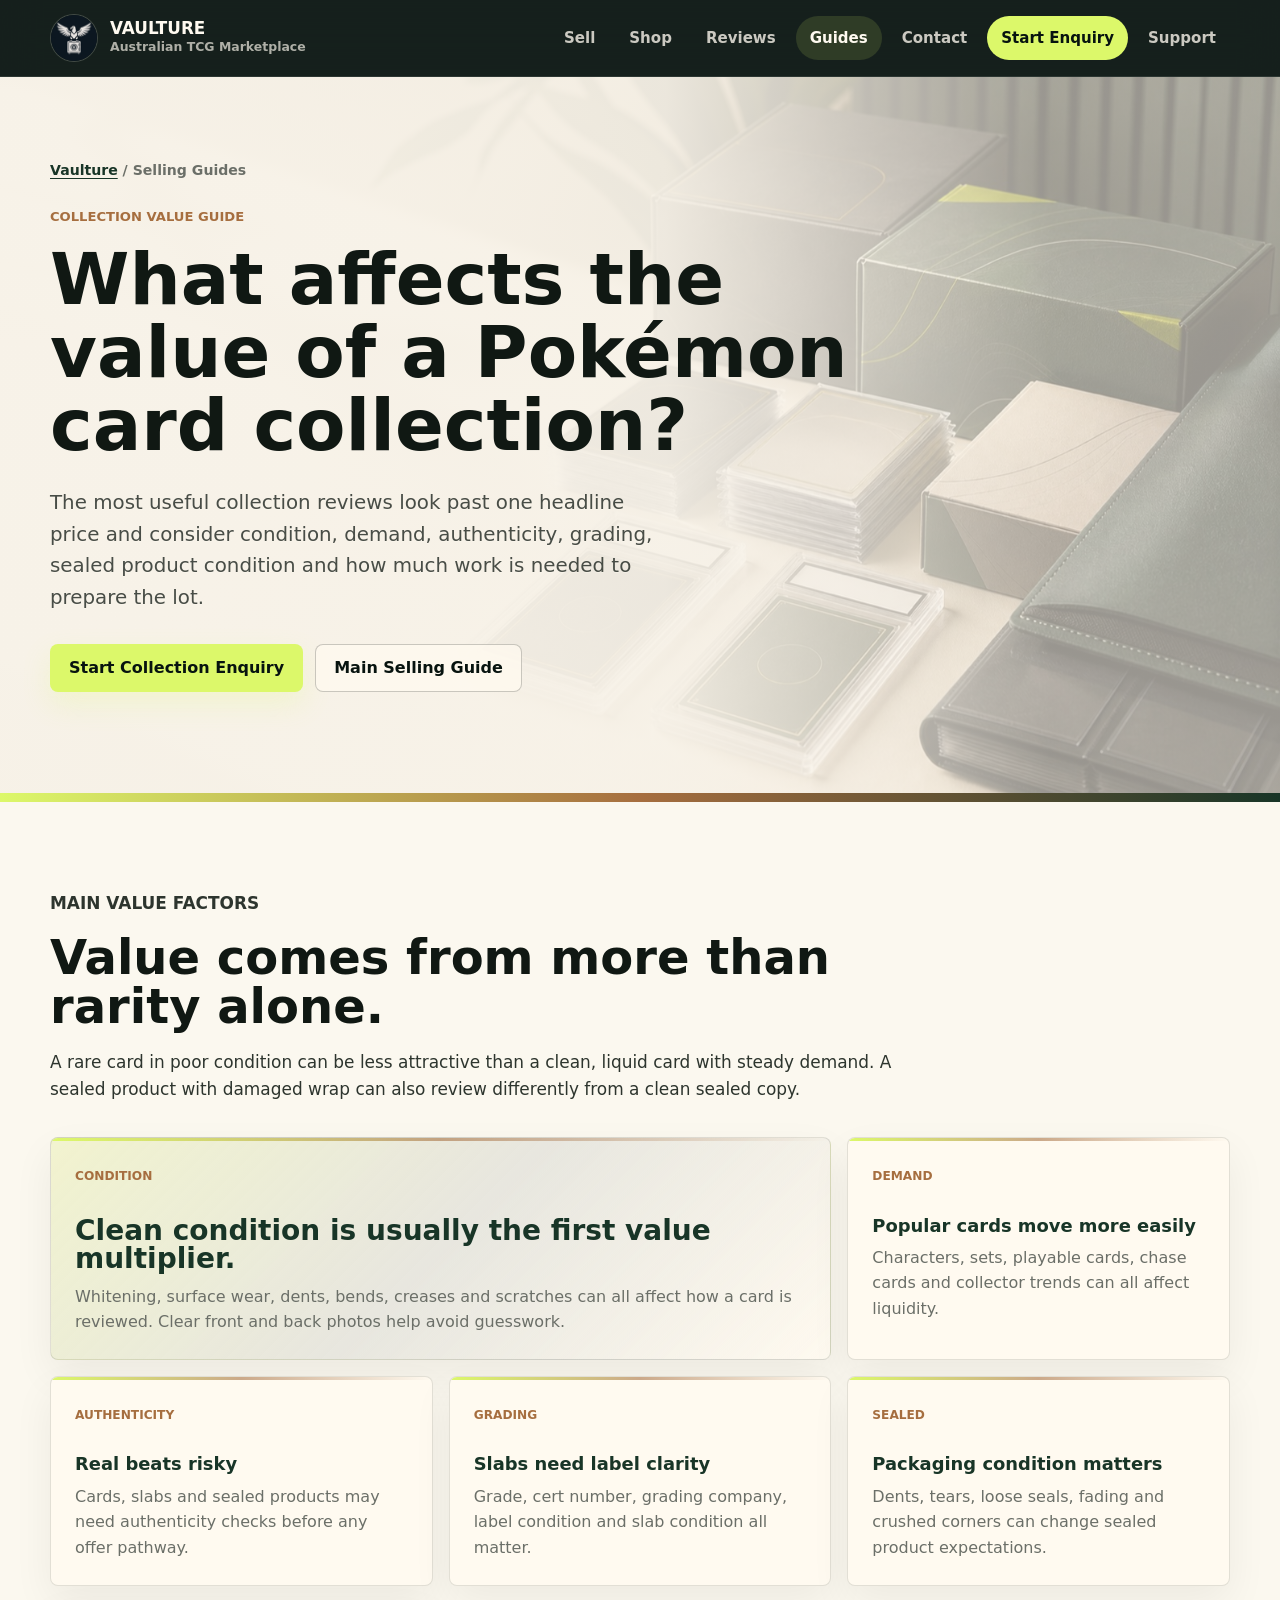
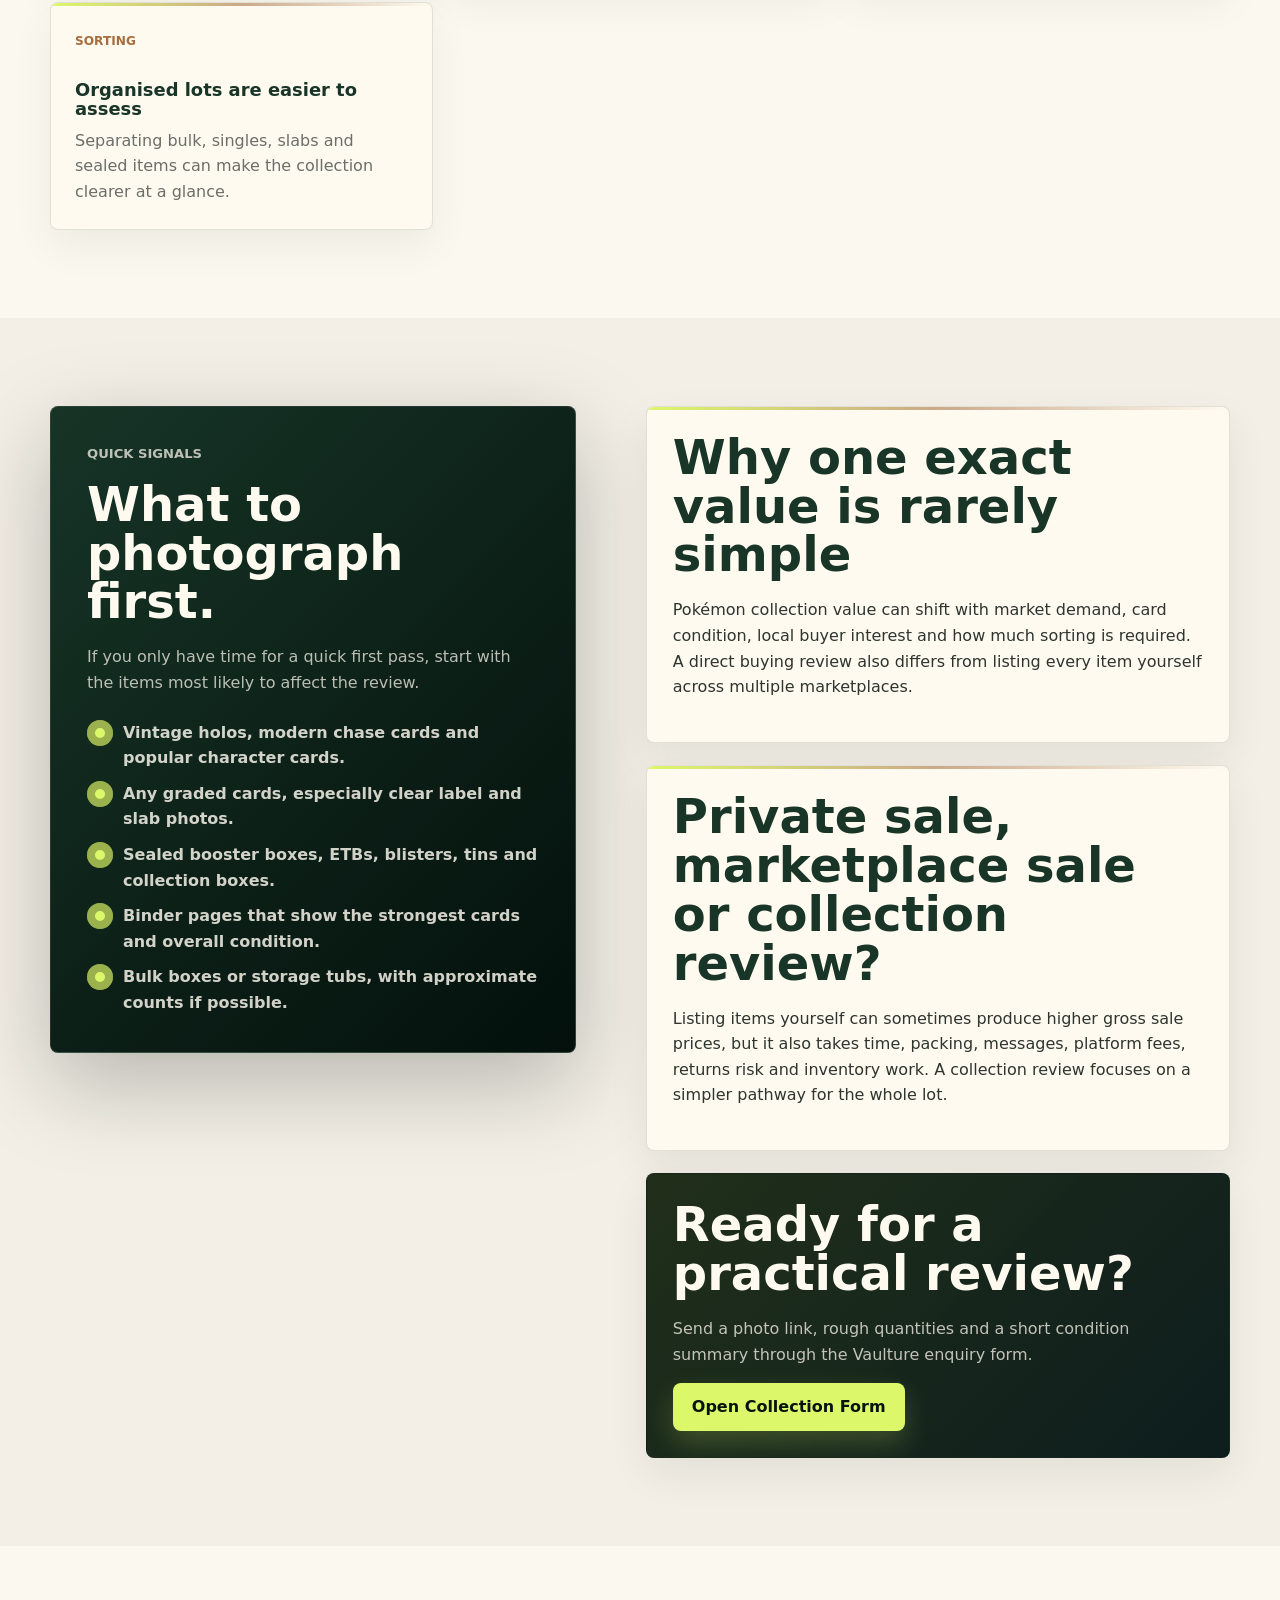
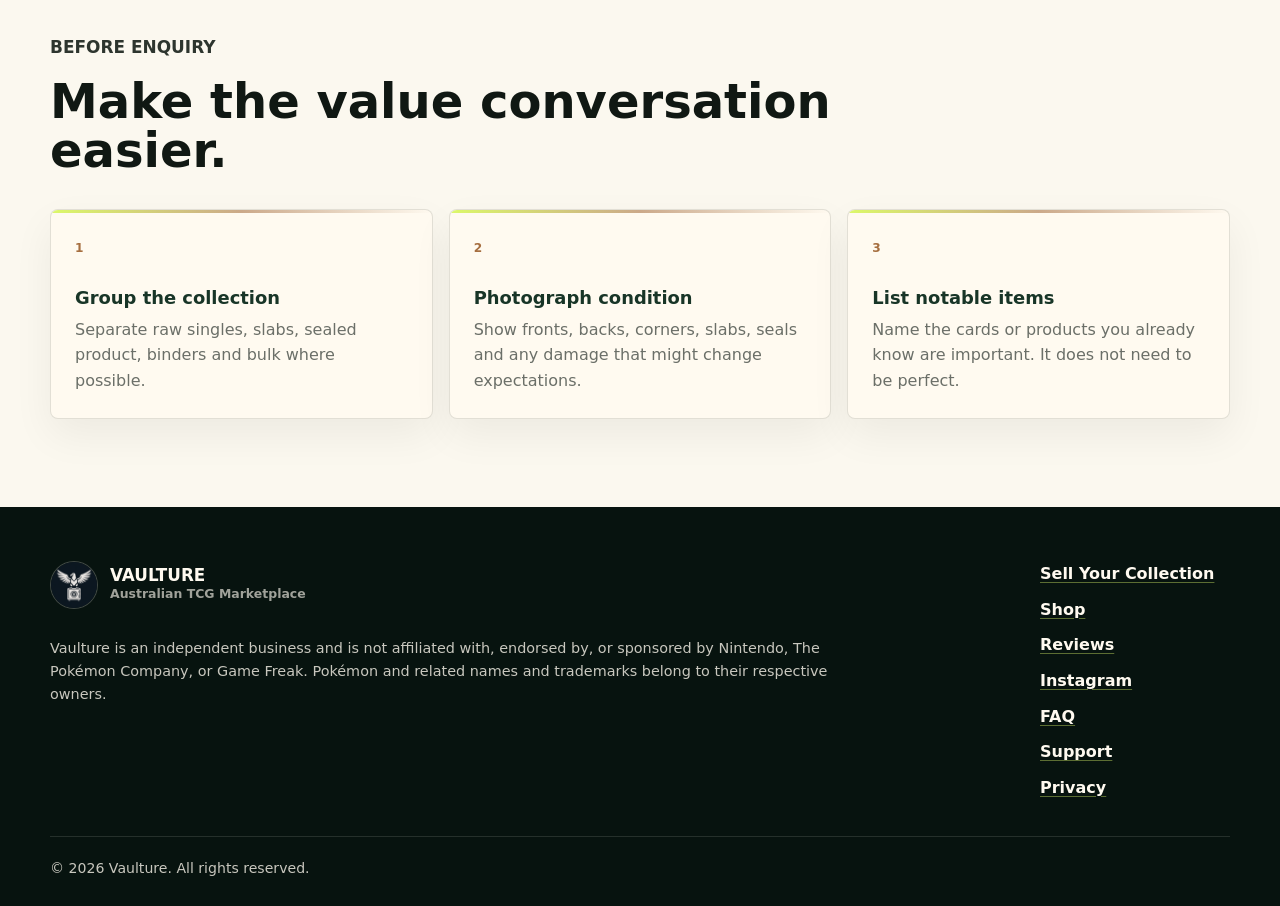
<file: collection-value-guide.html>
<!doctype html>
<html lang="en-AU">
  <head>
    <meta charset="utf-8">
    <meta name="viewport" content="width=device-width, initial-scale=1">
    <title>Pokémon Card Collection Value Guide | Vaulture</title>
    <meta
      name="description"
      content="Learn what affects Pokémon card collection value in Australia, including condition, rarity, grading, demand, sealed product condition and sorting."
    >
    <meta name="format-detection" content="telephone=no">
    <meta name="robots" content="index, follow, max-image-preview:large">
    <link rel="canonical" href="https://vaulture.com.au/collection-value-guide.html">
    <meta name="theme-color" content="#101813">

    <meta property="og:type" content="article">
    <meta property="og:locale" content="en_AU">
    <meta property="og:site_name" content="Vaulture">
    <meta property="og:title" content="Pokémon Card Collection Value Guide | Vaulture">
    <meta property="og:description" content="A practical Australian guide to what affects Pokémon card collection value before a sale enquiry.">
    <meta property="og:url" content="https://vaulture.com.au/collection-value-guide.html">
    <meta property="og:image" content="https://vaulture.com.au/assets/images/og-image.jpg">
    <meta name="twitter:card" content="summary_large_image">

    <link rel="icon" type="image/png" sizes="32x32" href="/assets/icons/favicon-solid-32.png">
    <link rel="icon" type="image/png" sizes="16x16" href="/assets/icons/favicon-solid-16.png">
    <link rel="icon" type="image/png" sizes="64x64" href="/assets/icons/favicon-solid-64.png">
    <link rel="shortcut icon" href="/favicon.ico">
    <link rel="apple-touch-icon" sizes="180x180" href="/assets/icons/apple-touch-icon-solid.png">
    <link rel="manifest" href="/site.webmanifest">
    <link rel="preload" as="image" href="assets/images/collection-hero.jpg" fetchpriority="high">
    <link rel="stylesheet" href="styles/main.css?v=20260811-growth-pages">

    <script type="application/ld+json">
      {
        "@context": "https://schema.org",
        "@graph": [
          {
            "@type": "Organization",
            "@id": "https://vaulture.com.au/#organization",
            "name": "Vaulture",
            "url": "https://vaulture.com.au/",
            "logo": "https://vaulture.com.au/assets/branding/vaulture-logo.png",
            "email": "hello@vaulture.com.au",
            "sameAs": [
              "https://www.whatnot.com/en-AU/user/vaulture",
              "https://www.ebay.com.au/usr/vaultureau",
              "https://www.instagram.com/vaulturetcg/"
            ],
            "areaServed": {
              "@type": "Country",
              "name": "Australia"
            }
          },
          {
            "@type": "Article",
            "@id": "https://vaulture.com.au/collection-value-guide.html#article",
            "headline": "Pokémon Card Collection Value Guide",
            "description": "A practical guide to the factors that affect Pokémon card collection value in Australia.",
            "author": {
              "@id": "https://vaulture.com.au/#organization"
            },
            "publisher": {
              "@id": "https://vaulture.com.au/#organization"
            },
            "mainEntityOfPage": "https://vaulture.com.au/collection-value-guide.html",
            "inLanguage": "en-AU"
          },
          {
            "@type": "BreadcrumbList",
            "@id": "https://vaulture.com.au/collection-value-guide.html#breadcrumb",
            "itemListElement": [
              {
                "@type": "ListItem",
                "position": 1,
                "name": "Vaulture",
                "item": "https://vaulture.com.au/"
              },
              {
                "@type": "ListItem",
                "position": 2,
                "name": "Collection Value Guide",
                "item": "https://vaulture.com.au/collection-value-guide.html"
              }
            ]
          }
        ]
      }
    </script>
  </head>
  <body>
    <a class="skip-link" href="#main">Skip to content</a>

    <header class="site-header" data-site-header>
      <div class="container header-inner">
        <a class="brand" href="index.html#home" aria-label="Vaulture home">
          <img src="assets/branding/vaulture-logo-mark.png" alt="" width="48" height="48">
          <span class="brand-copy">
            <span class="brand-name">Vaulture</span>
            <span class="brand-note">Australian TCG Marketplace</span>
          </span>
        </a>

        <button class="nav-toggle" type="button" aria-label="Open navigation" aria-expanded="false" aria-controls="primary-navigation" data-nav-toggle>
          <span></span>
          <span></span>
          <span></span>
        </button>

        <nav class="primary-nav" id="primary-navigation" aria-label="Primary navigation" data-primary-nav>
          <a href="index.html#sell">Sell</a>
          <a href="shop.html">Shop</a>
          <a href="index.html#feedback">Reviews</a>
          <a href="index.html#guides" aria-current="true">Guides</a>
          <a href="index.html#contact">Contact</a>
          <a class="nav-cta" href="sell-pokemon-cards.html">Start Enquiry</a>
          <a href="support.html">Support</a>
        </nav>
      </div>
    </header>

    <main id="main">
      <section class="seo-hero" aria-labelledby="value-title">
        <div class="container seo-hero-content">
          <p class="breadcrumb"><a href="index.html">Vaulture</a> / Selling Guides</p>
          <p class="eyebrow">Collection value guide</p>
          <h1 id="value-title">What affects the value of a Pokémon card collection?</h1>
          <p class="hero-lede">
            The most useful collection reviews look past one headline price and consider condition, demand,
            authenticity, grading, sealed product condition and how much work is needed to prepare the lot.
          </p>
          <div class="hero-actions">
            <a class="button button-primary" href="sell-pokemon-cards.html#collection-enquiry">Start Collection Enquiry</a>
            <a class="button button-secondary" href="sell-pokemon-cards-australia.html">Main Selling Guide</a>
          </div>
        </div>
      </section>

      <section class="section section-light">
        <div class="container">
          <div class="section-heading section-heading-wide">
            <p class="eyebrow">Main value factors</p>
            <h2>Value comes from more than rarity alone.</h2>
            <p>
              A rare card in poor condition can be less attractive than a clean, liquid card with steady demand.
              A sealed product with damaged wrap can also review differently from a clean sealed copy.
            </p>
          </div>

          <div class="value-factor-grid">
            <article class="value-factor-card value-factor-card-featured">
              <span>Condition</span>
              <h3>Clean condition is usually the first value multiplier.</h3>
              <p>
                Whitening, surface wear, dents, bends, creases and scratches can all affect how a card is reviewed.
                Clear front and back photos help avoid guesswork.
              </p>
            </article>
            <article class="value-factor-card">
              <span>Demand</span>
              <h3>Popular cards move more easily</h3>
              <p>Characters, sets, playable cards, chase cards and collector trends can all affect liquidity.</p>
            </article>
            <article class="value-factor-card">
              <span>Authenticity</span>
              <h3>Real beats risky</h3>
              <p>Cards, slabs and sealed products may need authenticity checks before any offer pathway.</p>
            </article>
            <article class="value-factor-card">
              <span>Grading</span>
              <h3>Slabs need label clarity</h3>
              <p>Grade, cert number, grading company, label condition and slab condition all matter.</p>
            </article>
            <article class="value-factor-card">
              <span>Sealed</span>
              <h3>Packaging condition matters</h3>
              <p>Dents, tears, loose seals, fading and crushed corners can change sealed product expectations.</p>
            </article>
            <article class="value-factor-card">
              <span>Sorting</span>
              <h3>Organised lots are easier to assess</h3>
              <p>Separating bulk, singles, slabs and sealed items can make the collection clearer at a glance.</p>
            </article>
          </div>
        </div>
      </section>

      <section class="section">
        <div class="container split-layout">
          <div class="value-signal-panel">
            <p class="eyebrow eyebrow-inverse">Quick signals</p>
            <h2>What to photograph first.</h2>
            <p>
              If you only have time for a quick first pass, start with the items most likely to affect the review.
            </p>
            <ul class="signal-list">
              <li>Vintage holos, modern chase cards and popular character cards.</li>
              <li>Any graded cards, especially clear label and slab photos.</li>
              <li>Sealed booster boxes, ETBs, blisters, tins and collection boxes.</li>
              <li>Binder pages that show the strongest cards and overall condition.</li>
              <li>Bulk boxes or storage tubs, with approximate counts if possible.</li>
            </ul>
          </div>

          <div class="guide-main">
            <article class="guide-panel">
              <h2>Why one exact value is rarely simple</h2>
              <p>
                Pokémon collection value can shift with market demand, card condition, local buyer interest and how
                much sorting is required. A direct buying review also differs from listing every item yourself across
                multiple marketplaces.
              </p>
            </article>
            <article class="guide-panel">
              <h2>Private sale, marketplace sale or collection review?</h2>
              <p>
                Listing items yourself can sometimes produce higher gross sale prices, but it also takes time,
                packing, messages, platform fees, returns risk and inventory work. A collection review focuses on a
                simpler pathway for the whole lot.
              </p>
            </article>
            <article class="guide-callout">
              <h2>Ready for a practical review?</h2>
              <p>Send a photo link, rough quantities and a short condition summary through the Vaulture enquiry form.</p>
              <a class="button button-primary" href="sell-pokemon-cards.html#collection-enquiry">Open Collection Form</a>
            </article>
          </div>
        </div>
      </section>

      <section class="section section-light" aria-labelledby="value-steps-title">
        <div class="container">
          <div class="section-heading section-heading-wide">
            <p class="eyebrow">Before enquiry</p>
            <h2 id="value-steps-title">Make the value conversation easier.</h2>
          </div>

          <div class="value-step-grid">
            <article class="value-step-card">
              <span>1</span>
              <h3>Group the collection</h3>
              <p>Separate raw singles, slabs, sealed product, binders and bulk where possible.</p>
            </article>
            <article class="value-step-card">
              <span>2</span>
              <h3>Photograph condition</h3>
              <p>Show fronts, backs, corners, slabs, seals and any damage that might change expectations.</p>
            </article>
            <article class="value-step-card">
              <span>3</span>
              <h3>List notable items</h3>
              <p>Name the cards or products you already know are important. It does not need to be perfect.</p>
            </article>
          </div>
        </div>
      </section>
    </main>

    <footer class="site-footer">
      <div class="container footer-grid">
        <div class="footer-brand">
          <a class="brand brand-footer" href="index.html#home" aria-label="Vaulture home">
            <img src="assets/branding/vaulture-logo-mark.png" alt="" width="44" height="44">
            <span class="brand-copy">
              <span class="brand-name">Vaulture</span>
              <span class="brand-note">Australian TCG Marketplace</span>
            </span>
          </a>
          <p>
            Vaulture is an independent business and is not affiliated with, endorsed by, or sponsored by Nintendo,
            The Pokémon Company, or Game Freak. Pokémon and related names and trademarks belong to their respective
            owners.
          </p>
        </div>
        <nav class="footer-nav" aria-label="Footer navigation">
          <a href="sell-pokemon-cards.html">Sell Your Collection</a>
          <a href="shop.html">Shop</a>
          <a href="index.html#feedback">Reviews</a>
          <a href="https://www.instagram.com/vaulturetcg/" target="_blank" rel="noopener noreferrer">Instagram</a>
          <a href="faq.html">FAQ</a>
          <a href="support.html">Support</a>
          <a href="privacy.html">Privacy</a>
        </nav>
      </div>
      <div class="container footer-bottom">
        <p>&copy; <span data-current-year>2026</span> Vaulture. All rights reserved.</p>
      </div>
    </footer>

    <script src="scripts/main.js?v=20260811-growth-pages" defer></script>
  </body>
</html>
</file>
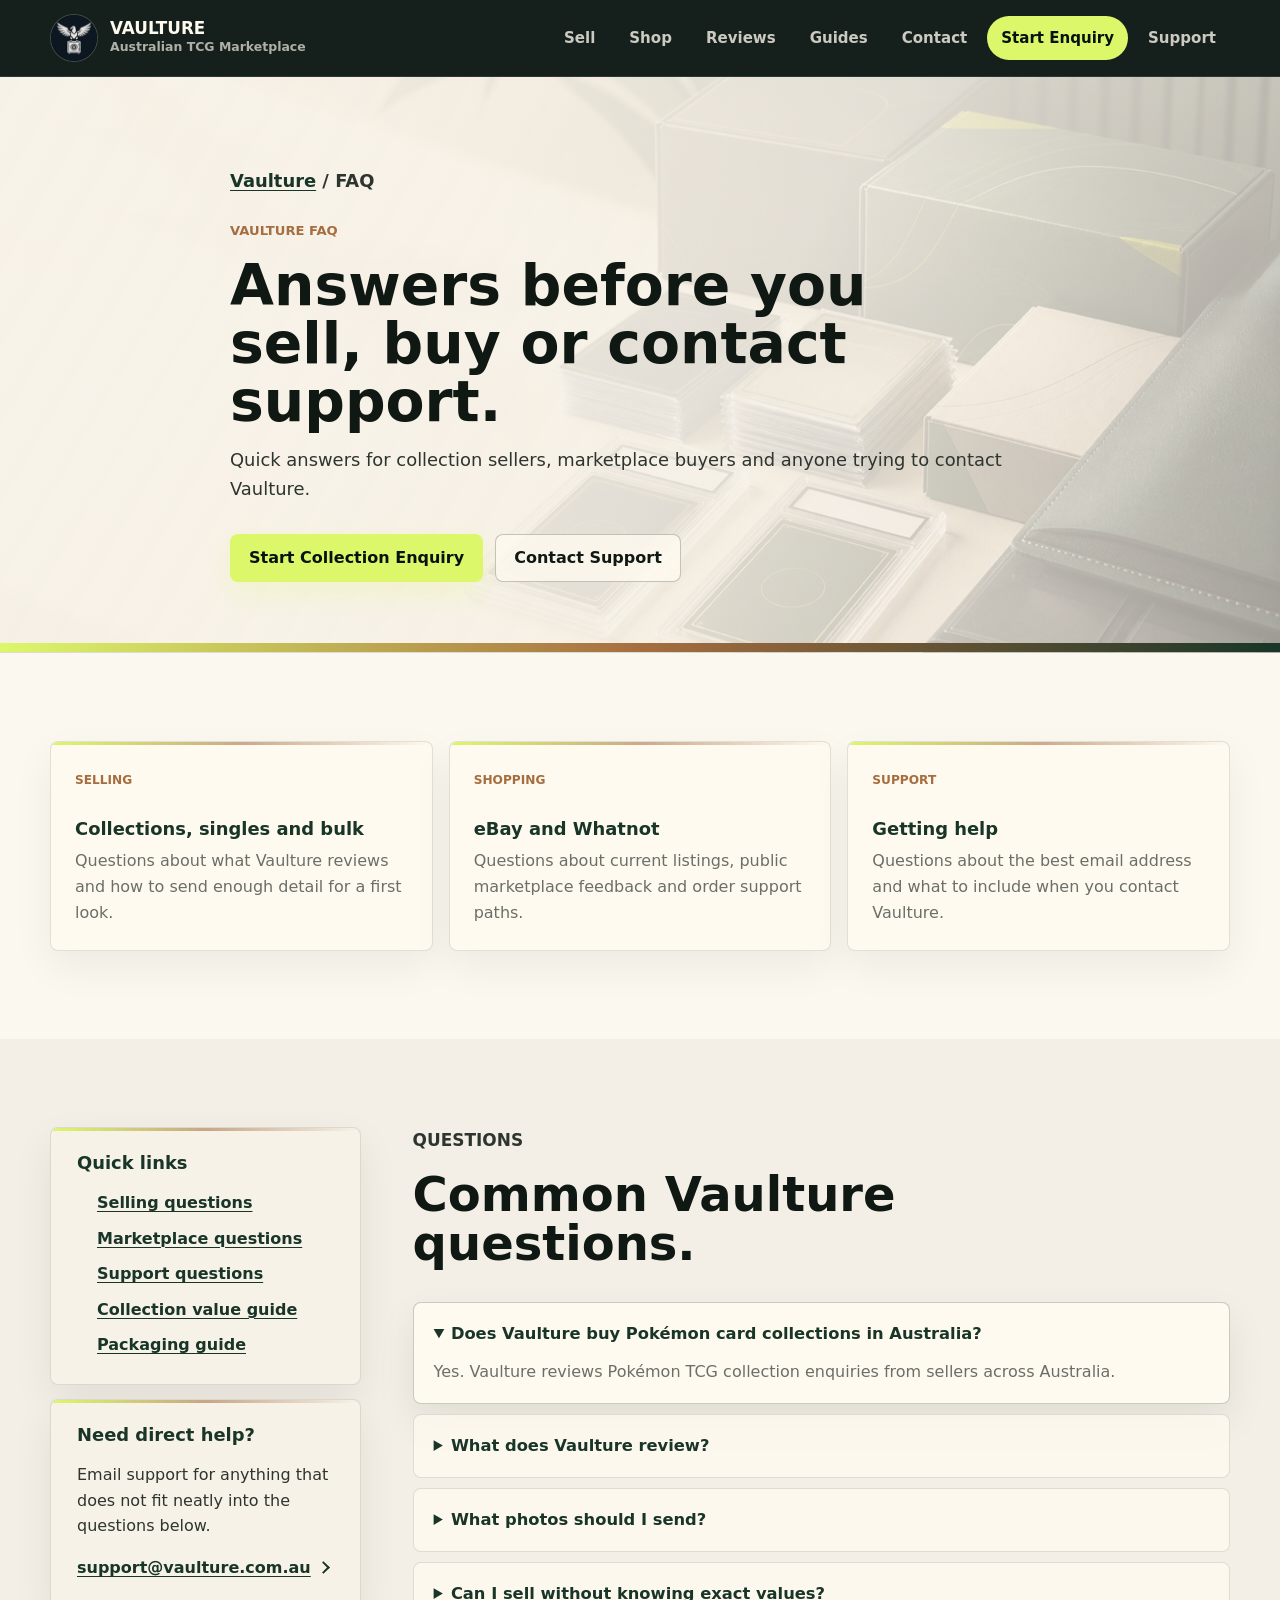
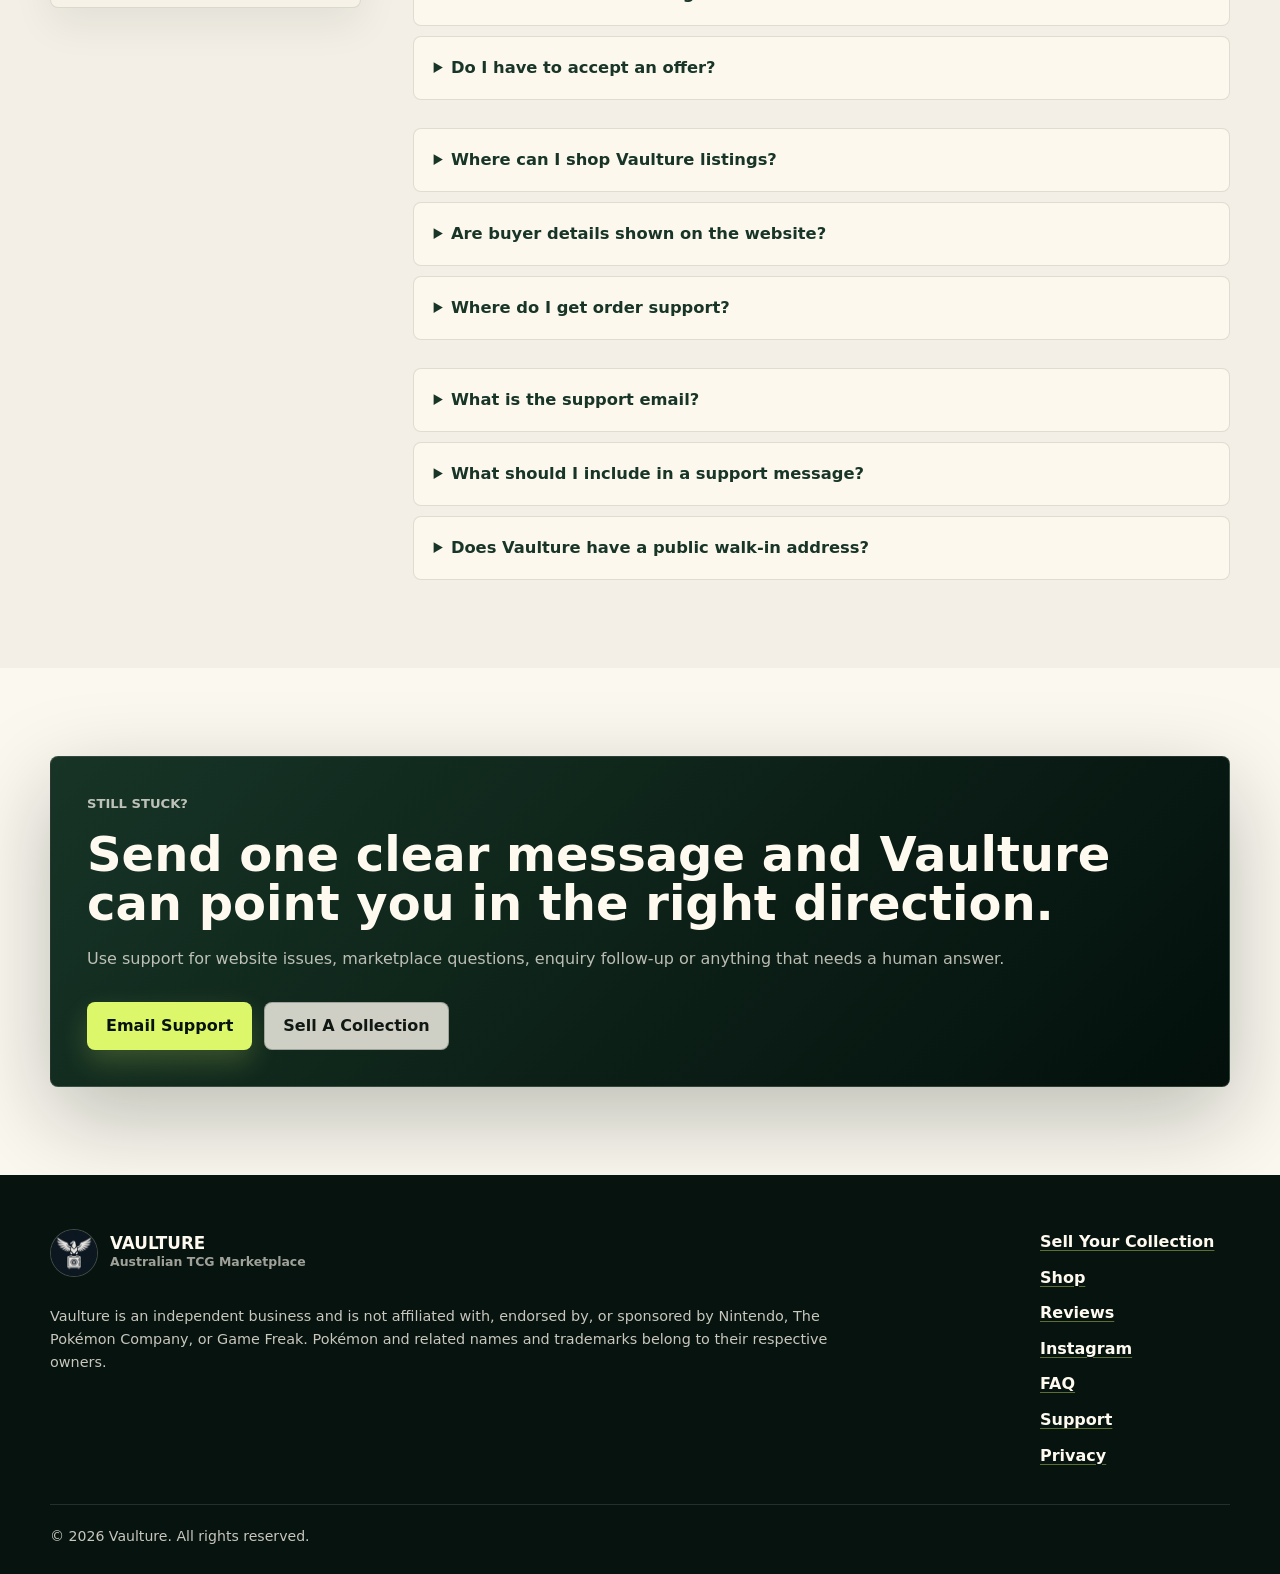
<file: faq.html>
<!doctype html>
<html lang="en-AU">
  <head>
    <meta charset="utf-8">
    <meta name="viewport" content="width=device-width, initial-scale=1">
    <title>Vaulture FAQ | Selling Pokémon Cards in Australia</title>
    <meta
      name="description"
      content="Answers to common Vaulture questions about selling Pokémon cards, collection enquiries, condition, photos, marketplace purchases and support."
    >
    <meta name="format-detection" content="telephone=no">
    <meta name="robots" content="index, follow, max-image-preview:large">
    <link rel="canonical" href="https://vaulture.com.au/faq.html">
    <meta name="theme-color" content="#101813">

    <meta property="og:type" content="website">
    <meta property="og:locale" content="en_AU">
    <meta property="og:site_name" content="Vaulture">
    <meta property="og:title" content="Vaulture FAQ | Selling Pokémon Cards in Australia">
    <meta property="og:description" content="Common questions about selling Pokémon cards, collection reviews and Vaulture marketplace support.">
    <meta property="og:url" content="https://vaulture.com.au/faq.html">
    <meta property="og:image" content="https://vaulture.com.au/assets/images/og-image.jpg">
    <meta name="twitter:card" content="summary_large_image">

    <link rel="icon" type="image/png" sizes="32x32" href="/assets/icons/favicon-solid-32.png">
    <link rel="icon" type="image/png" sizes="16x16" href="/assets/icons/favicon-solid-16.png">
    <link rel="icon" type="image/png" sizes="64x64" href="/assets/icons/favicon-solid-64.png">
    <link rel="shortcut icon" href="/favicon.ico">
    <link rel="apple-touch-icon" sizes="180x180" href="/assets/icons/apple-touch-icon-solid.png">
    <link rel="manifest" href="/site.webmanifest">
    <link rel="preload" as="image" href="assets/images/collection-hero.jpg" fetchpriority="high">
    <link rel="stylesheet" href="styles/main.css?v=20260811-growth-pages">

    <script type="application/ld+json">
      {
        "@context": "https://schema.org",
        "@graph": [
          {
            "@type": "Organization",
            "@id": "https://vaulture.com.au/#organization",
            "name": "Vaulture",
            "url": "https://vaulture.com.au/",
            "logo": "https://vaulture.com.au/assets/branding/vaulture-logo.png",
            "email": "support@vaulture.com.au",
            "sameAs": [
              "https://www.whatnot.com/en-AU/user/vaulture",
              "https://www.ebay.com.au/usr/vaultureau",
              "https://www.instagram.com/vaulturetcg/"
            ],
            "areaServed": {
              "@type": "Country",
              "name": "Australia"
            }
          },
          {
            "@type": "FAQPage",
            "@id": "https://vaulture.com.au/faq.html#faq",
            "mainEntity": [
              {
                "@type": "Question",
                "name": "Does Vaulture buy Pokémon card collections in Australia?",
                "acceptedAnswer": {
                  "@type": "Answer",
                  "text": "Yes. Vaulture reviews Pokémon TCG collection enquiries from sellers across Australia, including singles, binders, graded cards, sealed products, bulk and larger holdings."
                }
              },
              {
                "@type": "Question",
                "name": "What photos should I send?",
                "acceptedAnswer": {
                  "@type": "Answer",
                  "text": "Clear front and back photos of valuable cards, binder page photos, slab labels, sealed product corners and group photos are useful for a first review."
                }
              },
              {
                "@type": "Question",
                "name": "Do I have to accept an offer?",
                "acceptedAnswer": {
                  "@type": "Answer",
                  "text": "No. Submitting a collection enquiry does not commit you to selling or accepting a follow-up offer."
                }
              },
              {
                "@type": "Question",
                "name": "Does Vaulture sell through eBay and Whatnot?",
                "acceptedAnswer": {
                  "@type": "Answer",
                  "text": "Yes. Vaulture maintains public marketplace profiles on eBay and Whatnot for browsing listings and public buyer feedback."
                }
              },
              {
                "@type": "Question",
                "name": "Who do I contact for support?",
                "acceptedAnswer": {
                  "@type": "Answer",
                  "text": "Email support@vaulture.com.au for website help, marketplace questions, collection enquiry support or general help."
                }
              }
            ],
            "inLanguage": "en-AU"
          },
          {
            "@type": "BreadcrumbList",
            "@id": "https://vaulture.com.au/faq.html#breadcrumb",
            "itemListElement": [
              {
                "@type": "ListItem",
                "position": 1,
                "name": "Vaulture",
                "item": "https://vaulture.com.au/"
              },
              {
                "@type": "ListItem",
                "position": 2,
                "name": "FAQ",
                "item": "https://vaulture.com.au/faq.html"
              }
            ]
          }
        ]
      }
    </script>
  </head>
  <body>
    <a class="skip-link" href="#main">Skip to content</a>

    <header class="site-header" data-site-header>
      <div class="container header-inner">
        <a class="brand" href="index.html#home" aria-label="Vaulture home">
          <img src="assets/branding/vaulture-logo-mark.png" alt="" width="48" height="48">
          <span class="brand-copy">
            <span class="brand-name">Vaulture</span>
            <span class="brand-note">Australian TCG Marketplace</span>
          </span>
        </a>

        <button class="nav-toggle" type="button" aria-label="Open navigation" aria-expanded="false" aria-controls="primary-navigation" data-nav-toggle>
          <span></span>
          <span></span>
          <span></span>
        </button>

        <nav class="primary-nav" id="primary-navigation" aria-label="Primary navigation" data-primary-nav>
          <a href="index.html#sell">Sell</a>
          <a href="shop.html">Shop</a>
          <a href="index.html#feedback">Reviews</a>
          <a href="index.html#guides">Guides</a>
          <a href="index.html#contact">Contact</a>
          <a class="nav-cta" href="sell-pokemon-cards.html">Start Enquiry</a>
          <a href="support.html">Support</a>
        </nav>
      </div>
    </header>

    <main id="main">
      <section class="page-hero" aria-labelledby="faq-title">
        <div class="container narrow">
          <p class="breadcrumb"><a href="index.html">Vaulture</a> / FAQ</p>
          <p class="eyebrow">Vaulture FAQ</p>
          <h1 id="faq-title">Answers before you sell, buy or contact support.</h1>
          <p>
            Quick answers for collection sellers, marketplace buyers and anyone trying to contact Vaulture.
          </p>
          <div class="hero-actions">
            <a class="button button-primary" href="sell-pokemon-cards.html#collection-enquiry">Start Collection Enquiry</a>
            <a class="button button-secondary" href="support.html">Contact Support</a>
          </div>
        </div>
      </section>

      <section class="section section-light">
        <div class="container faq-topic-grid">
          <article class="faq-topic-card">
            <span>Selling</span>
            <h3>Collections, singles and bulk</h3>
            <p>Questions about what Vaulture reviews and how to send enough detail for a first look.</p>
          </article>
          <article class="faq-topic-card">
            <span>Shopping</span>
            <h3>eBay and Whatnot</h3>
            <p>Questions about current listings, public marketplace feedback and order support paths.</p>
          </article>
          <article class="faq-topic-card">
            <span>Support</span>
            <h3>Getting help</h3>
            <p>Questions about the best email address and what to include when you contact Vaulture.</p>
          </article>
        </div>
      </section>

      <section class="section" aria-labelledby="main-faq-title">
        <div class="container faq-page-layout">
          <aside class="faq-page-sidebar" aria-label="FAQ quick links">
            <div class="guide-sidebar-card">
              <h2>Quick links</h2>
              <ul class="guide-link-list">
                <li><a href="#selling-faq">Selling questions</a></li>
                <li><a href="#marketplace-faq">Marketplace questions</a></li>
                <li><a href="#support-faq">Support questions</a></li>
                <li><a href="collection-value-guide.html">Collection value guide</a></li>
                <li><a href="packaging-and-shipping.html">Packaging guide</a></li>
              </ul>
            </div>
            <div class="guide-sidebar-card">
              <h2>Need direct help?</h2>
              <p>Email support for anything that does not fit neatly into the questions below.</p>
              <a class="text-link" href="mailto:support@vaulture.com.au">support@vaulture.com.au</a>
            </div>
          </aside>

          <div>
            <div class="section-heading">
              <p class="eyebrow">Questions</p>
              <h2 id="main-faq-title">Common Vaulture questions.</h2>
            </div>

            <div class="faq-list" id="selling-faq">
              <details open>
                <summary>Does Vaulture buy Pokémon card collections in Australia?</summary>
                <p>Yes. Vaulture reviews Pokémon TCG collection enquiries from sellers across Australia.</p>
              </details>
              <details>
                <summary>What does Vaulture review?</summary>
                <p>Singles, binders, graded cards, sealed products, bulk, mixed lots and complete collections can all be included.</p>
              </details>
              <details>
                <summary>What photos should I send?</summary>
                <p>Send front and back photos of key cards, binder pages, slab labels, sealed product corners and group photos that show the size of the collection.</p>
              </details>
              <details>
                <summary>Can I sell without knowing exact values?</summary>
                <p>Yes. Clear photos, rough quantities and notable items are enough to begin a first review.</p>
              </details>
              <details>
                <summary>Do I have to accept an offer?</summary>
                <p>No. Submitting an enquiry does not commit you to selling or accepting any follow-up offer.</p>
              </details>
            </div>

            <div class="faq-list" id="marketplace-faq">
              <details>
                <summary>Where can I shop Vaulture listings?</summary>
                <p>Use the Vaulture shop page, eBay profile or Whatnot profile. Checkout stays on the marketplace where the item is listed.</p>
              </details>
              <details>
                <summary>Are buyer details shown on the website?</summary>
                <p>No. Recent activity and feedback sections avoid publishing buyer names, order IDs, addresses, prices or private account details.</p>
              </details>
              <details>
                <summary>Where do I get order support?</summary>
                <p>For an eBay or Whatnot purchase, start inside that marketplace so payment, shipping and order protections stay connected to the order.</p>
              </details>
            </div>

            <div class="faq-list" id="support-faq">
              <details>
                <summary>What is the support email?</summary>
                <p>Email <a href="mailto:support@vaulture.com.au">support@vaulture.com.au</a>.</p>
              </details>
              <details>
                <summary>What should I include in a support message?</summary>
                <p>Include your name, the page or marketplace involved, a short description of the issue and any useful screenshots or links.</p>
              </details>
              <details>
                <summary>Does Vaulture have a public walk-in address?</summary>
                <p>No walk-in retail address is currently published. Vaulture operates online nationwide in Australia.</p>
              </details>
            </div>
          </div>
        </div>
      </section>

      <section class="section section-light">
        <div class="container faq-contact-panel">
          <p class="eyebrow eyebrow-inverse">Still stuck?</p>
          <h2>Send one clear message and Vaulture can point you in the right direction.</h2>
          <p>
            Use support for website issues, marketplace questions, enquiry follow-up or anything that needs a human
            answer.
          </p>
          <div class="hero-actions">
            <a class="button button-primary" href="mailto:support@vaulture.com.au">Email Support</a>
            <a class="button button-secondary" href="sell-pokemon-cards.html">Sell A Collection</a>
          </div>
        </div>
      </section>
    </main>

    <footer class="site-footer">
      <div class="container footer-grid">
        <div class="footer-brand">
          <a class="brand brand-footer" href="index.html#home" aria-label="Vaulture home">
            <img src="assets/branding/vaulture-logo-mark.png" alt="" width="44" height="44">
            <span class="brand-copy">
              <span class="brand-name">Vaulture</span>
              <span class="brand-note">Australian TCG Marketplace</span>
            </span>
          </a>
          <p>
            Vaulture is an independent business and is not affiliated with, endorsed by, or sponsored by Nintendo,
            The Pokémon Company, or Game Freak. Pokémon and related names and trademarks belong to their respective
            owners.
          </p>
        </div>
        <nav class="footer-nav" aria-label="Footer navigation">
          <a href="sell-pokemon-cards.html">Sell Your Collection</a>
          <a href="shop.html">Shop</a>
          <a href="index.html#feedback">Reviews</a>
          <a href="https://www.instagram.com/vaulturetcg/" target="_blank" rel="noopener noreferrer">Instagram</a>
          <a href="faq.html">FAQ</a>
          <a href="support.html">Support</a>
          <a href="privacy.html">Privacy</a>
        </nav>
      </div>
      <div class="container footer-bottom">
        <p>&copy; <span data-current-year>2026</span> Vaulture. All rights reserved.</p>
      </div>
    </footer>

    <script src="scripts/main.js?v=20260811-growth-pages" defer></script>
  </body>
</html>
</file>
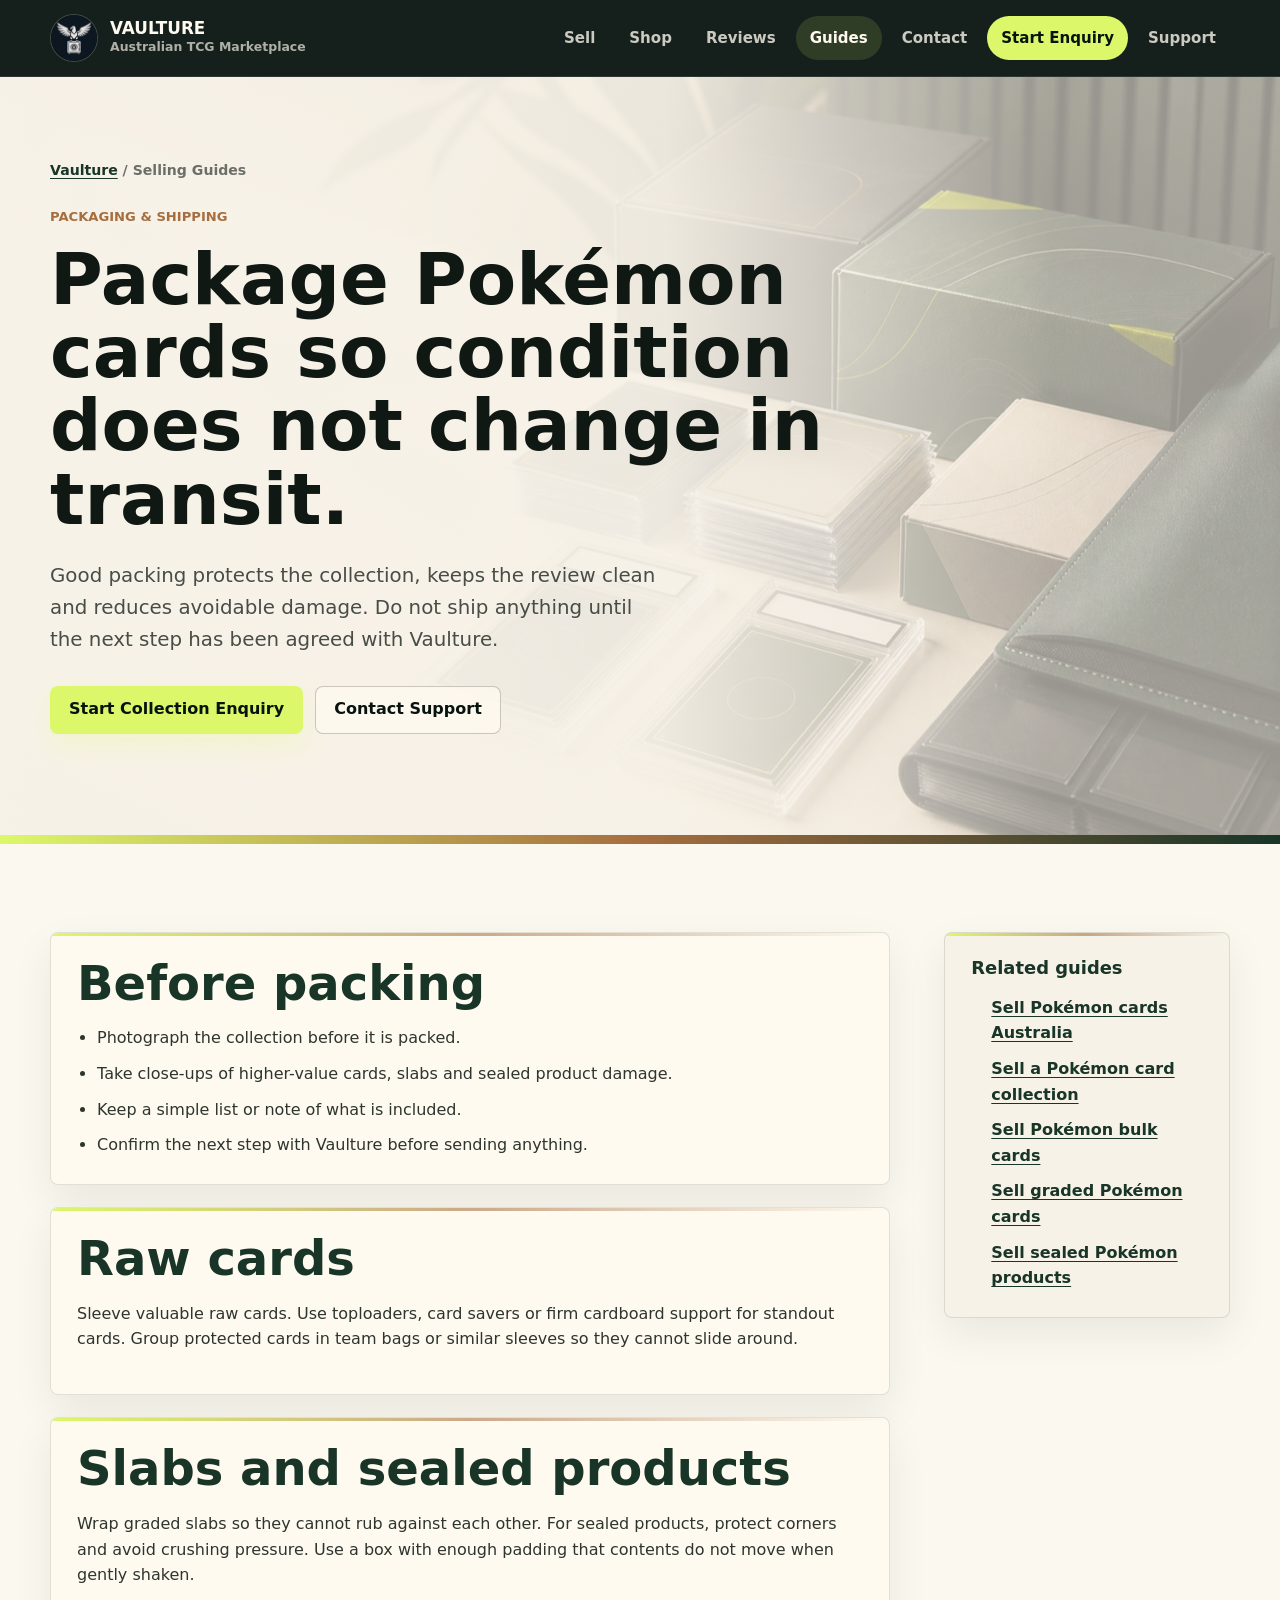
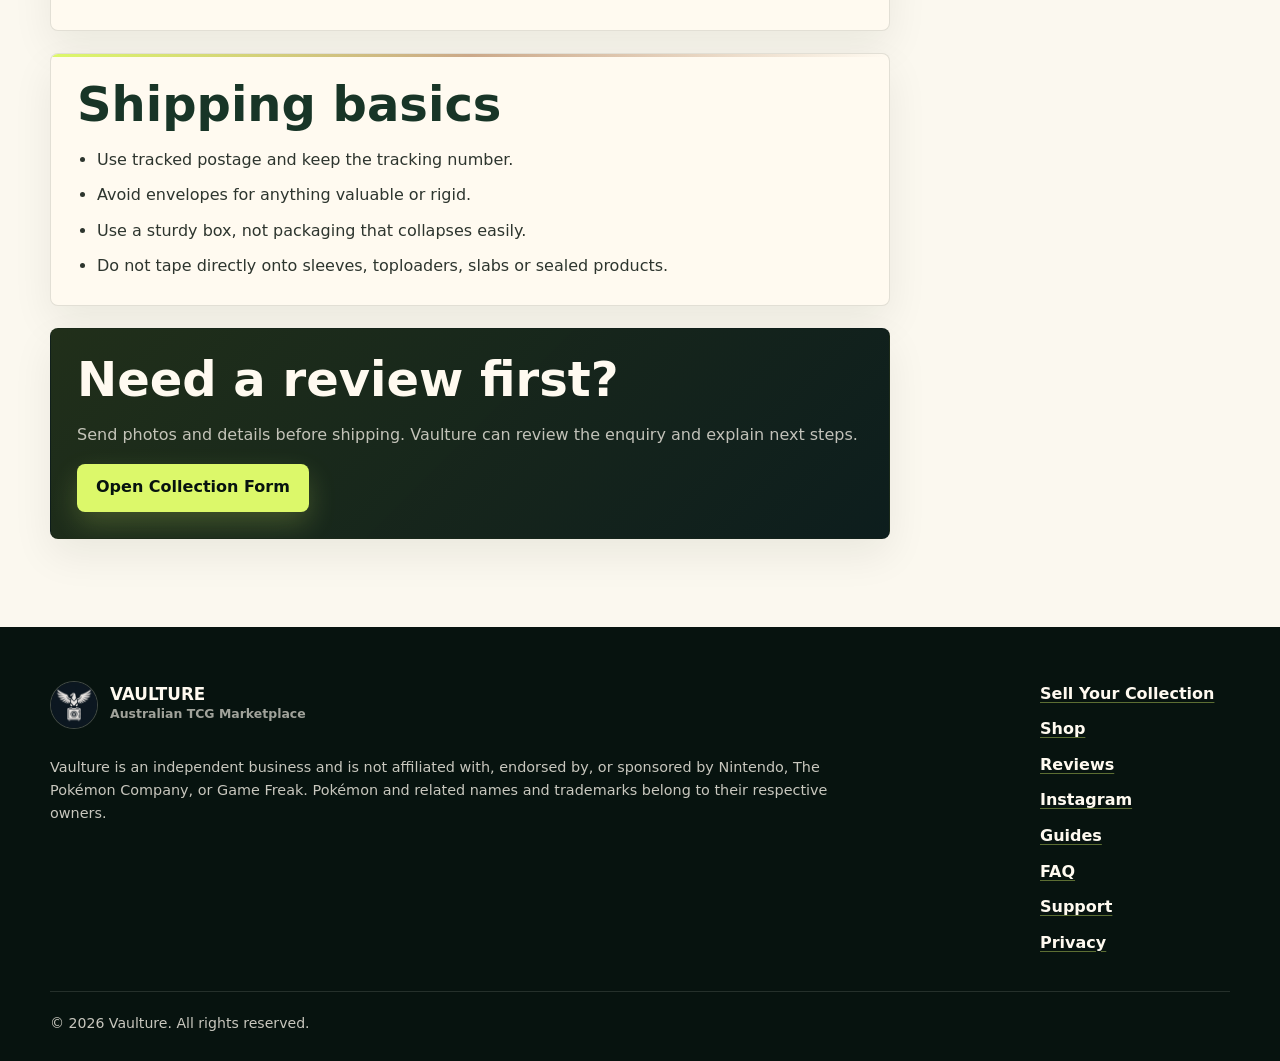
<file: packaging-and-shipping.html>
<!doctype html>
<html lang="en-AU">
  <head>
    <meta charset="utf-8">
    <meta name="viewport" content="width=device-width, initial-scale=1">
    <title>Pokémon Card Packaging &amp; Shipping Guide | Vaulture</title>
    <meta
      name="description"
      content="How to photograph, protect and organise Pokémon cards, slabs, sealed products and collections before shipping or handoff."
    >
    <meta name="format-detection" content="telephone=no">
    <meta name="robots" content="index, follow, max-image-preview:large">
    <link rel="canonical" href="https://vaulture.com.au/packaging-and-shipping.html">
    <meta name="theme-color" content="#101813">
    <meta property="og:type" content="article">
    <meta property="og:locale" content="en_AU">
    <meta property="og:site_name" content="Vaulture">
    <meta property="og:title" content="Pokémon Card Packaging &amp; Shipping Guide | Vaulture">
    <meta property="og:description" content="A practical packing guide for Pokémon cards, slabs, sealed products and collections.">
    <meta property="og:url" content="https://vaulture.com.au/packaging-and-shipping.html">
    <meta property="og:image" content="https://vaulture.com.au/assets/images/og-image.jpg">
    <meta name="twitter:card" content="summary_large_image">
    <link rel="icon" type="image/png" sizes="32x32" href="/assets/icons/favicon-solid-32.png">
    <link rel="icon" type="image/png" sizes="16x16" href="/assets/icons/favicon-solid-16.png">
    <link rel="icon" type="image/png" sizes="64x64" href="/assets/icons/favicon-solid-64.png">
    <link rel="shortcut icon" href="/favicon.ico">
    <link rel="apple-touch-icon" sizes="180x180" href="/assets/icons/apple-touch-icon-solid.png">
    <link rel="manifest" href="/site.webmanifest">
    <link rel="preload" as="image" href="assets/images/collection-hero.jpg" fetchpriority="high">
    <link rel="stylesheet" href="styles/main.css?v=20260811-growth-pages">
    <script type="application/ld+json">
      {
        "@context": "https://schema.org",
        "@type": "HowTo",
        "name": "How to package Pokémon cards for shipping",
        "description": "A practical guide for photographing, protecting and organising Pokémon cards before shipping.",
        "step": [
          {
            "@type": "HowToStep",
            "name": "Photograph the collection",
            "text": "Take clear photos before packing, including condition issues and the overall lot."
          },
          {
            "@type": "HowToStep",
            "name": "Protect individual cards",
            "text": "Sleeve valuable cards and use rigid protection such as toploaders, card savers or cardboard support."
          },
          {
            "@type": "HowToStep",
            "name": "Immobilise the contents",
            "text": "Use team bags, cardboard, bubble wrap and a sturdy box so the contents do not move in transit."
          },
          {
            "@type": "HowToStep",
            "name": "Use tracked shipping",
            "text": "Use tracked postage and keep the tracking information until the delivery is complete."
          }
        ],
        "inLanguage": "en-AU"
      }
    </script>
  </head>
  <body>
    <a class="skip-link" href="#main">Skip to content</a>
    <header class="site-header" data-site-header>
      <div class="container header-inner">
        <a class="brand" href="index.html#home" aria-label="Vaulture home">
          <img src="assets/branding/vaulture-logo-mark.png" alt="" width="48" height="48">
          <span class="brand-copy"><span class="brand-name">Vaulture</span><span class="brand-note">Australian TCG Marketplace</span></span>
        </a>
        <button class="nav-toggle" type="button" aria-label="Open navigation" aria-expanded="false" aria-controls="primary-navigation" data-nav-toggle><span></span><span></span><span></span></button>
        <nav class="primary-nav" id="primary-navigation" aria-label="Primary navigation" data-primary-nav>
          <a href="index.html#sell">Sell</a>
          <a href="shop.html">Shop</a>
          <a href="index.html#feedback">Reviews</a>
          <a href="index.html#guides" aria-current="true">Guides</a>
          <a href="index.html#contact">Contact</a>
          <a class="nav-cta" href="sell-pokemon-cards.html">Start Enquiry</a>
          <a href="support.html">Support</a>
        </nav>
      </div>
    </header>

    <main id="main">
      <section class="seo-hero" aria-labelledby="guide-title">
        <div class="container seo-hero-content">
          <p class="breadcrumb"><a href="index.html">Vaulture</a> / Selling Guides</p>
          <p class="eyebrow">Packaging &amp; Shipping</p>
          <h1 id="guide-title">Package Pokémon cards so condition does not change in transit.</h1>
          <p class="hero-lede">
            Good packing protects the collection, keeps the review clean and reduces avoidable damage. Do not ship
            anything until the next step has been agreed with Vaulture.
          </p>
          <div class="hero-actions">
            <a class="button button-primary" href="sell-pokemon-cards.html#collection-enquiry">Start Collection Enquiry</a>
            <a class="button button-secondary" href="support.html">Contact Support</a>
          </div>
        </div>
      </section>

      <section class="section section-light">
        <div class="container guide-layout">
          <div class="guide-main">
            <article class="guide-panel">
              <h2>Before packing</h2>
              <ul>
                <li>Photograph the collection before it is packed.</li>
                <li>Take close-ups of higher-value cards, slabs and sealed product damage.</li>
                <li>Keep a simple list or note of what is included.</li>
                <li>Confirm the next step with Vaulture before sending anything.</li>
              </ul>
            </article>
            <article class="guide-panel">
              <h2>Raw cards</h2>
              <p>
                Sleeve valuable raw cards. Use toploaders, card savers or firm cardboard support for standout cards.
                Group protected cards in team bags or similar sleeves so they cannot slide around.
              </p>
            </article>
            <article class="guide-panel">
              <h2>Slabs and sealed products</h2>
              <p>
                Wrap graded slabs so they cannot rub against each other. For sealed products, protect corners and
                avoid crushing pressure. Use a box with enough padding that contents do not move when gently shaken.
              </p>
            </article>
            <article class="guide-panel">
              <h2>Shipping basics</h2>
              <ul>
                <li>Use tracked postage and keep the tracking number.</li>
                <li>Avoid envelopes for anything valuable or rigid.</li>
                <li>Use a sturdy box, not packaging that collapses easily.</li>
                <li>Do not tape directly onto sleeves, toploaders, slabs or sealed products.</li>
              </ul>
            </article>
            <article class="guide-callout">
              <h2>Need a review first?</h2>
              <p>Send photos and details before shipping. Vaulture can review the enquiry and explain next steps.</p>
              <a class="button button-primary" href="sell-pokemon-cards.html#collection-enquiry">Open Collection Form</a>
            </article>
          </div>
          <aside class="guide-sidebar" aria-label="Related selling guides">
            <div class="guide-sidebar-card">
              <h2>Related guides</h2>
              <ul class="guide-link-list">
                <li><a href="sell-pokemon-cards-australia.html">Sell Pokémon cards Australia</a></li>
                <li><a href="sell-pokemon-card-collection.html">Sell a Pokémon card collection</a></li>
                <li><a href="sell-pokemon-bulk-cards.html">Sell Pokémon bulk cards</a></li>
                <li><a href="sell-graded-pokemon-cards.html">Sell graded Pokémon cards</a></li>
                <li><a href="sell-sealed-pokemon-products.html">Sell sealed Pokémon products</a></li>
              </ul>
            </div>
          </aside>
        </div>
      </section>
    </main>

    <footer class="site-footer">
      <div class="container footer-grid">
        <div class="footer-brand">
          <a class="brand brand-footer" href="index.html#home" aria-label="Vaulture home">
            <img src="assets/branding/vaulture-logo-mark.png" alt="" width="44" height="44">
            <span class="brand-copy"><span class="brand-name">Vaulture</span><span class="brand-note">Australian TCG Marketplace</span></span>
          </a>
          <p>Vaulture is an independent business and is not affiliated with, endorsed by, or sponsored by Nintendo, The Pokémon Company, or Game Freak. Pokémon and related names and trademarks belong to their respective owners.</p>
        </div>
        <nav class="footer-nav" aria-label="Footer navigation">
          <a href="sell-pokemon-cards.html">Sell Your Collection</a>
          <a href="shop.html">Shop</a>
          <a href="index.html#feedback">Reviews</a>
          <a href="https://www.instagram.com/vaulturetcg/" target="_blank" rel="noopener noreferrer">Instagram</a>
          <a href="index.html#guides">Guides</a>
          <a href="faq.html">FAQ</a>
          <a href="support.html">Support</a>
          <a href="privacy.html">Privacy</a>
        </nav>
      </div>
      <div class="container footer-bottom"><p>&copy; <span data-current-year>2026</span> Vaulture. All rights reserved.</p></div>
    </footer>
    <script src="scripts/main.js?v=20260811-growth-pages" defer></script>
  </body>
</html>
</file>
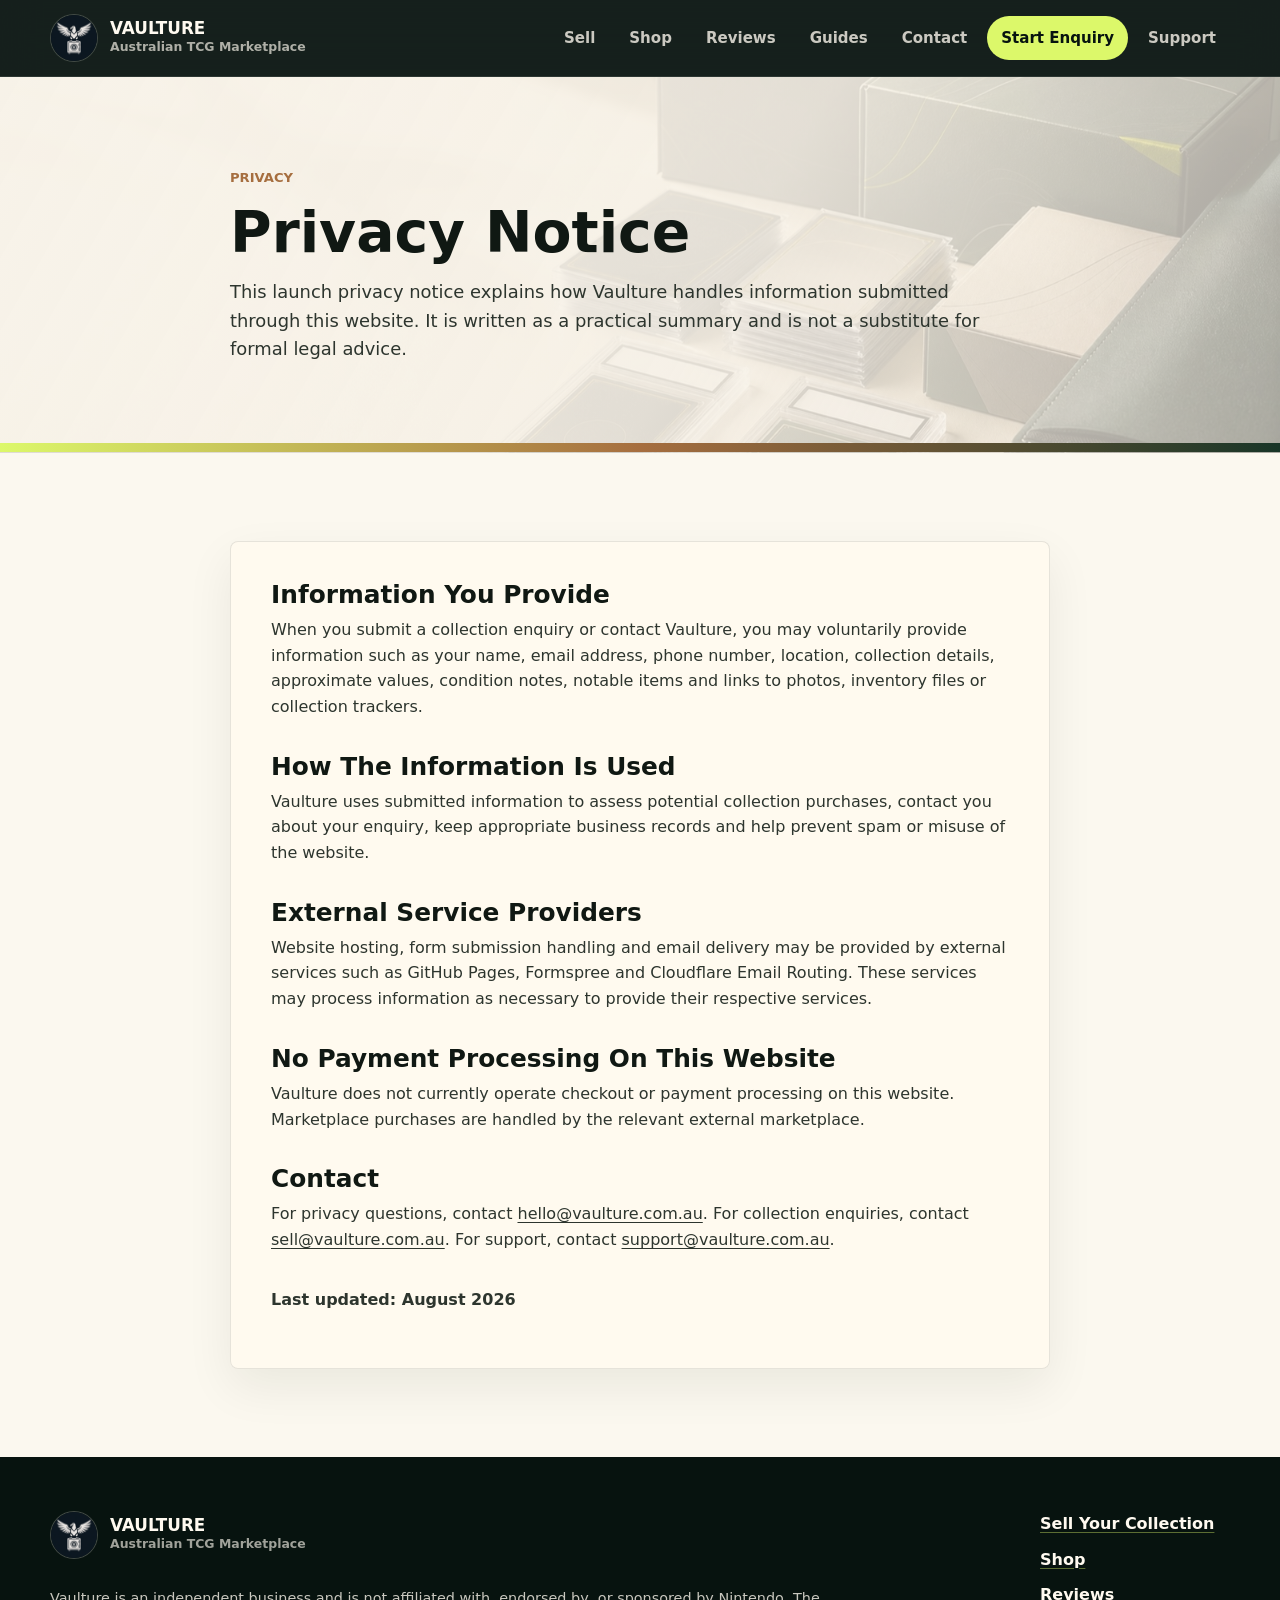
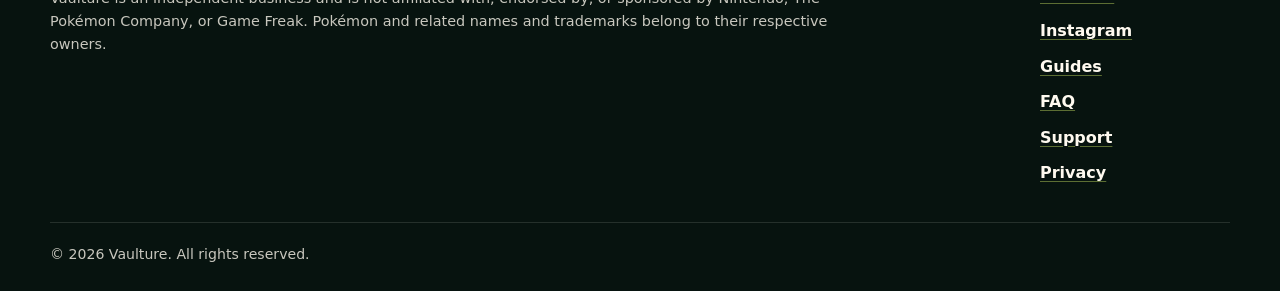
<file: privacy.html>
<!doctype html>
<html lang="en-AU">
  <head>
    <meta charset="utf-8">
    <meta name="viewport" content="width=device-width, initial-scale=1">
    <title>Privacy | Vaulture</title>
    <meta
      name="description"
      content="Vaulture privacy notice for collection enquiries and website contact information."
    >
    <link rel="canonical" href="https://vaulture.com.au/privacy.html">
    <meta name="theme-color" content="#101813">
    <meta property="og:type" content="website">
    <meta property="og:site_name" content="Vaulture">
    <meta property="og:title" content="Privacy | Vaulture">
    <meta property="og:description" content="How Vaulture handles information submitted through the website.">
    <meta property="og:url" content="https://vaulture.com.au/privacy.html">
    <meta property="og:image" content="https://vaulture.com.au/assets/images/og-image.jpg">
    <meta property="og:image:width" content="1200">
    <meta property="og:image:height" content="630">
    <meta property="og:image:alt" content="Premium trading card collection with sleeved cards, slabs and sealed boxes.">
    <meta name="twitter:card" content="summary_large_image">
    <link rel="icon" type="image/png" sizes="32x32" href="/assets/icons/favicon-solid-32.png">
    <link rel="icon" type="image/png" sizes="16x16" href="/assets/icons/favicon-solid-16.png">
    <link rel="icon" type="image/png" sizes="64x64" href="/assets/icons/favicon-solid-64.png">
    <link rel="shortcut icon" href="/favicon.ico">
    <link rel="apple-touch-icon" sizes="180x180" href="/assets/icons/apple-touch-icon-solid.png">
    <link rel="manifest" href="/site.webmanifest">
    <link rel="stylesheet" href="styles/main.css?v=20260811-growth-pages">
  </head>
  <body>
    <a class="skip-link" href="#main">Skip to content</a>

    <header class="site-header" data-site-header>
      <div class="container header-inner">
        <a class="brand" href="index.html#home" aria-label="Vaulture home">
          <img src="assets/branding/vaulture-logo-mark.png" alt="" width="48" height="48">
          <span class="brand-copy">
            <span class="brand-name">Vaulture</span>
            <span class="brand-note">Australian TCG Marketplace</span>
          </span>
        </a>

        <button
          class="nav-toggle"
          type="button"
          aria-label="Open navigation"
          aria-expanded="false"
          aria-controls="primary-navigation"
          data-nav-toggle
        >
          <span></span>
          <span></span>
          <span></span>
        </button>

        <nav class="primary-nav" id="primary-navigation" aria-label="Primary navigation" data-primary-nav>
          <a href="index.html#sell">Sell</a>
          <a href="shop.html">Shop</a>
          <a href="index.html#feedback">Reviews</a>
          <a href="index.html#guides">Guides</a>
          <a href="index.html#contact">Contact</a>
          <a class="nav-cta" href="sell-pokemon-cards.html">Start Enquiry</a>
          <a href="support.html">Support</a>
        </nav>
      </div>
    </header>

    <main id="main">
      <section class="page-hero">
        <div class="container narrow">
          <p class="eyebrow">Privacy</p>
          <h1>Privacy Notice</h1>
          <p>
            This launch privacy notice explains how Vaulture handles information submitted through this website.
            It is written as a practical summary and is not a substitute for formal legal advice.
          </p>
        </div>
      </section>

      <section class="section section-light">
        <div class="container narrow prose">
          <h2>Information You Provide</h2>
          <p>
            When you submit a collection enquiry or contact Vaulture, you may voluntarily provide information such
            as your name, email address, phone number, location, collection details, approximate values, condition
            notes, notable items and links to photos, inventory files or collection trackers.
          </p>

          <h2>How The Information Is Used</h2>
          <p>
            Vaulture uses submitted information to assess potential collection purchases, contact you about your
            enquiry, keep appropriate business records and help prevent spam or misuse of the website.
          </p>

          <h2>External Service Providers</h2>
          <p>
            Website hosting, form submission handling and email delivery may be provided by external services such
            as GitHub Pages, Formspree and Cloudflare Email Routing. These services may process information as
            necessary to provide their respective services.
          </p>

          <h2>No Payment Processing On This Website</h2>
          <p>
            Vaulture does not currently operate checkout or payment processing on this website. Marketplace
            purchases are handled by the relevant external marketplace.
          </p>

          <h2>Contact</h2>
          <p>
            For privacy questions, contact <a href="mailto:hello@vaulture.com.au">hello@vaulture.com.au</a>.
            For collection enquiries, contact <a href="mailto:sell@vaulture.com.au">sell@vaulture.com.au</a>.
            For support, contact <a href="mailto:support@vaulture.com.au">support@vaulture.com.au</a>.
          </p>

          <p class="privacy-date">Last updated: August 2026</p>
        </div>
      </section>
    </main>

    <footer class="site-footer">
      <div class="container footer-grid">
        <div class="footer-brand">
          <a class="brand brand-footer" href="index.html#home" aria-label="Vaulture home">
            <img src="assets/branding/vaulture-logo-mark.png" alt="" width="44" height="44">
            <span class="brand-copy">
              <span class="brand-name">Vaulture</span>
              <span class="brand-note">Australian TCG Marketplace</span>
            </span>
          </a>
          <p>
            Vaulture is an independent business and is not affiliated with, endorsed by, or sponsored by Nintendo,
            The Pokémon Company, or Game Freak. Pokémon and related names and trademarks belong to their respective
            owners.
          </p>
        </div>
        <nav class="footer-nav" aria-label="Footer navigation">
          <a href="sell-pokemon-cards.html">Sell Your Collection</a>
          <a href="shop.html">Shop</a>
          <a href="index.html#feedback">Reviews</a>
          <a href="https://www.instagram.com/vaulturetcg/" target="_blank" rel="noopener noreferrer">Instagram</a>
          <a href="index.html#guides">Guides</a>
          <a href="faq.html">FAQ</a>
          <a href="support.html">Support</a>
          <a href="privacy.html">Privacy</a>
        </nav>
      </div>
      <div class="container footer-bottom">
        <p>&copy; <span data-current-year>2026</span> Vaulture. All rights reserved.</p>
      </div>
    </footer>

    <script src="scripts/main.js?v=20260811-growth-pages" defer></script>
  </body>
</html>
</file>
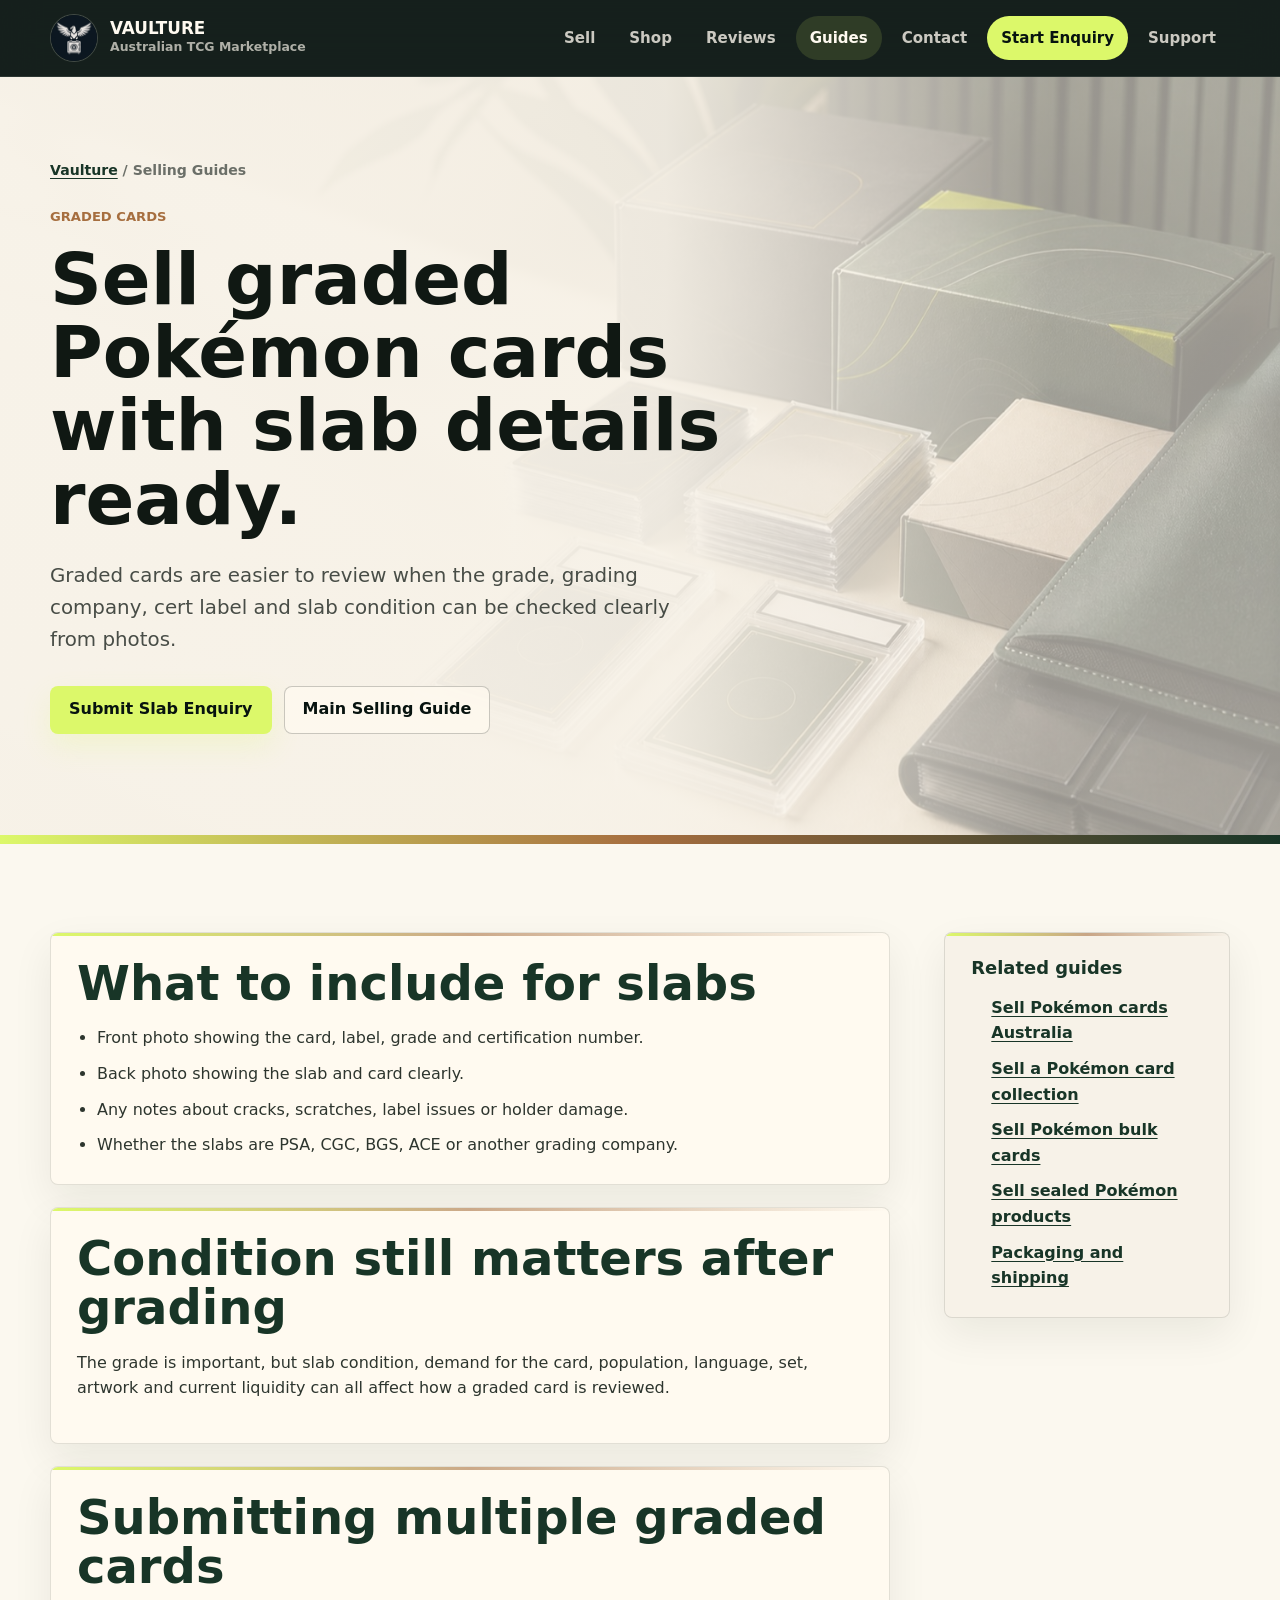
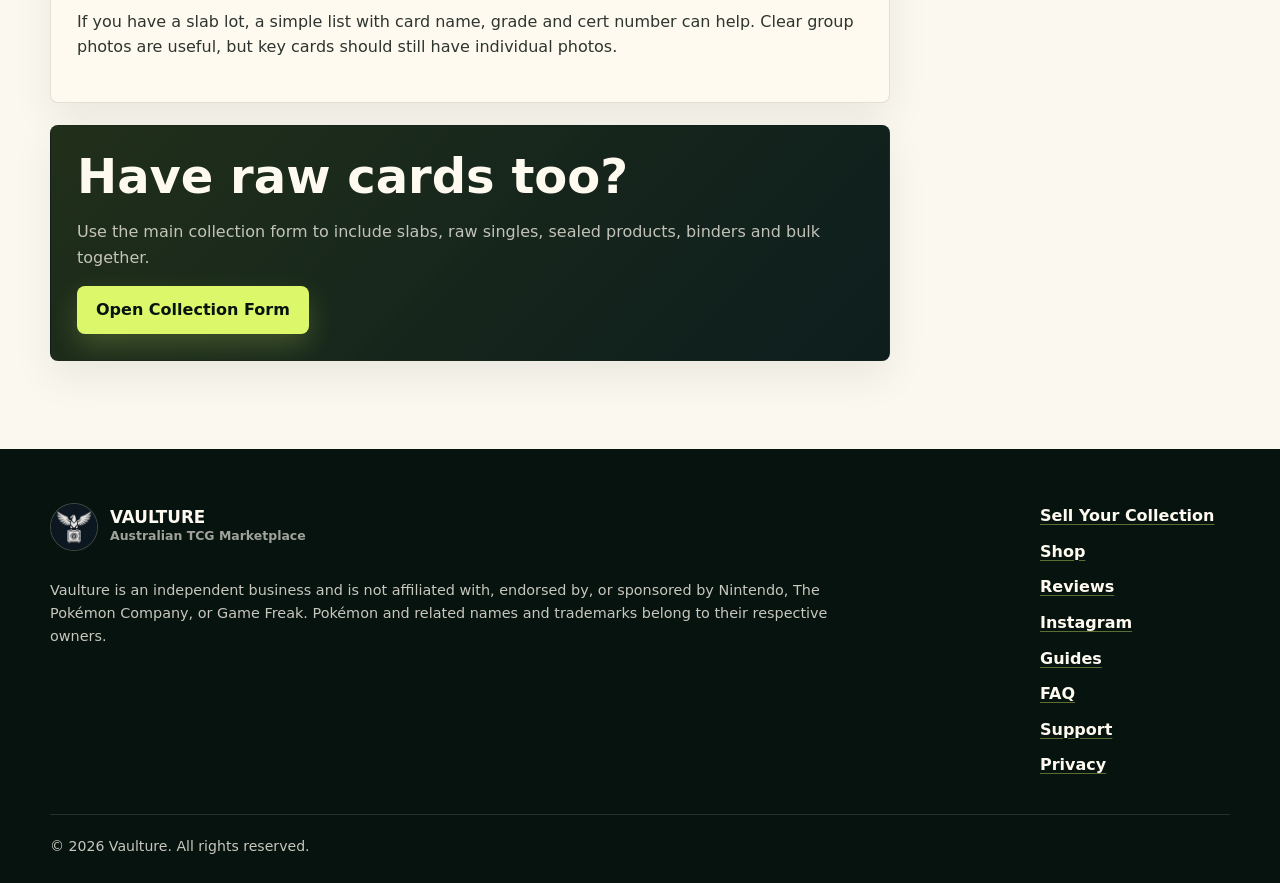
<file: sell-graded-pokemon-cards.html>
<!doctype html>
<html lang="en-AU">
  <head>
    <meta charset="utf-8">
    <meta name="viewport" content="width=device-width, initial-scale=1">
    <title>Sell Graded Pokémon Cards | Vaulture</title>
    <meta
      name="description"
      content="Prepare PSA, CGC, BGS and other graded Pokémon cards for a Vaulture review with slab photos, grades and cert details."
    >
    <meta name="format-detection" content="telephone=no">
    <meta name="robots" content="index, follow, max-image-preview:large">
    <link rel="canonical" href="https://vaulture.com.au/sell-graded-pokemon-cards.html">
    <meta name="theme-color" content="#101813">
    <meta property="og:type" content="article">
    <meta property="og:locale" content="en_AU">
    <meta property="og:site_name" content="Vaulture">
    <meta property="og:title" content="Sell Graded Pokémon Cards | Vaulture">
    <meta property="og:description" content="What to include when submitting graded Pokémon cards and slabs to Vaulture for review.">
    <meta property="og:url" content="https://vaulture.com.au/sell-graded-pokemon-cards.html">
    <meta property="og:image" content="https://vaulture.com.au/assets/images/og-image.jpg">
    <meta name="twitter:card" content="summary_large_image">
    <link rel="icon" type="image/png" sizes="32x32" href="/assets/icons/favicon-solid-32.png">
    <link rel="icon" type="image/png" sizes="16x16" href="/assets/icons/favicon-solid-16.png">
    <link rel="icon" type="image/png" sizes="64x64" href="/assets/icons/favicon-solid-64.png">
    <link rel="shortcut icon" href="/favicon.ico">
    <link rel="apple-touch-icon" sizes="180x180" href="/assets/icons/apple-touch-icon-solid.png">
    <link rel="manifest" href="/site.webmanifest">
    <link rel="preload" as="image" href="assets/images/collection-hero.jpg" fetchpriority="high">
    <link rel="stylesheet" href="styles/main.css?v=20260811-growth-pages">
    <script type="application/ld+json">
      {
        "@context": "https://schema.org",
        "@type": "Article",
        "headline": "Sell Graded Pokémon Cards",
        "description": "A guide to preparing graded Pokémon cards and slabs for review by Vaulture.",
        "author": {
          "@type": "Organization",
          "name": "Vaulture",
          "url": "https://vaulture.com.au/"
        },
        "mainEntityOfPage": "https://vaulture.com.au/sell-graded-pokemon-cards.html",
        "inLanguage": "en-AU"
      }
    </script>
  </head>
  <body>
    <a class="skip-link" href="#main">Skip to content</a>
    <header class="site-header" data-site-header>
      <div class="container header-inner">
        <a class="brand" href="index.html#home" aria-label="Vaulture home">
          <img src="assets/branding/vaulture-logo-mark.png" alt="" width="48" height="48">
          <span class="brand-copy"><span class="brand-name">Vaulture</span><span class="brand-note">Australian TCG Marketplace</span></span>
        </a>
        <button class="nav-toggle" type="button" aria-label="Open navigation" aria-expanded="false" aria-controls="primary-navigation" data-nav-toggle><span></span><span></span><span></span></button>
        <nav class="primary-nav" id="primary-navigation" aria-label="Primary navigation" data-primary-nav>
          <a href="index.html#sell">Sell</a>
          <a href="shop.html">Shop</a>
          <a href="index.html#feedback">Reviews</a>
          <a href="index.html#guides" aria-current="true">Guides</a>
          <a href="index.html#contact">Contact</a>
          <a class="nav-cta" href="sell-pokemon-cards.html">Start Enquiry</a>
          <a href="support.html">Support</a>
        </nav>
      </div>
    </header>

    <main id="main">
      <section class="seo-hero" aria-labelledby="guide-title">
        <div class="container seo-hero-content">
          <p class="breadcrumb"><a href="index.html">Vaulture</a> / Selling Guides</p>
          <p class="eyebrow">Graded Cards</p>
          <h1 id="guide-title">Sell graded Pokémon cards with slab details ready.</h1>
          <p class="hero-lede">
            Graded cards are easier to review when the grade, grading company, cert label and slab condition can be
            checked clearly from photos.
          </p>
          <div class="hero-actions">
            <a class="button button-primary" href="sell-pokemon-cards.html#collection-enquiry">Submit Slab Enquiry</a>
            <a class="button button-secondary" href="sell-pokemon-cards-australia.html">Main Selling Guide</a>
          </div>
        </div>
      </section>

      <section class="section section-light">
        <div class="container guide-layout">
          <div class="guide-main">
            <article class="guide-panel">
              <h2>What to include for slabs</h2>
              <ul>
                <li>Front photo showing the card, label, grade and certification number.</li>
                <li>Back photo showing the slab and card clearly.</li>
                <li>Any notes about cracks, scratches, label issues or holder damage.</li>
                <li>Whether the slabs are PSA, CGC, BGS, ACE or another grading company.</li>
              </ul>
            </article>
            <article class="guide-panel">
              <h2>Condition still matters after grading</h2>
              <p>
                The grade is important, but slab condition, demand for the card, population, language, set, artwork
                and current liquidity can all affect how a graded card is reviewed.
              </p>
            </article>
            <article class="guide-panel">
              <h2>Submitting multiple graded cards</h2>
              <p>
                If you have a slab lot, a simple list with card name, grade and cert number can help. Clear group
                photos are useful, but key cards should still have individual photos.
              </p>
            </article>
            <article class="guide-callout">
              <h2>Have raw cards too?</h2>
              <p>Use the main collection form to include slabs, raw singles, sealed products, binders and bulk together.</p>
              <a class="button button-primary" href="sell-pokemon-cards.html#collection-enquiry">Open Collection Form</a>
            </article>
          </div>
          <aside class="guide-sidebar" aria-label="Related selling guides">
            <div class="guide-sidebar-card">
              <h2>Related guides</h2>
              <ul class="guide-link-list">
                <li><a href="sell-pokemon-cards-australia.html">Sell Pokémon cards Australia</a></li>
                <li><a href="sell-pokemon-card-collection.html">Sell a Pokémon card collection</a></li>
                <li><a href="sell-pokemon-bulk-cards.html">Sell Pokémon bulk cards</a></li>
                <li><a href="sell-sealed-pokemon-products.html">Sell sealed Pokémon products</a></li>
                <li><a href="packaging-and-shipping.html">Packaging and shipping</a></li>
              </ul>
            </div>
          </aside>
        </div>
      </section>
    </main>

    <footer class="site-footer">
      <div class="container footer-grid">
        <div class="footer-brand">
          <a class="brand brand-footer" href="index.html#home" aria-label="Vaulture home">
            <img src="assets/branding/vaulture-logo-mark.png" alt="" width="44" height="44">
            <span class="brand-copy"><span class="brand-name">Vaulture</span><span class="brand-note">Australian TCG Marketplace</span></span>
          </a>
          <p>Vaulture is an independent business and is not affiliated with, endorsed by, or sponsored by Nintendo, The Pokémon Company, or Game Freak. Pokémon and related names and trademarks belong to their respective owners.</p>
        </div>
        <nav class="footer-nav" aria-label="Footer navigation">
          <a href="sell-pokemon-cards.html">Sell Your Collection</a>
          <a href="shop.html">Shop</a>
          <a href="index.html#feedback">Reviews</a>
          <a href="https://www.instagram.com/vaulturetcg/" target="_blank" rel="noopener noreferrer">Instagram</a>
          <a href="index.html#guides">Guides</a>
          <a href="faq.html">FAQ</a>
          <a href="support.html">Support</a>
          <a href="privacy.html">Privacy</a>
        </nav>
      </div>
      <div class="container footer-bottom"><p>&copy; <span data-current-year>2026</span> Vaulture. All rights reserved.</p></div>
    </footer>
    <script src="scripts/main.js?v=20260811-growth-pages" defer></script>
  </body>
</html>
</file>
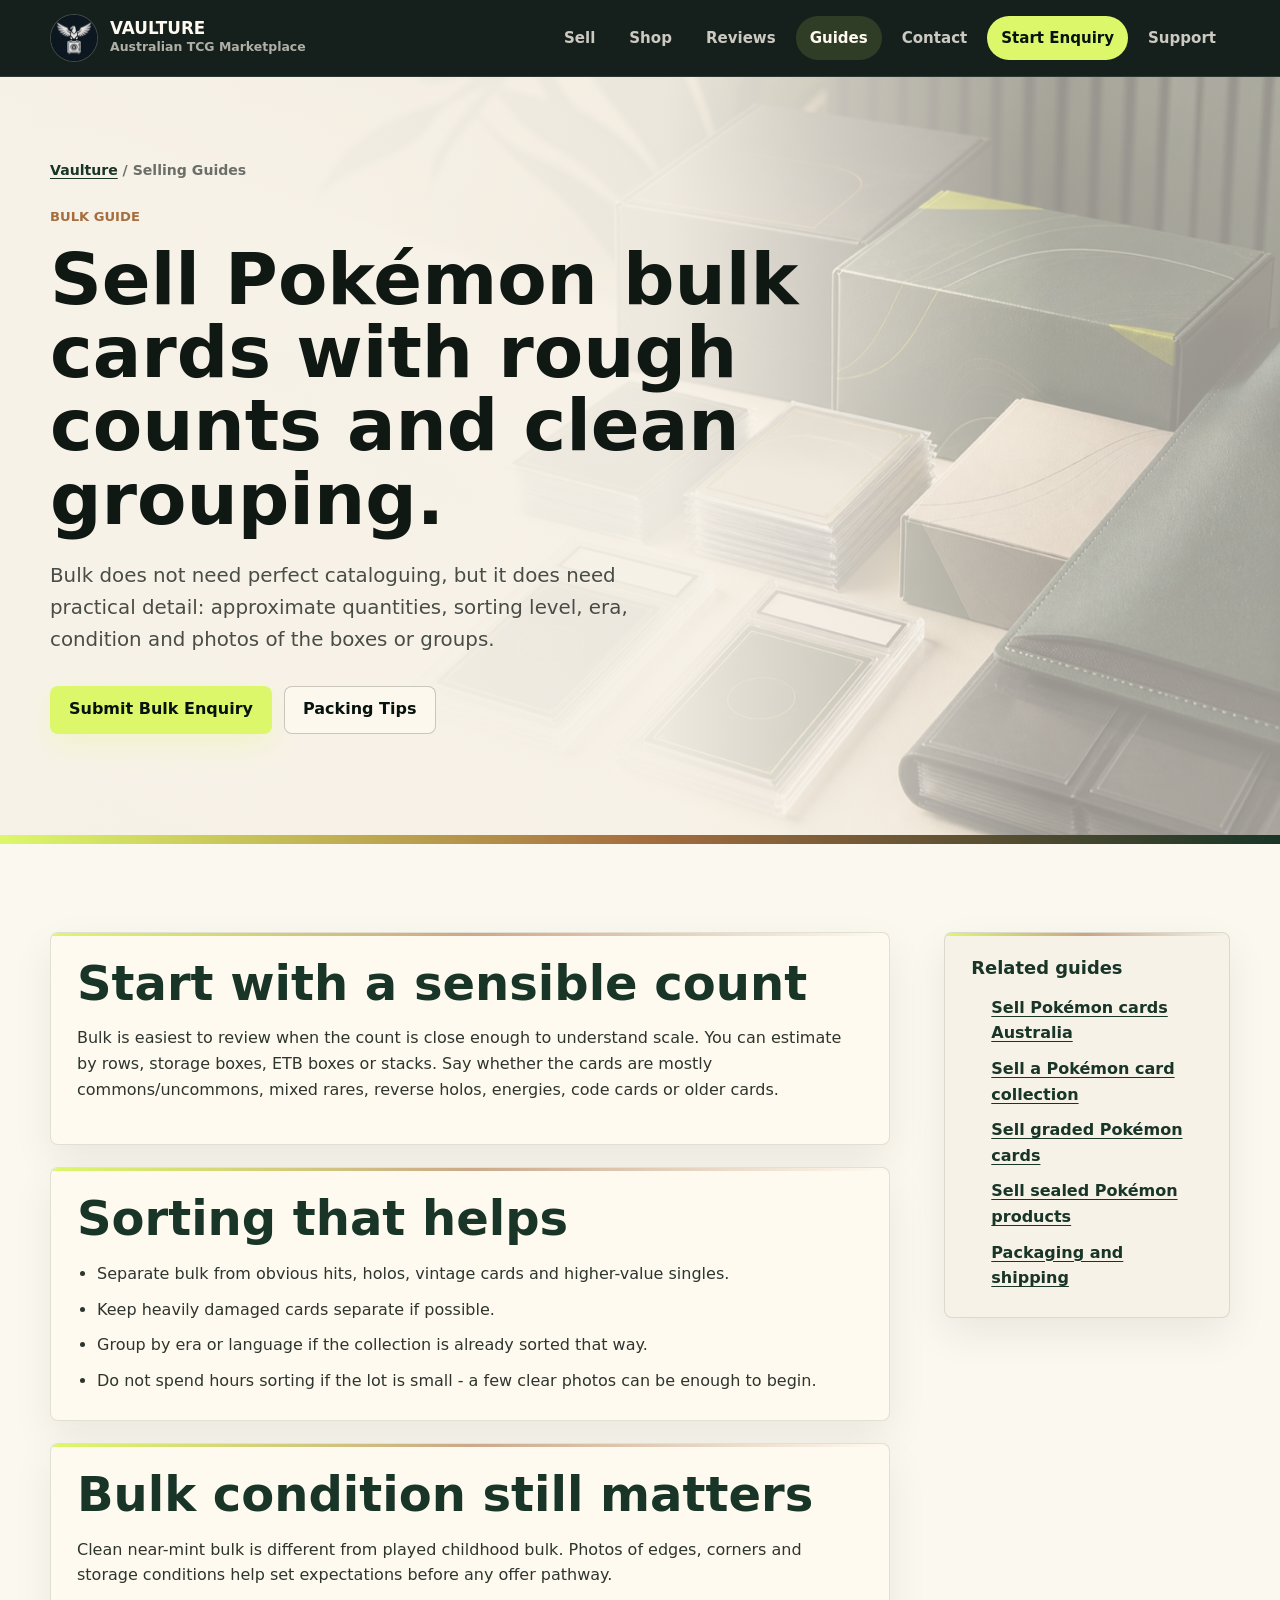
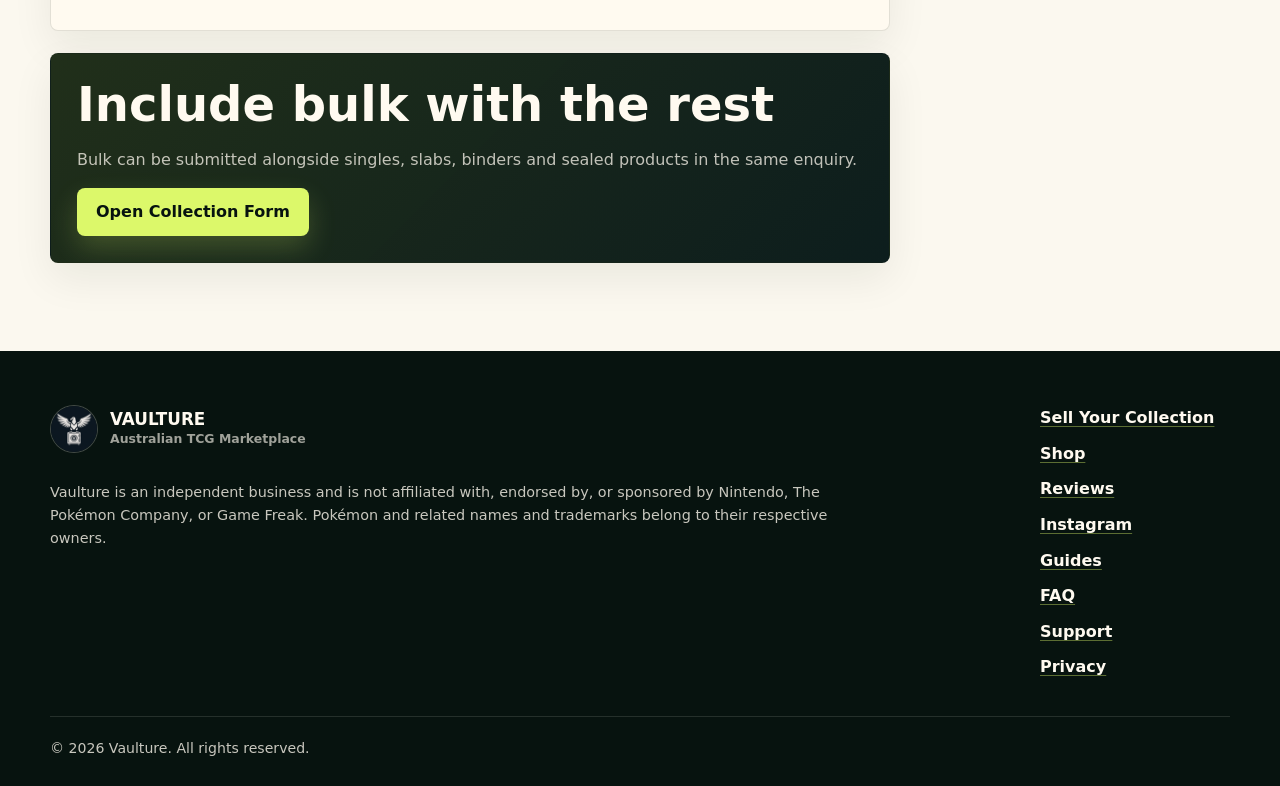
<file: sell-pokemon-bulk-cards.html>
<!doctype html>
<html lang="en-AU">
  <head>
    <meta charset="utf-8">
    <meta name="viewport" content="width=device-width, initial-scale=1">
    <title>Sell Pokémon Bulk Cards | Vaulture</title>
    <meta
      name="description"
      content="Guide for selling Pokémon bulk cards in Australia, including rough counts, sorting, photos and condition details for Vaulture."
    >
    <meta name="format-detection" content="telephone=no">
    <meta name="robots" content="index, follow, max-image-preview:large">
    <link rel="canonical" href="https://vaulture.com.au/sell-pokemon-bulk-cards.html">
    <meta name="theme-color" content="#101813">
    <meta property="og:type" content="article">
    <meta property="og:locale" content="en_AU">
    <meta property="og:site_name" content="Vaulture">
    <meta property="og:title" content="Sell Pokémon Bulk Cards | Vaulture">
    <meta property="og:description" content="How to prepare Pokémon bulk cards, duplicate lots and large mixed boxes for a Vaulture review.">
    <meta property="og:url" content="https://vaulture.com.au/sell-pokemon-bulk-cards.html">
    <meta property="og:image" content="https://vaulture.com.au/assets/images/og-image.jpg">
    <meta name="twitter:card" content="summary_large_image">
    <link rel="icon" type="image/png" sizes="32x32" href="/assets/icons/favicon-solid-32.png">
    <link rel="icon" type="image/png" sizes="16x16" href="/assets/icons/favicon-solid-16.png">
    <link rel="icon" type="image/png" sizes="64x64" href="/assets/icons/favicon-solid-64.png">
    <link rel="shortcut icon" href="/favicon.ico">
    <link rel="apple-touch-icon" sizes="180x180" href="/assets/icons/apple-touch-icon-solid.png">
    <link rel="manifest" href="/site.webmanifest">
    <link rel="preload" as="image" href="assets/images/collection-hero.jpg" fetchpriority="high">
    <link rel="stylesheet" href="styles/main.css?v=20260811-growth-pages">
    <script type="application/ld+json">
      {
        "@context": "https://schema.org",
        "@type": "Article",
        "headline": "Sell Pokémon Bulk Cards",
        "description": "A guide to preparing Pokémon bulk cards for review by Vaulture.",
        "author": {
          "@type": "Organization",
          "name": "Vaulture",
          "url": "https://vaulture.com.au/"
        },
        "mainEntityOfPage": "https://vaulture.com.au/sell-pokemon-bulk-cards.html",
        "inLanguage": "en-AU"
      }
    </script>
  </head>
  <body>
    <a class="skip-link" href="#main">Skip to content</a>
    <header class="site-header" data-site-header>
      <div class="container header-inner">
        <a class="brand" href="index.html#home" aria-label="Vaulture home">
          <img src="assets/branding/vaulture-logo-mark.png" alt="" width="48" height="48">
          <span class="brand-copy"><span class="brand-name">Vaulture</span><span class="brand-note">Australian TCG Marketplace</span></span>
        </a>
        <button class="nav-toggle" type="button" aria-label="Open navigation" aria-expanded="false" aria-controls="primary-navigation" data-nav-toggle><span></span><span></span><span></span></button>
        <nav class="primary-nav" id="primary-navigation" aria-label="Primary navigation" data-primary-nav>
          <a href="index.html#sell">Sell</a>
          <a href="shop.html">Shop</a>
          <a href="index.html#feedback">Reviews</a>
          <a href="index.html#guides" aria-current="true">Guides</a>
          <a href="index.html#contact">Contact</a>
          <a class="nav-cta" href="sell-pokemon-cards.html">Start Enquiry</a>
          <a href="support.html">Support</a>
        </nav>
      </div>
    </header>

    <main id="main">
      <section class="seo-hero" aria-labelledby="guide-title">
        <div class="container seo-hero-content">
          <p class="breadcrumb"><a href="index.html">Vaulture</a> / Selling Guides</p>
          <p class="eyebrow">Bulk Guide</p>
          <h1 id="guide-title">Sell Pokémon bulk cards with rough counts and clean grouping.</h1>
          <p class="hero-lede">
            Bulk does not need perfect cataloguing, but it does need practical detail: approximate quantities,
            sorting level, era, condition and photos of the boxes or groups.
          </p>
          <div class="hero-actions">
            <a class="button button-primary" href="sell-pokemon-cards.html#collection-enquiry">Submit Bulk Enquiry</a>
            <a class="button button-secondary" href="packaging-and-shipping.html">Packing Tips</a>
          </div>
        </div>
      </section>

      <section class="section section-light">
        <div class="container guide-layout">
          <div class="guide-main">
            <article class="guide-panel">
              <h2>Start with a sensible count</h2>
              <p>
                Bulk is easiest to review when the count is close enough to understand scale. You can estimate by
                rows, storage boxes, ETB boxes or stacks. Say whether the cards are mostly commons/uncommons, mixed
                rares, reverse holos, energies, code cards or older cards.
              </p>
            </article>
            <article class="guide-panel">
              <h2>Sorting that helps</h2>
              <ul>
                <li>Separate bulk from obvious hits, holos, vintage cards and higher-value singles.</li>
                <li>Keep heavily damaged cards separate if possible.</li>
                <li>Group by era or language if the collection is already sorted that way.</li>
                <li>Do not spend hours sorting if the lot is small - a few clear photos can be enough to begin.</li>
              </ul>
            </article>
            <article class="guide-panel">
              <h2>Bulk condition still matters</h2>
              <p>
                Clean near-mint bulk is different from played childhood bulk. Photos of edges, corners and storage
                conditions help set expectations before any offer pathway.
              </p>
            </article>
            <article class="guide-callout">
              <h2>Include bulk with the rest</h2>
              <p>Bulk can be submitted alongside singles, slabs, binders and sealed products in the same enquiry.</p>
              <a class="button button-primary" href="sell-pokemon-cards.html#collection-enquiry">Open Collection Form</a>
            </article>
          </div>

          <aside class="guide-sidebar" aria-label="Related selling guides">
            <div class="guide-sidebar-card">
              <h2>Related guides</h2>
              <ul class="guide-link-list">
                <li><a href="sell-pokemon-cards-australia.html">Sell Pokémon cards Australia</a></li>
                <li><a href="sell-pokemon-card-collection.html">Sell a Pokémon card collection</a></li>
                <li><a href="sell-graded-pokemon-cards.html">Sell graded Pokémon cards</a></li>
                <li><a href="sell-sealed-pokemon-products.html">Sell sealed Pokémon products</a></li>
                <li><a href="packaging-and-shipping.html">Packaging and shipping</a></li>
              </ul>
            </div>
          </aside>
        </div>
      </section>
    </main>

    <footer class="site-footer">
      <div class="container footer-grid">
        <div class="footer-brand">
          <a class="brand brand-footer" href="index.html#home" aria-label="Vaulture home">
            <img src="assets/branding/vaulture-logo-mark.png" alt="" width="44" height="44">
            <span class="brand-copy"><span class="brand-name">Vaulture</span><span class="brand-note">Australian TCG Marketplace</span></span>
          </a>
          <p>Vaulture is an independent business and is not affiliated with, endorsed by, or sponsored by Nintendo, The Pokémon Company, or Game Freak. Pokémon and related names and trademarks belong to their respective owners.</p>
        </div>
        <nav class="footer-nav" aria-label="Footer navigation">
          <a href="sell-pokemon-cards.html">Sell Your Collection</a>
          <a href="shop.html">Shop</a>
          <a href="index.html#feedback">Reviews</a>
          <a href="https://www.instagram.com/vaulturetcg/" target="_blank" rel="noopener noreferrer">Instagram</a>
          <a href="index.html#guides">Guides</a>
          <a href="faq.html">FAQ</a>
          <a href="support.html">Support</a>
          <a href="privacy.html">Privacy</a>
        </nav>
      </div>
      <div class="container footer-bottom"><p>&copy; <span data-current-year>2026</span> Vaulture. All rights reserved.</p></div>
    </footer>
    <script src="scripts/main.js?v=20260811-growth-pages" defer></script>
  </body>
</html>
</file>
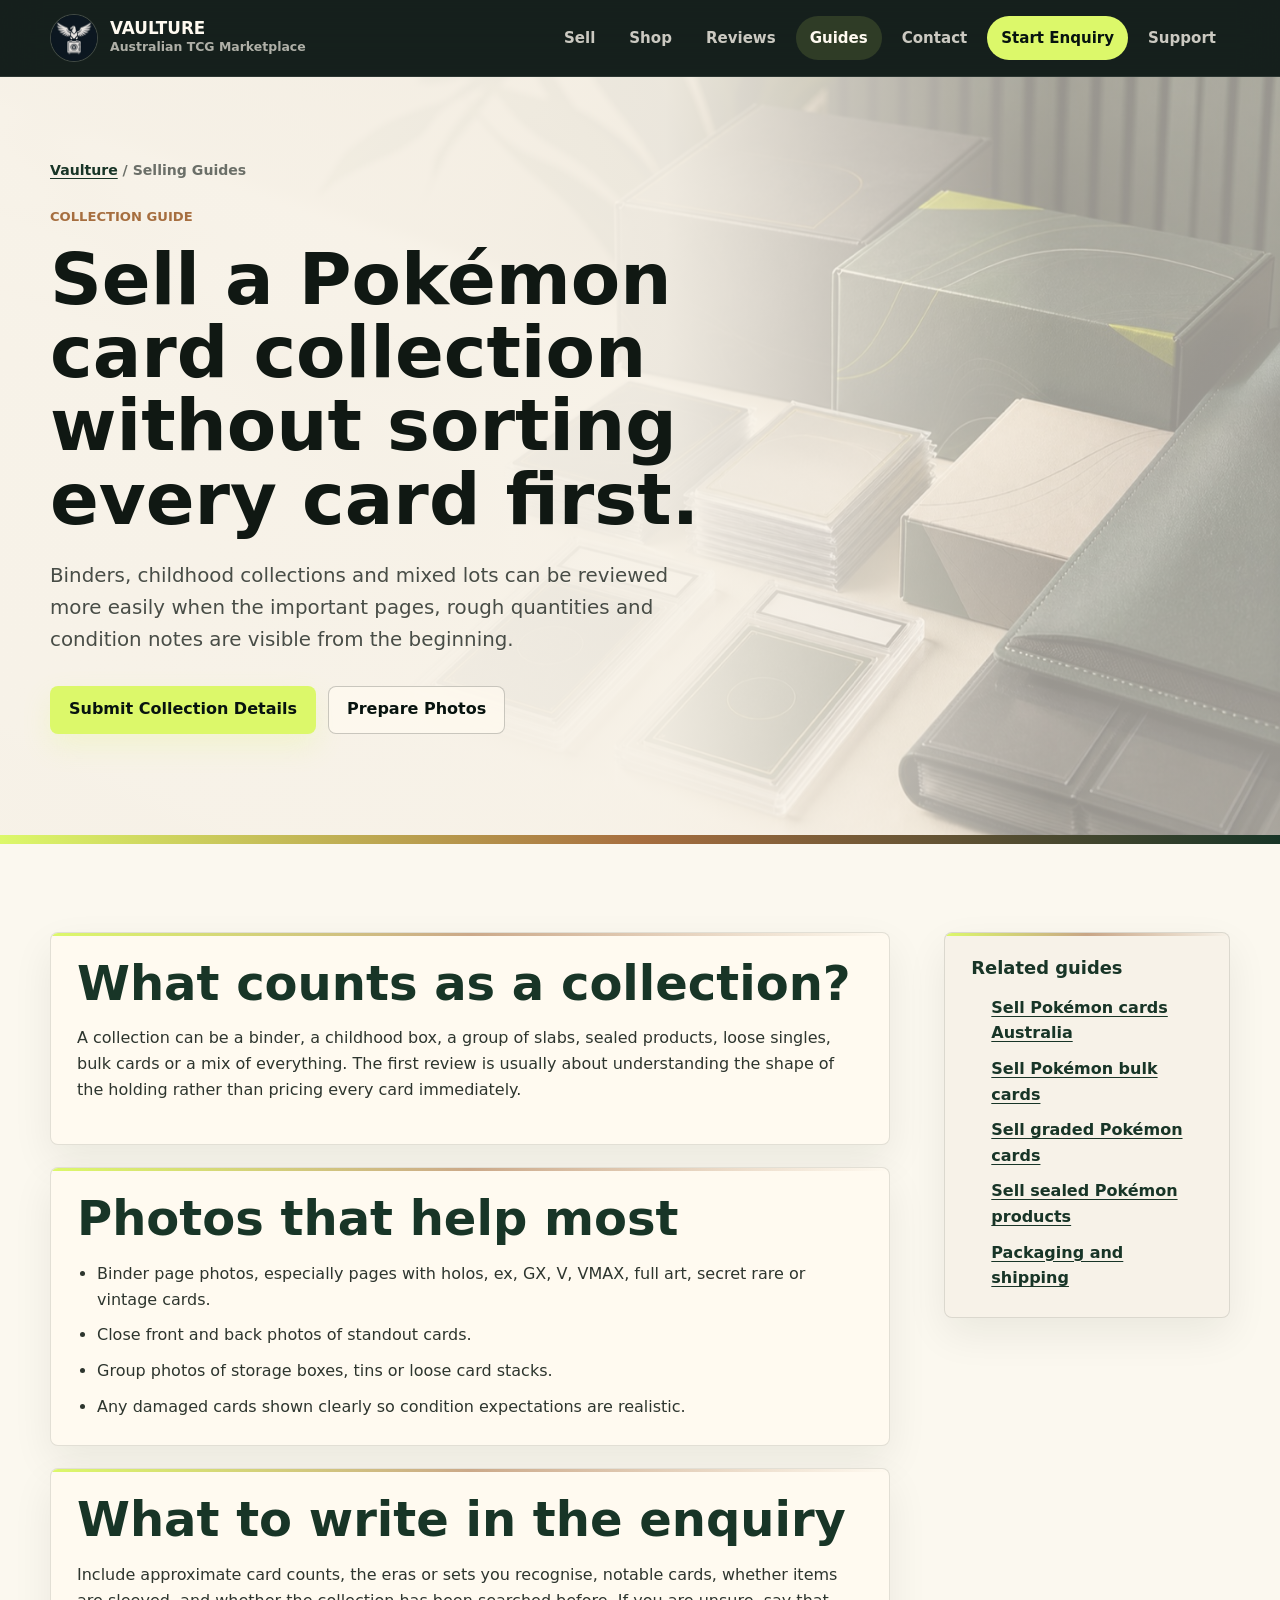
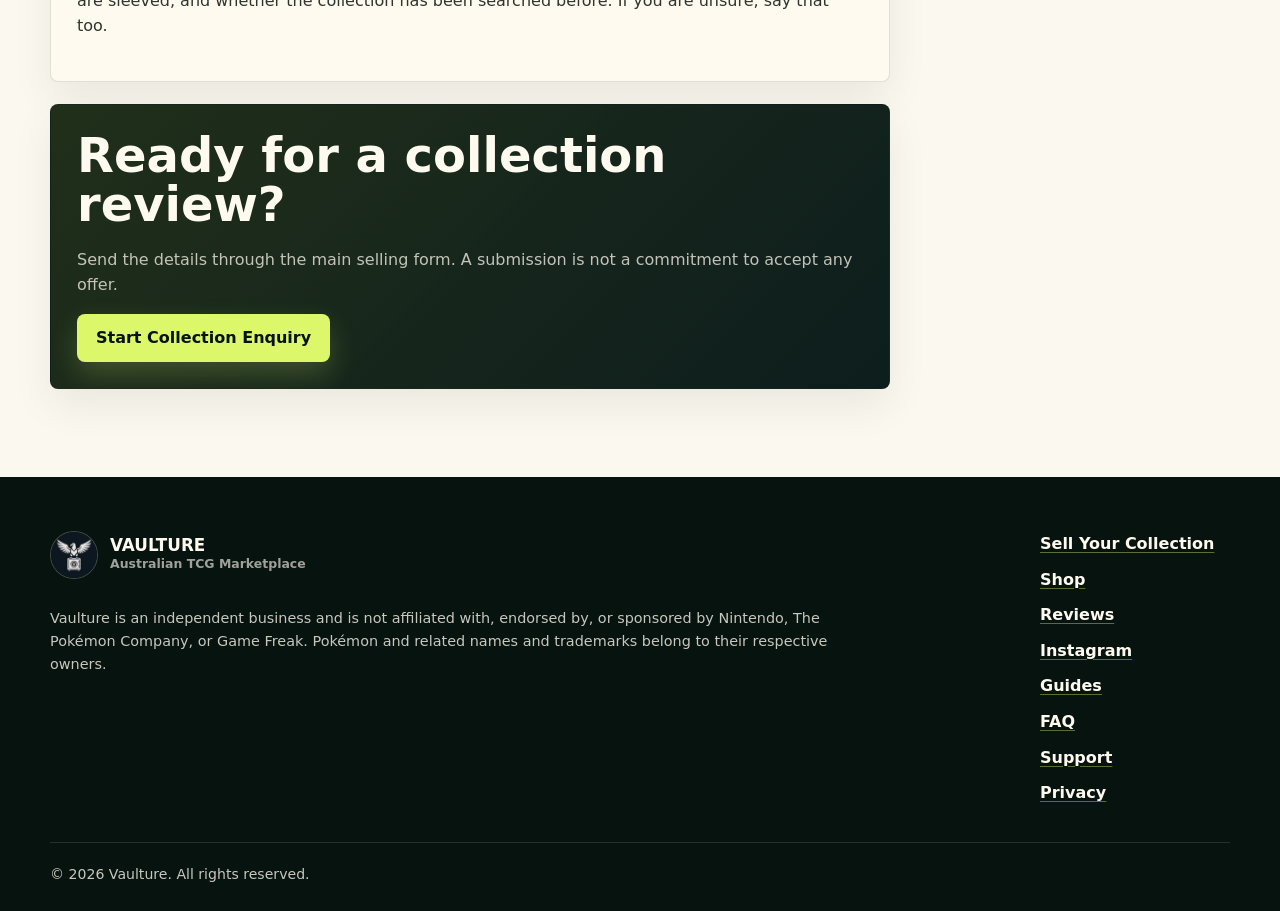
<file: sell-pokemon-card-collection.html>
<!doctype html>
<html lang="en-AU">
  <head>
    <meta charset="utf-8">
    <meta name="viewport" content="width=device-width, initial-scale=1">
    <title>Sell A Pokémon Card Collection | Vaulture</title>
    <meta
      name="description"
      content="Learn how to prepare a Pokémon card collection, binder or childhood collection for a Vaulture review in Australia."
    >
    <meta name="format-detection" content="telephone=no">
    <meta name="robots" content="index, follow, max-image-preview:large">
    <link rel="canonical" href="https://vaulture.com.au/sell-pokemon-card-collection.html">
    <meta name="theme-color" content="#101813">
    <meta property="og:type" content="article">
    <meta property="og:locale" content="en_AU">
    <meta property="og:site_name" content="Vaulture">
    <meta property="og:title" content="Sell A Pokémon Card Collection | Vaulture">
    <meta property="og:description" content="A guide for Australian sellers preparing binders, childhood collections and mixed Pokémon card holdings.">
    <meta property="og:url" content="https://vaulture.com.au/sell-pokemon-card-collection.html">
    <meta property="og:image" content="https://vaulture.com.au/assets/images/og-image.jpg">
    <meta name="twitter:card" content="summary_large_image">
    <link rel="icon" type="image/png" sizes="32x32" href="/assets/icons/favicon-solid-32.png">
    <link rel="icon" type="image/png" sizes="16x16" href="/assets/icons/favicon-solid-16.png">
    <link rel="icon" type="image/png" sizes="64x64" href="/assets/icons/favicon-solid-64.png">
    <link rel="shortcut icon" href="/favicon.ico">
    <link rel="apple-touch-icon" sizes="180x180" href="/assets/icons/apple-touch-icon-solid.png">
    <link rel="manifest" href="/site.webmanifest">
    <link rel="preload" as="image" href="assets/images/collection-hero.jpg" fetchpriority="high">
    <link rel="stylesheet" href="styles/main.css?v=20260811-growth-pages">
    <script type="application/ld+json">
      {
        "@context": "https://schema.org",
        "@type": "Article",
        "headline": "Sell A Pokémon Card Collection",
        "description": "How to prepare a Pokémon card collection, binder or mixed holding for a Vaulture review.",
        "author": {
          "@type": "Organization",
          "name": "Vaulture",
          "url": "https://vaulture.com.au/"
        },
        "mainEntityOfPage": "https://vaulture.com.au/sell-pokemon-card-collection.html",
        "inLanguage": "en-AU"
      }
    </script>
  </head>
  <body>
    <a class="skip-link" href="#main">Skip to content</a>
    <header class="site-header" data-site-header>
      <div class="container header-inner">
        <a class="brand" href="index.html#home" aria-label="Vaulture home">
          <img src="assets/branding/vaulture-logo-mark.png" alt="" width="48" height="48">
          <span class="brand-copy"><span class="brand-name">Vaulture</span><span class="brand-note">Australian TCG Marketplace</span></span>
        </a>
        <button class="nav-toggle" type="button" aria-label="Open navigation" aria-expanded="false" aria-controls="primary-navigation" data-nav-toggle><span></span><span></span><span></span></button>
        <nav class="primary-nav" id="primary-navigation" aria-label="Primary navigation" data-primary-nav>
          <a href="index.html#sell">Sell</a>
          <a href="shop.html">Shop</a>
          <a href="index.html#feedback">Reviews</a>
          <a href="index.html#guides" aria-current="true">Guides</a>
          <a href="index.html#contact">Contact</a>
          <a class="nav-cta" href="sell-pokemon-cards.html">Start Enquiry</a>
          <a href="support.html">Support</a>
        </nav>
      </div>
    </header>

    <main id="main">
      <section class="seo-hero" aria-labelledby="guide-title">
        <div class="container seo-hero-content">
          <p class="breadcrumb"><a href="index.html">Vaulture</a> / Selling Guides</p>
          <p class="eyebrow">Collection Guide</p>
          <h1 id="guide-title">Sell a Pokémon card collection without sorting every card first.</h1>
          <p class="hero-lede">
            Binders, childhood collections and mixed lots can be reviewed more easily when the important pages,
            rough quantities and condition notes are visible from the beginning.
          </p>
          <div class="hero-actions">
            <a class="button button-primary" href="sell-pokemon-cards.html#collection-enquiry">Submit Collection Details</a>
            <a class="button button-secondary" href="packaging-and-shipping.html">Prepare Photos</a>
          </div>
        </div>
      </section>

      <section class="section section-light">
        <div class="container guide-layout">
          <div class="guide-main">
            <article class="guide-panel">
              <h2>What counts as a collection?</h2>
              <p>
                A collection can be a binder, a childhood box, a group of slabs, sealed products, loose singles,
                bulk cards or a mix of everything. The first review is usually about understanding the shape of the
                holding rather than pricing every card immediately.
              </p>
            </article>
            <article class="guide-panel">
              <h2>Photos that help most</h2>
              <ul>
                <li>Binder page photos, especially pages with holos, ex, GX, V, VMAX, full art, secret rare or vintage cards.</li>
                <li>Close front and back photos of standout cards.</li>
                <li>Group photos of storage boxes, tins or loose card stacks.</li>
                <li>Any damaged cards shown clearly so condition expectations are realistic.</li>
              </ul>
            </article>
            <article class="guide-panel">
              <h2>What to write in the enquiry</h2>
              <p>
                Include approximate card counts, the eras or sets you recognise, notable cards, whether items are
                sleeved, and whether the collection has been searched before. If you are unsure, say that too.
              </p>
            </article>
            <article class="guide-callout">
              <h2>Ready for a collection review?</h2>
              <p>Send the details through the main selling form. A submission is not a commitment to accept any offer.</p>
              <a class="button button-primary" href="sell-pokemon-cards.html#collection-enquiry">Start Collection Enquiry</a>
            </article>
          </div>

          <aside class="guide-sidebar" aria-label="Related selling guides">
            <div class="guide-sidebar-card">
              <h2>Related guides</h2>
              <ul class="guide-link-list">
                <li><a href="sell-pokemon-cards-australia.html">Sell Pokémon cards Australia</a></li>
                <li><a href="sell-pokemon-bulk-cards.html">Sell Pokémon bulk cards</a></li>
                <li><a href="sell-graded-pokemon-cards.html">Sell graded Pokémon cards</a></li>
                <li><a href="sell-sealed-pokemon-products.html">Sell sealed Pokémon products</a></li>
                <li><a href="packaging-and-shipping.html">Packaging and shipping</a></li>
              </ul>
            </div>
          </aside>
        </div>
      </section>
    </main>

    <footer class="site-footer">
      <div class="container footer-grid">
        <div class="footer-brand">
          <a class="brand brand-footer" href="index.html#home" aria-label="Vaulture home">
            <img src="assets/branding/vaulture-logo-mark.png" alt="" width="44" height="44">
            <span class="brand-copy"><span class="brand-name">Vaulture</span><span class="brand-note">Australian TCG Marketplace</span></span>
          </a>
          <p>Vaulture is an independent business and is not affiliated with, endorsed by, or sponsored by Nintendo, The Pokémon Company, or Game Freak. Pokémon and related names and trademarks belong to their respective owners.</p>
        </div>
        <nav class="footer-nav" aria-label="Footer navigation">
          <a href="sell-pokemon-cards.html">Sell Your Collection</a>
          <a href="shop.html">Shop</a>
          <a href="index.html#feedback">Reviews</a>
          <a href="https://www.instagram.com/vaulturetcg/" target="_blank" rel="noopener noreferrer">Instagram</a>
          <a href="index.html#guides">Guides</a>
          <a href="faq.html">FAQ</a>
          <a href="support.html">Support</a>
          <a href="privacy.html">Privacy</a>
        </nav>
      </div>
      <div class="container footer-bottom"><p>&copy; <span data-current-year>2026</span> Vaulture. All rights reserved.</p></div>
    </footer>
    <script src="scripts/main.js?v=20260811-growth-pages" defer></script>
  </body>
</html>
</file>
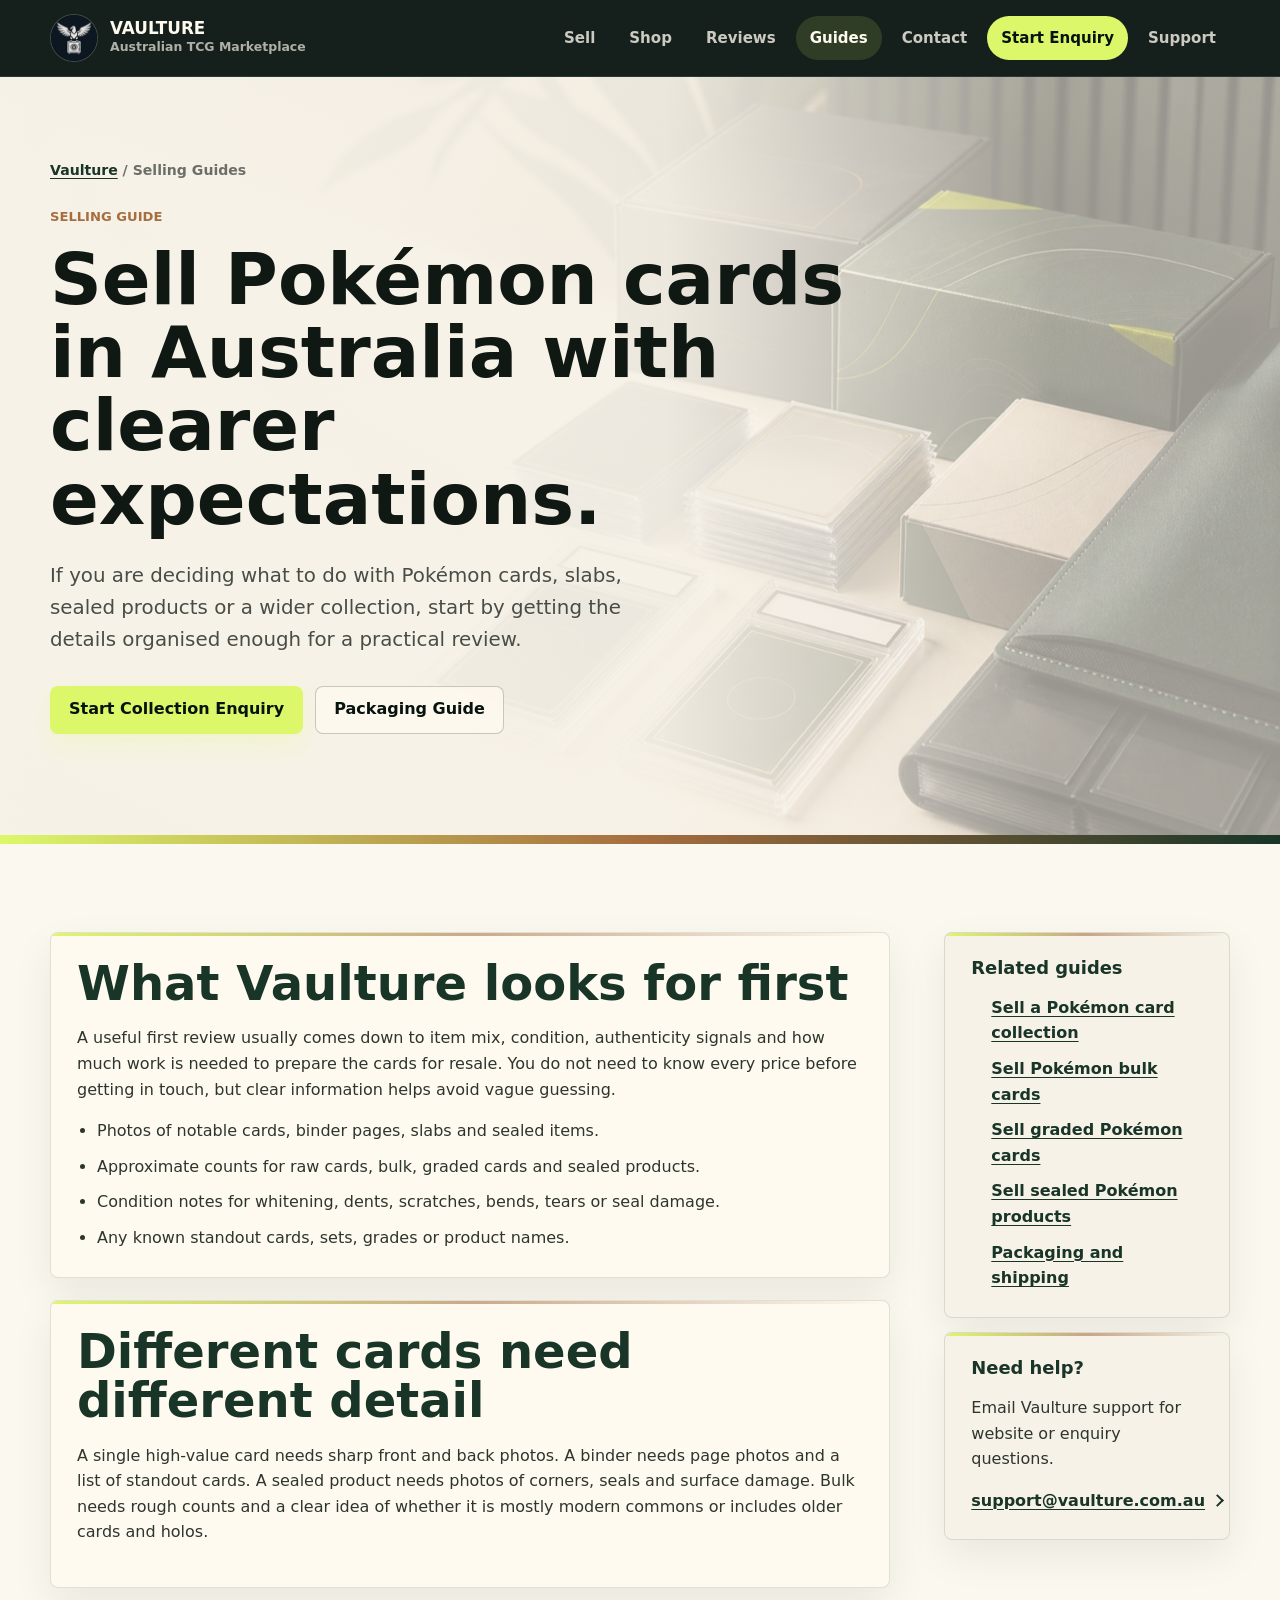
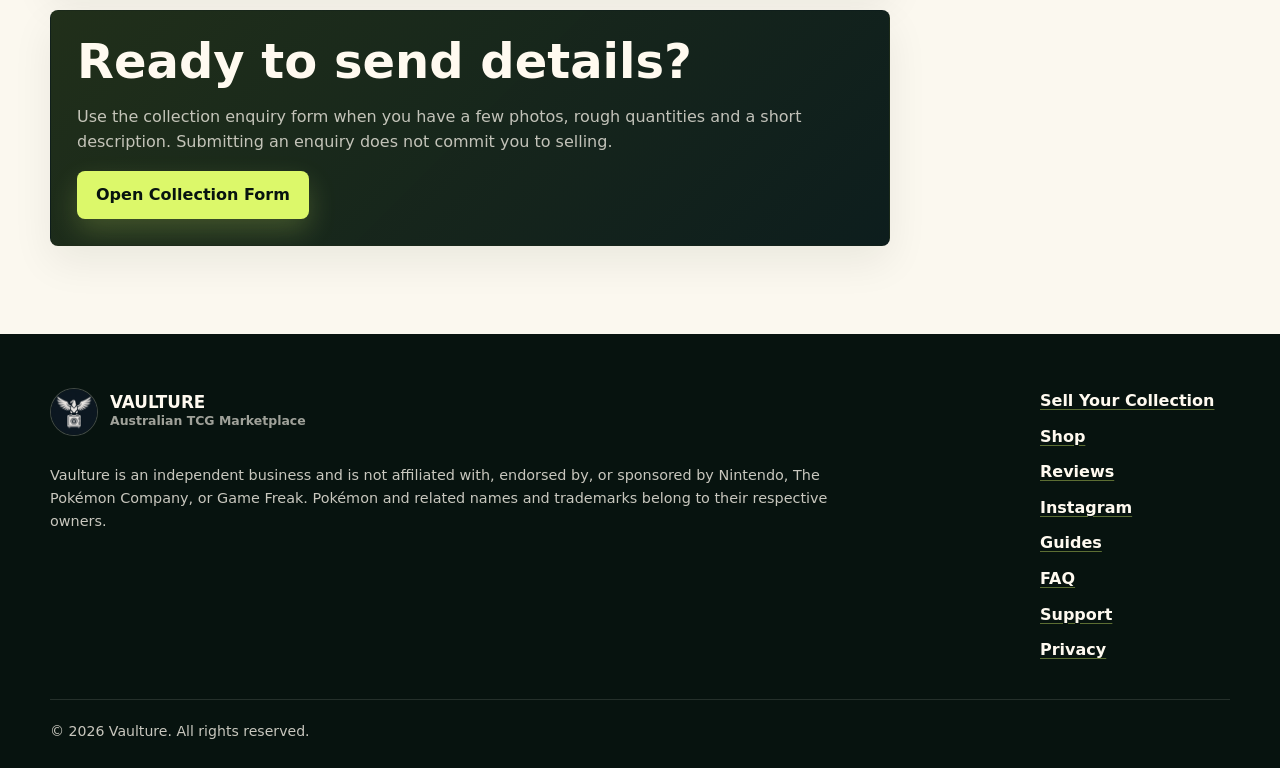
<file: sell-pokemon-cards-australia.html>
<!doctype html>
<html lang="en-AU">
  <head>
    <meta charset="utf-8">
    <meta name="viewport" content="width=device-width, initial-scale=1">
    <title>Sell Pokémon Cards Australia | Vaulture</title>
    <meta
      name="description"
      content="A practical Australian guide to selling Pokémon cards, collections, slabs, sealed products and bulk through Vaulture."
    >
    <meta name="format-detection" content="telephone=no">
    <meta name="robots" content="index, follow, max-image-preview:large">
    <link rel="canonical" href="https://vaulture.com.au/sell-pokemon-cards-australia.html">
    <meta name="theme-color" content="#101813">
    <meta property="og:type" content="article">
    <meta property="og:locale" content="en_AU">
    <meta property="og:site_name" content="Vaulture">
    <meta property="og:title" content="Sell Pokémon Cards Australia | Vaulture">
    <meta property="og:description" content="What Australian Pokémon card sellers should prepare before asking Vaulture to review a collection.">
    <meta property="og:url" content="https://vaulture.com.au/sell-pokemon-cards-australia.html">
    <meta property="og:image" content="https://vaulture.com.au/assets/images/og-image.jpg">
    <meta name="twitter:card" content="summary_large_image">
    <link rel="icon" type="image/png" sizes="32x32" href="/assets/icons/favicon-solid-32.png">
    <link rel="icon" type="image/png" sizes="16x16" href="/assets/icons/favicon-solid-16.png">
    <link rel="icon" type="image/png" sizes="64x64" href="/assets/icons/favicon-solid-64.png">
    <link rel="shortcut icon" href="/favicon.ico">
    <link rel="apple-touch-icon" sizes="180x180" href="/assets/icons/apple-touch-icon-solid.png">
    <link rel="manifest" href="/site.webmanifest">
    <link rel="preload" as="image" href="assets/images/collection-hero.jpg" fetchpriority="high">
    <link rel="stylesheet" href="styles/main.css?v=20260811-growth-pages">

    <script type="application/ld+json">
      {
        "@context": "https://schema.org",
        "@graph": [
          {
            "@type": "Organization",
            "@id": "https://vaulture.com.au/#organization",
            "name": "Vaulture",
            "url": "https://vaulture.com.au/",
            "logo": "https://vaulture.com.au/assets/branding/vaulture-logo.png",
            "email": "hello@vaulture.com.au",
            "sameAs": [
              "https://www.whatnot.com/en-AU/user/vaulture",
              "https://www.ebay.com.au/usr/vaultureau",
              "https://www.instagram.com/vaulturetcg/"
            ],
            "areaServed": {
              "@type": "Country",
              "name": "Australia"
            }
          },
          {
            "@type": "Article",
            "@id": "https://vaulture.com.au/sell-pokemon-cards-australia.html#article",
            "headline": "Sell Pokémon Cards Australia",
            "description": "A practical guide for Australian sellers preparing Pokémon cards, collections, slabs, sealed products and bulk for review.",
            "author": {
              "@id": "https://vaulture.com.au/#organization"
            },
            "publisher": {
              "@id": "https://vaulture.com.au/#organization"
            },
            "mainEntityOfPage": "https://vaulture.com.au/sell-pokemon-cards-australia.html",
            "inLanguage": "en-AU"
          },
          {
            "@type": "BreadcrumbList",
            "@id": "https://vaulture.com.au/sell-pokemon-cards-australia.html#breadcrumb",
            "itemListElement": [
              {
                "@type": "ListItem",
                "position": 1,
                "name": "Vaulture",
                "item": "https://vaulture.com.au/"
              },
              {
                "@type": "ListItem",
                "position": 2,
                "name": "Sell Pokémon Cards Australia",
                "item": "https://vaulture.com.au/sell-pokemon-cards-australia.html"
              }
            ]
          }
        ]
      }
    </script>
  </head>
  <body>
    <a class="skip-link" href="#main">Skip to content</a>

    <header class="site-header" data-site-header>
      <div class="container header-inner">
        <a class="brand" href="index.html#home" aria-label="Vaulture home">
          <img src="assets/branding/vaulture-logo-mark.png" alt="" width="48" height="48">
          <span class="brand-copy">
            <span class="brand-name">Vaulture</span>
            <span class="brand-note">Australian TCG Marketplace</span>
          </span>
        </a>

        <button class="nav-toggle" type="button" aria-label="Open navigation" aria-expanded="false" aria-controls="primary-navigation" data-nav-toggle>
          <span></span>
          <span></span>
          <span></span>
        </button>

        <nav class="primary-nav" id="primary-navigation" aria-label="Primary navigation" data-primary-nav>
          <a href="index.html#sell">Sell</a>
          <a href="shop.html">Shop</a>
          <a href="index.html#feedback">Reviews</a>
          <a href="index.html#guides" aria-current="true">Guides</a>
          <a href="index.html#contact">Contact</a>
          <a class="nav-cta" href="sell-pokemon-cards.html">Start Enquiry</a>
          <a href="support.html">Support</a>
        </nav>
      </div>
    </header>

    <main id="main">
      <section class="seo-hero" aria-labelledby="guide-title">
        <div class="container seo-hero-content">
          <p class="breadcrumb"><a href="index.html">Vaulture</a> / Selling Guides</p>
          <p class="eyebrow">Selling Guide</p>
          <h1 id="guide-title">Sell Pokémon cards in Australia with clearer expectations.</h1>
          <p class="hero-lede">
            If you are deciding what to do with Pokémon cards, slabs, sealed products or a wider collection,
            start by getting the details organised enough for a practical review.
          </p>
          <div class="hero-actions">
            <a class="button button-primary" href="sell-pokemon-cards.html#collection-enquiry">Start Collection Enquiry</a>
            <a class="button button-secondary" href="packaging-and-shipping.html">Packaging Guide</a>
          </div>
        </div>
      </section>

      <section class="section section-light">
        <div class="container guide-layout">
          <div class="guide-main">
            <article class="guide-panel">
              <h2>What Vaulture looks for first</h2>
              <p>
                A useful first review usually comes down to item mix, condition, authenticity signals and how much
                work is needed to prepare the cards for resale. You do not need to know every price before getting in
                touch, but clear information helps avoid vague guessing.
              </p>
              <ul>
                <li>Photos of notable cards, binder pages, slabs and sealed items.</li>
                <li>Approximate counts for raw cards, bulk, graded cards and sealed products.</li>
                <li>Condition notes for whitening, dents, scratches, bends, tears or seal damage.</li>
                <li>Any known standout cards, sets, grades or product names.</li>
              </ul>
            </article>

            <article class="guide-panel">
              <h2>Different cards need different detail</h2>
              <p>
                A single high-value card needs sharp front and back photos. A binder needs page photos and a list of
                standout cards. A sealed product needs photos of corners, seals and surface damage. Bulk needs rough
                counts and a clear idea of whether it is mostly modern commons or includes older cards and holos.
              </p>
            </article>

            <article class="guide-callout">
              <h2>Ready to send details?</h2>
              <p>
                Use the collection enquiry form when you have a few photos, rough quantities and a short description.
                Submitting an enquiry does not commit you to selling.
              </p>
              <a class="button button-primary" href="sell-pokemon-cards.html#collection-enquiry">Open Collection Form</a>
            </article>
          </div>

          <aside class="guide-sidebar" aria-label="Related selling guides">
            <div class="guide-sidebar-card">
              <h2>Related guides</h2>
              <ul class="guide-link-list">
                <li><a href="sell-pokemon-card-collection.html">Sell a Pokémon card collection</a></li>
                <li><a href="sell-pokemon-bulk-cards.html">Sell Pokémon bulk cards</a></li>
                <li><a href="sell-graded-pokemon-cards.html">Sell graded Pokémon cards</a></li>
                <li><a href="sell-sealed-pokemon-products.html">Sell sealed Pokémon products</a></li>
                <li><a href="packaging-and-shipping.html">Packaging and shipping</a></li>
              </ul>
            </div>
            <div class="guide-sidebar-card">
              <h2>Need help?</h2>
              <p>Email Vaulture support for website or enquiry questions.</p>
              <a class="text-link" href="mailto:support@vaulture.com.au">support@vaulture.com.au</a>
            </div>
          </aside>
        </div>
      </section>
    </main>

    <footer class="site-footer">
      <div class="container footer-grid">
        <div class="footer-brand">
          <a class="brand brand-footer" href="index.html#home" aria-label="Vaulture home">
            <img src="assets/branding/vaulture-logo-mark.png" alt="" width="44" height="44">
            <span class="brand-copy">
              <span class="brand-name">Vaulture</span>
              <span class="brand-note">Australian TCG Marketplace</span>
            </span>
          </a>
          <p>
            Vaulture is an independent business and is not affiliated with, endorsed by, or sponsored by Nintendo,
            The Pokémon Company, or Game Freak. Pokémon and related names and trademarks belong to their respective
            owners.
          </p>
        </div>
        <nav class="footer-nav" aria-label="Footer navigation">
          <a href="sell-pokemon-cards.html">Sell Your Collection</a>
          <a href="shop.html">Shop</a>
          <a href="index.html#feedback">Reviews</a>
          <a href="https://www.instagram.com/vaulturetcg/" target="_blank" rel="noopener noreferrer">Instagram</a>
          <a href="index.html#guides">Guides</a>
          <a href="faq.html">FAQ</a>
          <a href="support.html">Support</a>
          <a href="privacy.html">Privacy</a>
        </nav>
      </div>
      <div class="container footer-bottom">
        <p>&copy; <span data-current-year>2026</span> Vaulture. All rights reserved.</p>
      </div>
    </footer>

    <script src="scripts/main.js?v=20260811-growth-pages" defer></script>
  </body>
</html>
</file>
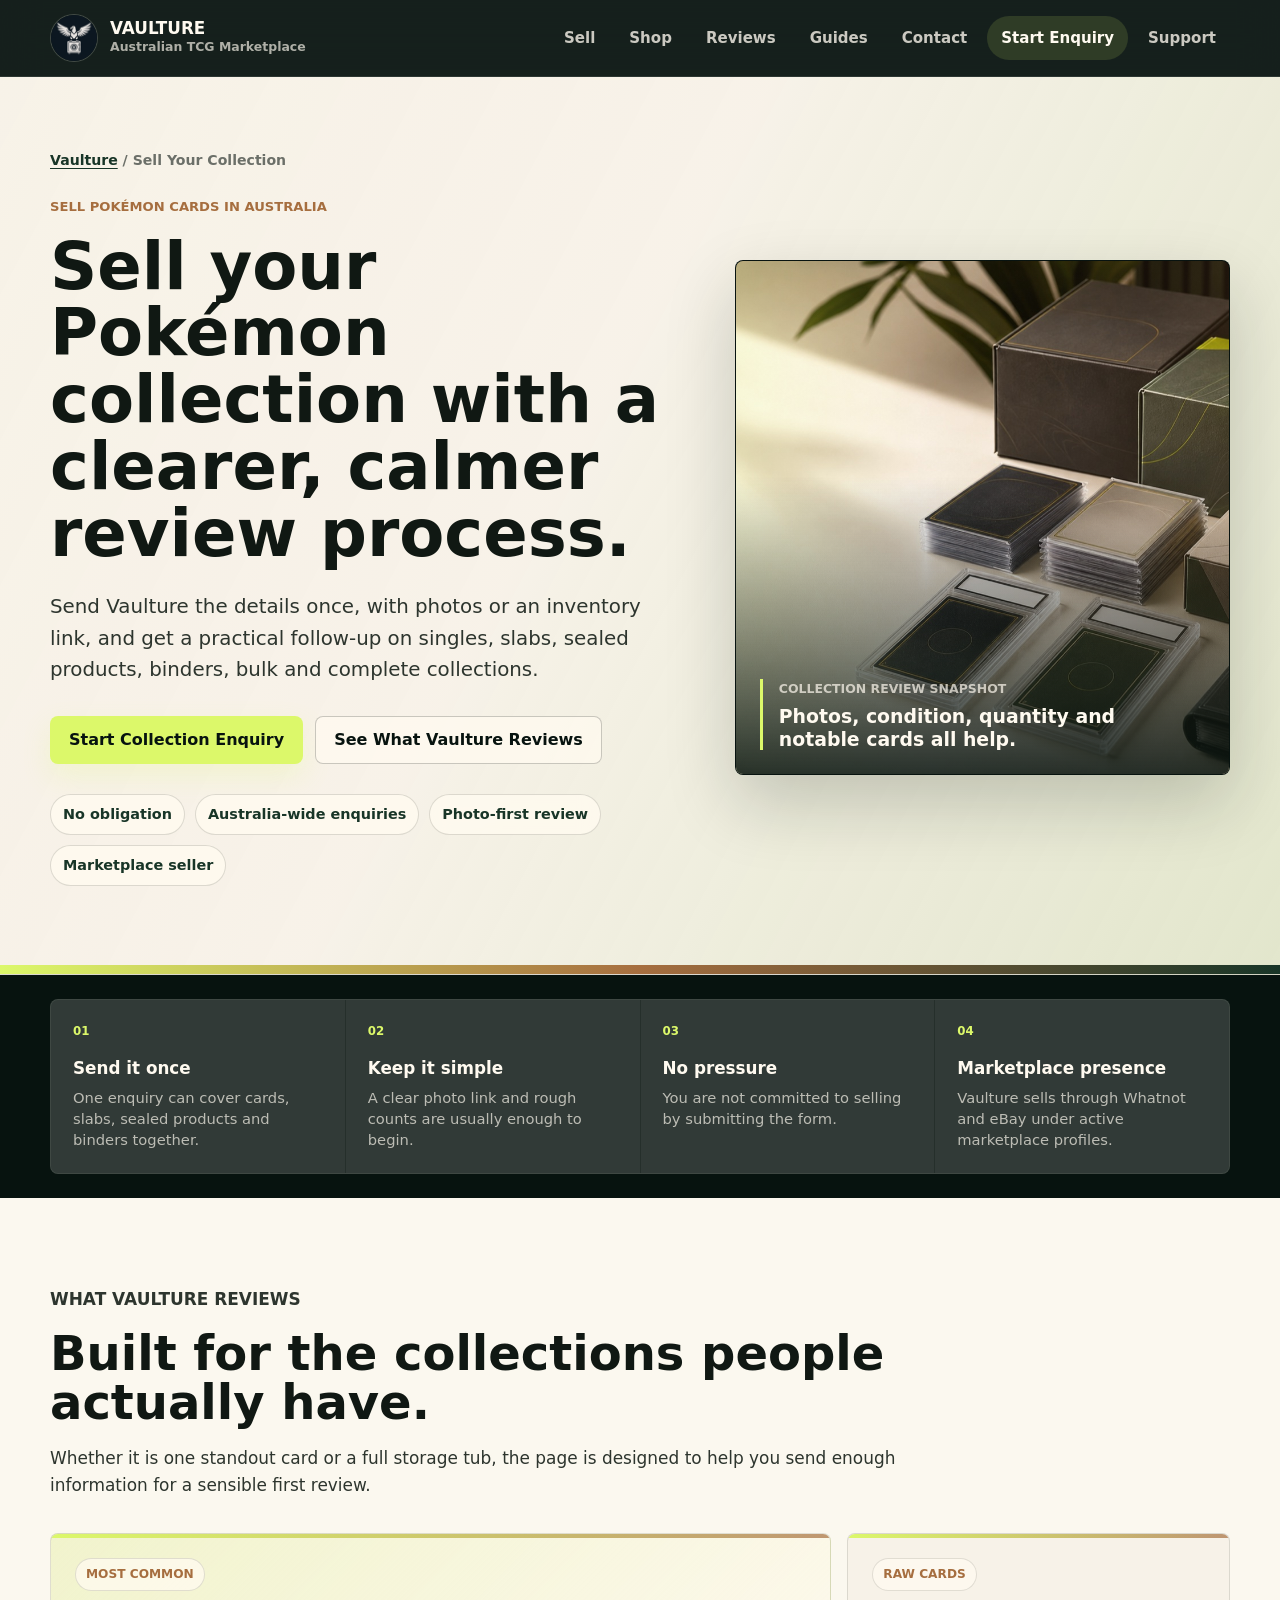
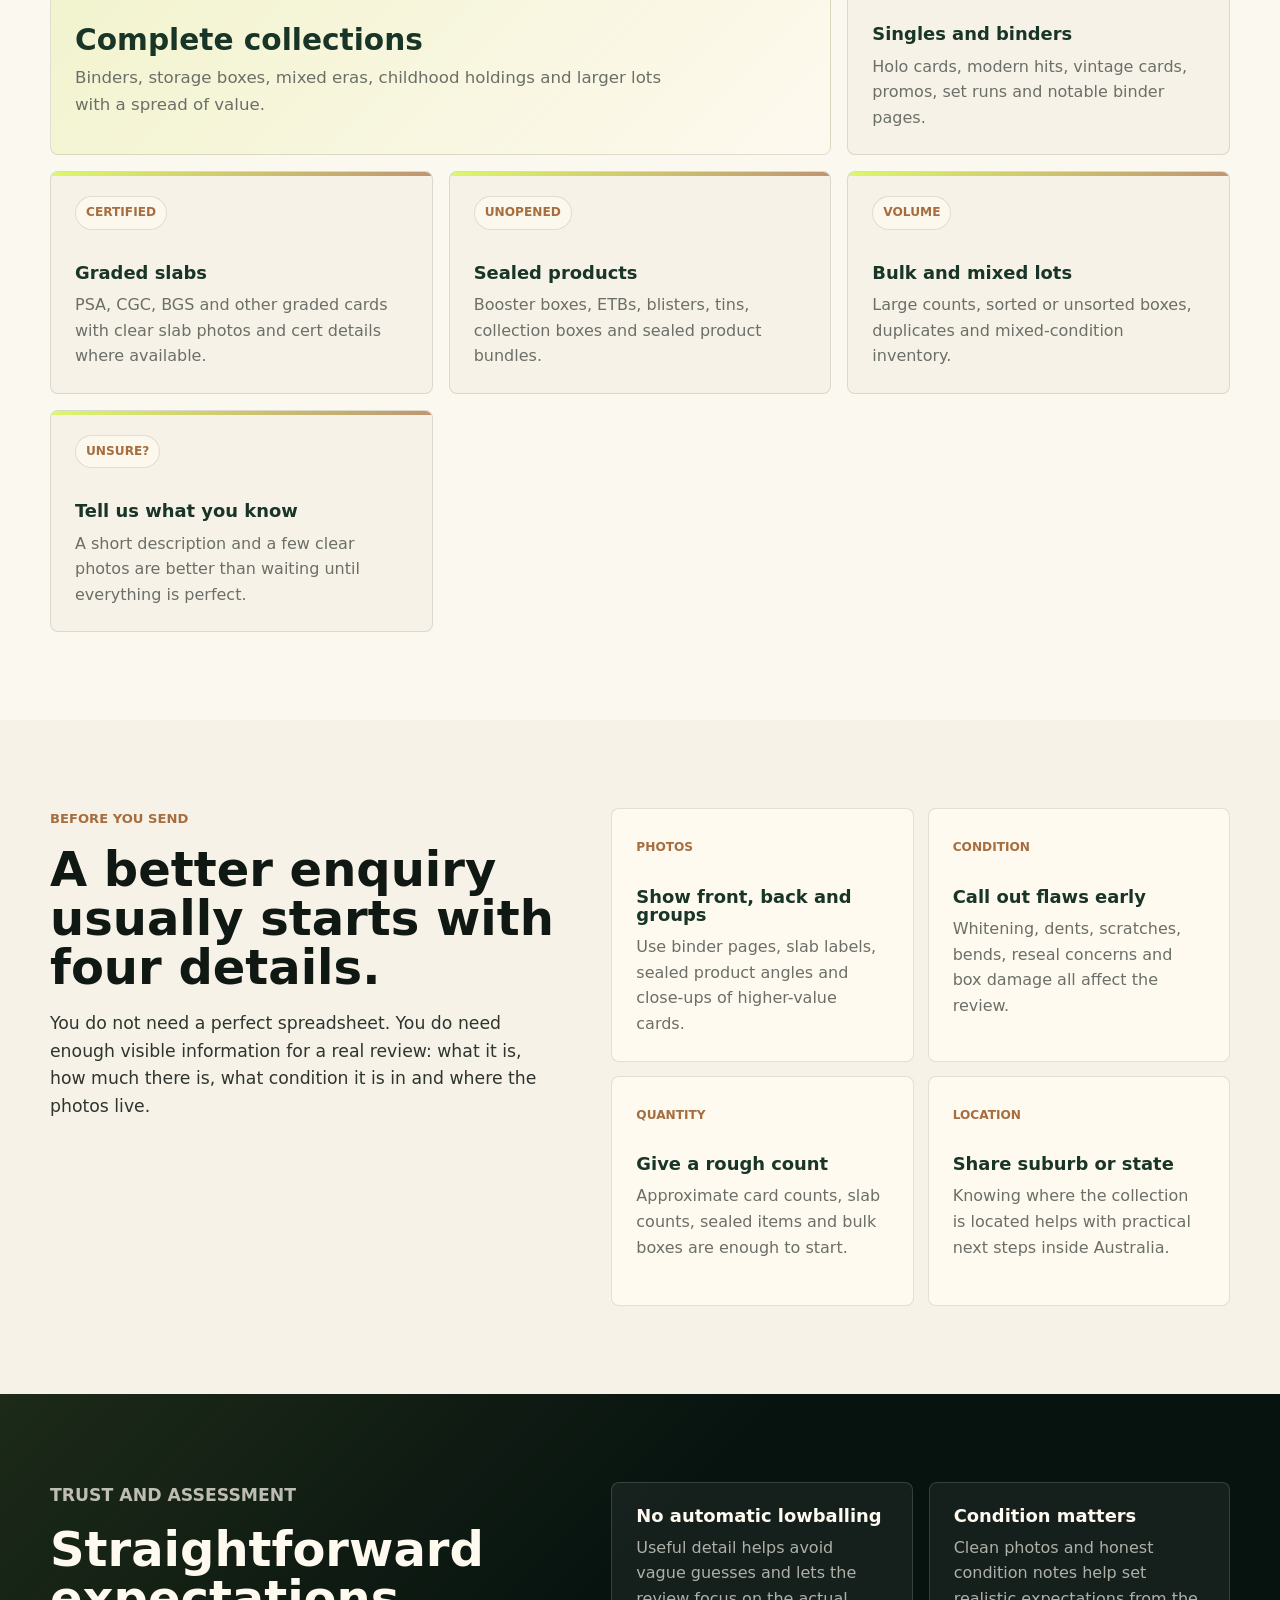
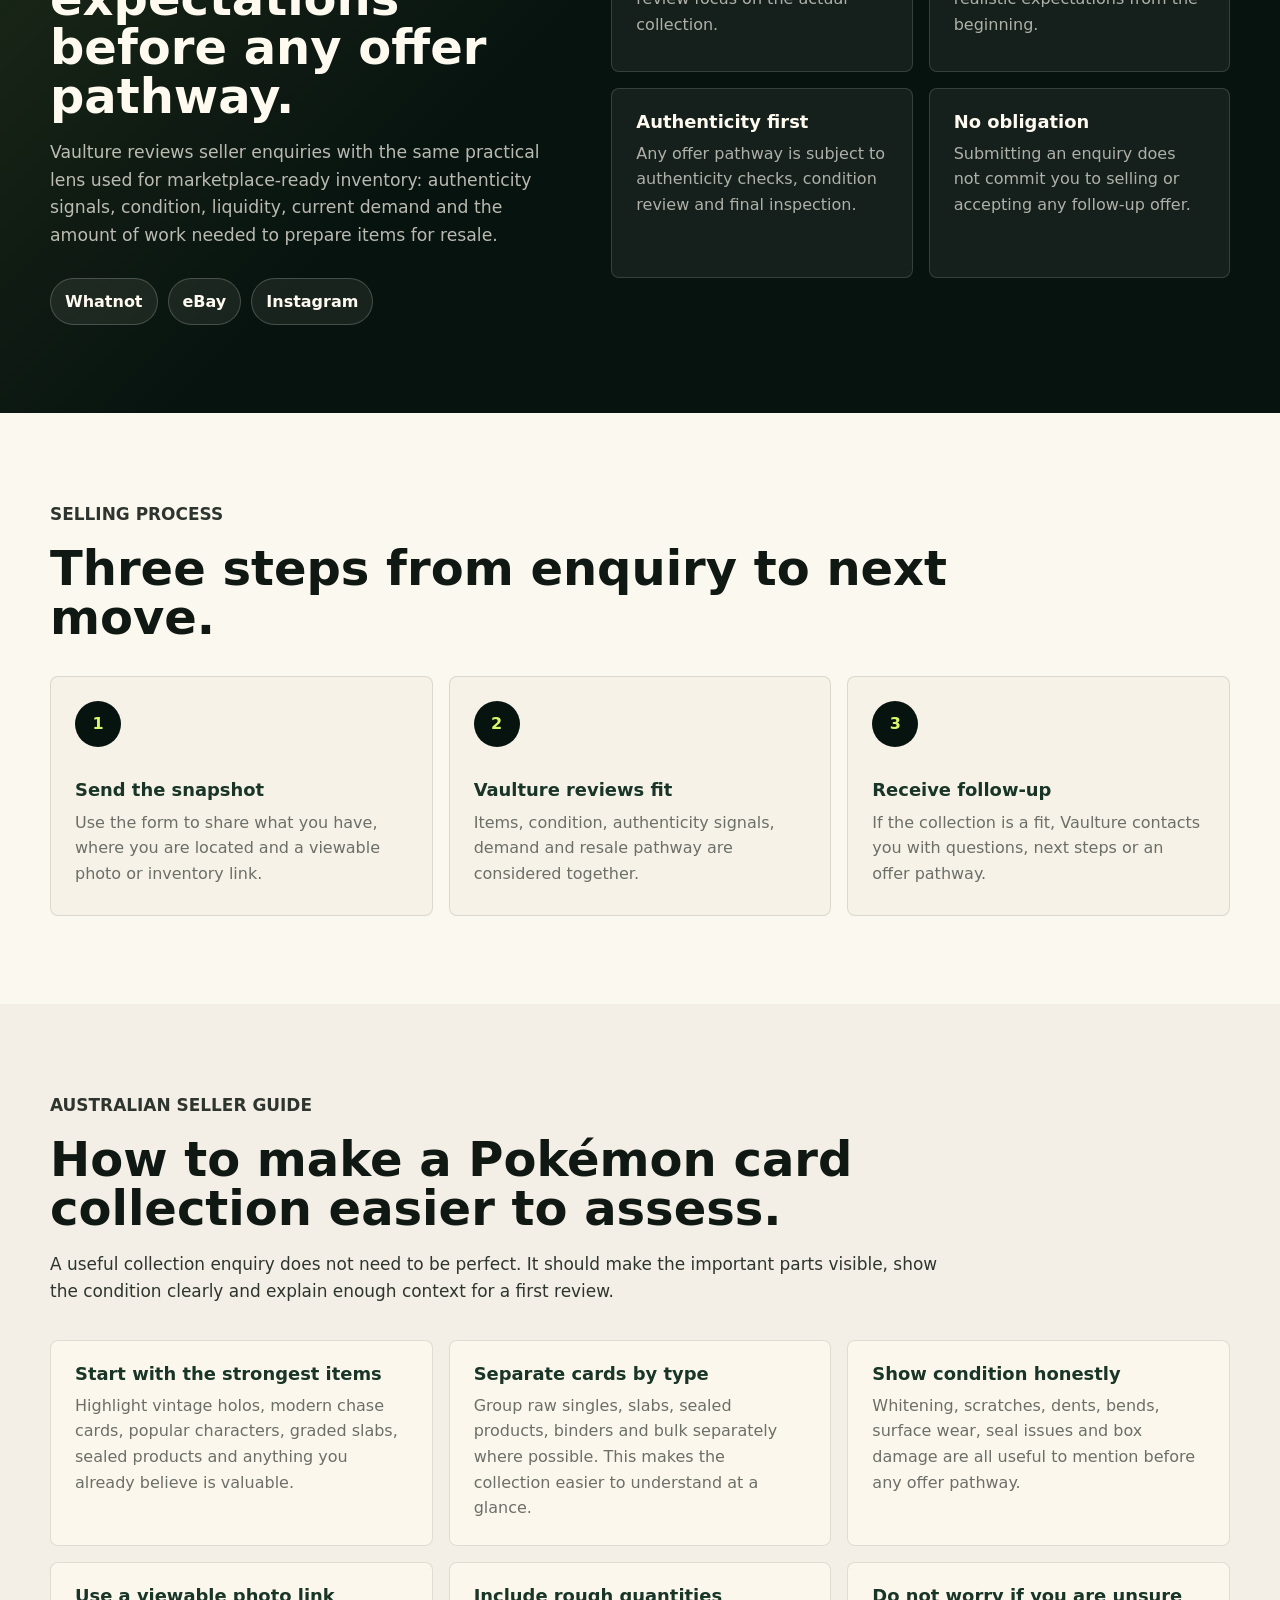
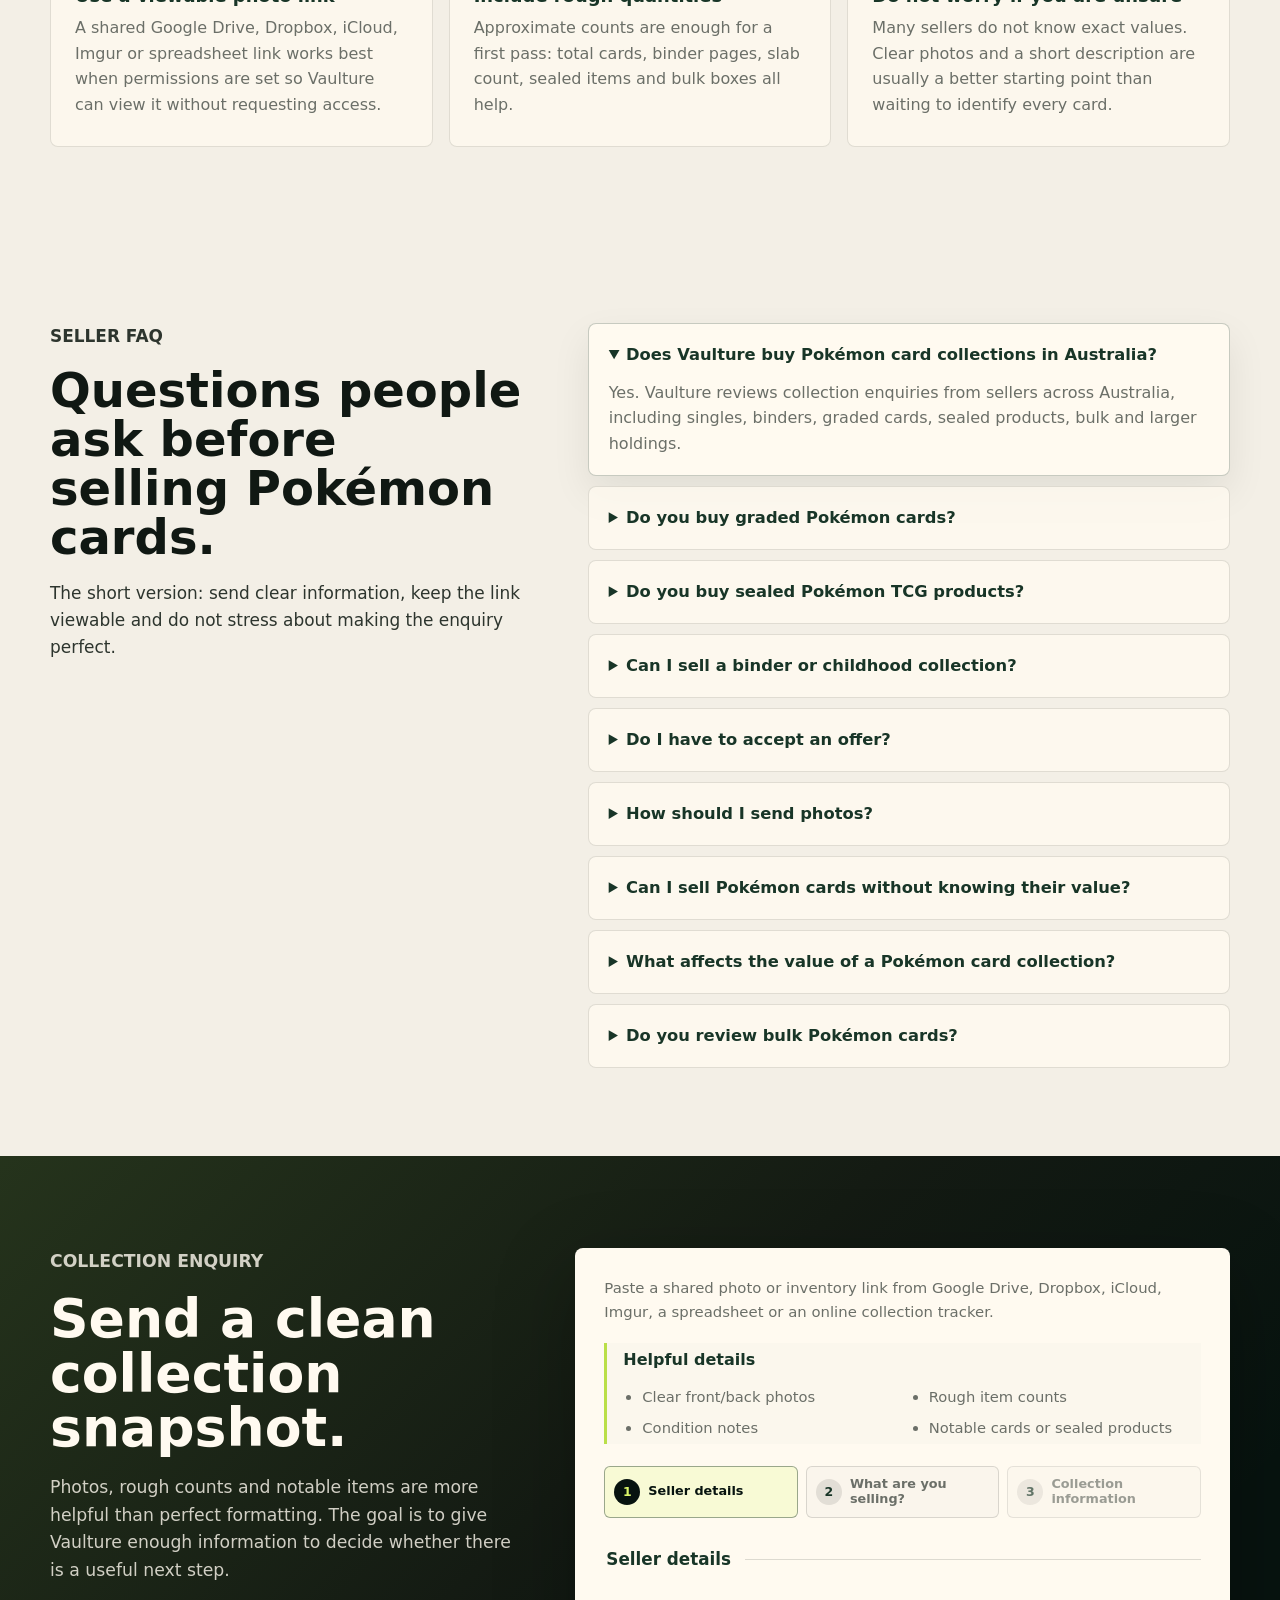
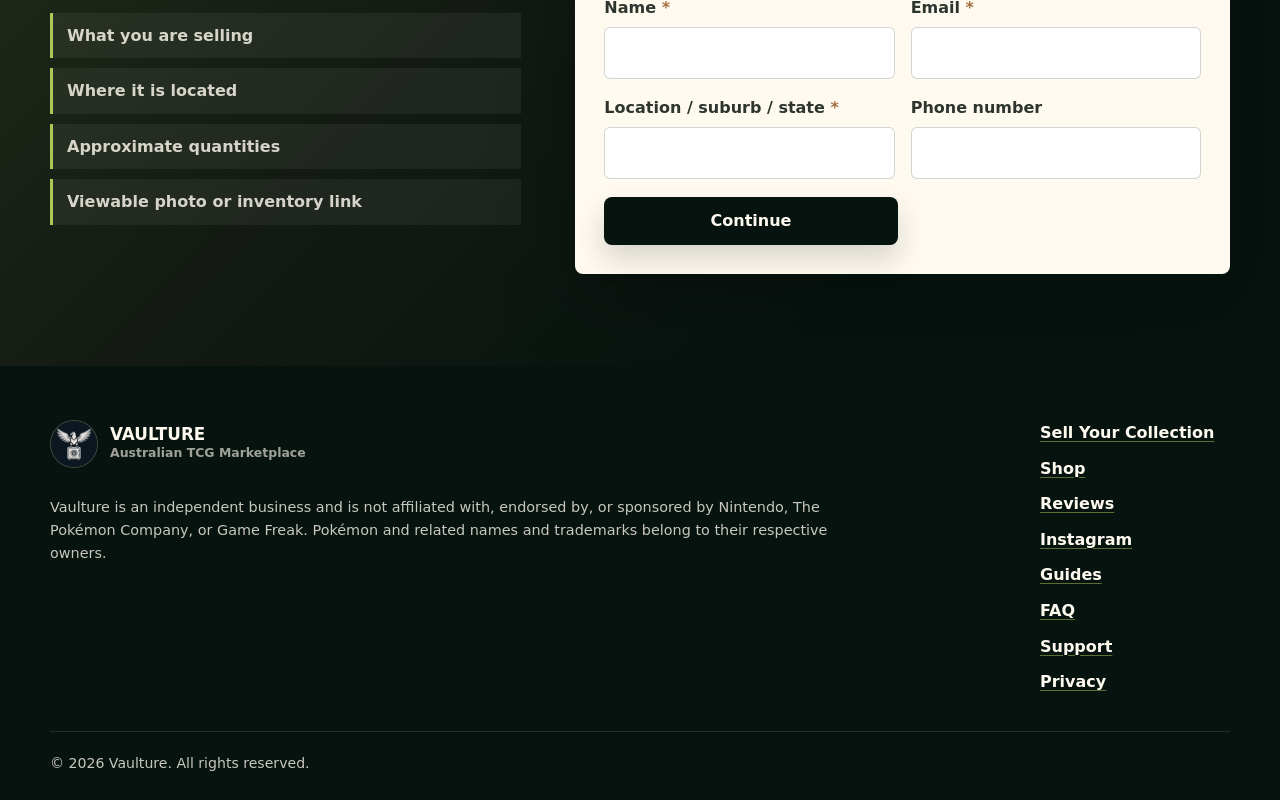
<file: sell-pokemon-cards.html>
<!doctype html>
<html lang="en-AU">
  <head>
    <meta charset="utf-8">
    <meta name="viewport" content="width=device-width, initial-scale=1">
    <title>Sell Pokémon Cards &amp; Collections in Australia | Vaulture</title>
    <meta
      name="description"
      content="Sell Pokémon cards, graded slabs, sealed products, binders and complete collections to Vaulture, an Australian Pokémon TCG business reviewing collections nationwide."
    >
    <meta name="format-detection" content="telephone=no">
    <meta name="robots" content="index, follow, max-image-preview:large">
    <link rel="canonical" href="https://vaulture.com.au/sell-pokemon-cards.html">
    <meta name="theme-color" content="#101813">

    <meta property="og:type" content="website">
    <meta property="og:locale" content="en_AU">
    <meta property="og:site_name" content="Vaulture">
    <meta property="og:title" content="Sell Pokémon Cards &amp; Collections in Australia | Vaulture">
    <meta
      property="og:description"
      content="Submit a no obligation Pokémon TCG collection enquiry for singles, slabs, sealed products, binders and larger holdings."
    >
    <meta property="og:url" content="https://vaulture.com.au/sell-pokemon-cards.html">
    <meta property="og:image" content="https://vaulture.com.au/assets/images/og-image.jpg">
    <meta property="og:image:width" content="1200">
    <meta property="og:image:height" content="630">
    <meta property="og:image:alt" content="Premium trading card collection with sleeved cards, slabs and sealed boxes.">
    <meta name="twitter:card" content="summary_large_image">
    <meta name="twitter:title" content="Sell Pokémon Cards &amp; Collections in Australia | Vaulture">
    <meta
      name="twitter:description"
      content="Submit a no obligation Pokémon TCG collection enquiry with Vaulture."
    >
    <meta name="twitter:image" content="https://vaulture.com.au/assets/images/og-image.jpg">

    <link rel="icon" type="image/png" sizes="32x32" href="/assets/icons/favicon-solid-32.png">
    <link rel="icon" type="image/png" sizes="16x16" href="/assets/icons/favicon-solid-16.png">
    <link rel="icon" type="image/png" sizes="64x64" href="/assets/icons/favicon-solid-64.png">
    <link rel="shortcut icon" href="/favicon.ico">
    <link rel="apple-touch-icon" sizes="180x180" href="/assets/icons/apple-touch-icon-solid.png">
    <link rel="manifest" href="/site.webmanifest">
    <link rel="preload" as="image" href="assets/images/collection-hero.jpg" fetchpriority="high">
    <link rel="stylesheet" href="styles/main.css?v=20260811-growth-pages">

    <script type="application/ld+json">
      {
        "@context": "https://schema.org",
        "@graph": [
          {
            "@type": "Organization",
            "@id": "https://vaulture.com.au/#organization",
            "name": "Vaulture",
            "url": "https://vaulture.com.au/",
            "logo": "https://vaulture.com.au/assets/branding/vaulture-logo.png",
            "email": "hello@vaulture.com.au",
            "sameAs": [
              "https://www.whatnot.com/en-AU/user/vaulture",
              "https://www.ebay.com.au/usr/vaultureau",
              "https://www.instagram.com/vaulturetcg/"
            ],
            "areaServed": {
              "@type": "Country",
              "name": "Australia"
            },
            "description": "Australian Pokémon TCG buying and selling business."
          },
          {
            "@type": "WebSite",
            "@id": "https://vaulture.com.au/#website",
            "url": "https://vaulture.com.au/",
            "name": "Vaulture",
            "publisher": {
              "@id": "https://vaulture.com.au/#organization"
            },
            "inLanguage": "en-AU"
          },
          {
            "@type": "WebPage",
            "@id": "https://vaulture.com.au/sell-pokemon-cards.html#webpage",
            "url": "https://vaulture.com.au/sell-pokemon-cards.html",
            "name": "Sell Pokémon Cards & Collections in Australia",
            "isPartOf": {
              "@id": "https://vaulture.com.au/#website"
            },
            "about": {
              "@id": "https://vaulture.com.au/#organization"
            },
            "description": "Information for Australian sellers who want to offer Pokémon cards, graded cards, sealed products and collections to Vaulture.",
            "primaryImageOfPage": {
              "@type": "ImageObject",
              "url": "https://vaulture.com.au/assets/images/og-image.jpg"
            },
            "inLanguage": "en-AU"
          },
          {
            "@type": "BreadcrumbList",
            "@id": "https://vaulture.com.au/sell-pokemon-cards.html#breadcrumb",
            "itemListElement": [
              {
                "@type": "ListItem",
                "position": 1,
                "name": "Vaulture",
                "item": "https://vaulture.com.au/"
              },
              {
                "@type": "ListItem",
                "position": 2,
                "name": "Sell Pokémon Cards",
                "item": "https://vaulture.com.au/sell-pokemon-cards.html"
              }
            ]
          },
          {
            "@type": "Service",
            "@id": "https://vaulture.com.au/sell-pokemon-cards.html#collection-review-service",
            "name": "Pokémon card collection buying enquiries",
            "serviceType": "Pokemon TCG collection review and buying enquiry",
            "provider": {
              "@id": "https://vaulture.com.au/#organization"
            },
            "areaServed": {
              "@type": "Country",
              "name": "Australia"
            },
            "url": "https://vaulture.com.au/sell-pokemon-cards.html",
            "availableChannel": {
              "@type": "ServiceChannel",
              "serviceUrl": "https://vaulture.com.au/sell-pokemon-cards.html#collection-enquiry"
            }
          },
          {
            "@type": "FAQPage",
            "@id": "https://vaulture.com.au/sell-pokemon-cards.html#faq",
            "mainEntity": [
              {
                "@type": "Question",
                "name": "Does Vaulture buy Pokémon card collections in Australia?",
                "acceptedAnswer": {
                  "@type": "Answer",
                  "text": "Yes. Vaulture reviews Pokémon TCG collection enquiries from sellers across Australia, including singles, binders, graded cards, sealed products and larger holdings."
                }
              },
              {
                "@type": "Question",
                "name": "Do you buy graded Pokémon cards?",
                "acceptedAnswer": {
                  "@type": "Answer",
                  "text": "Yes. Sellers can include the grading company, grade, certification information if available and clear photos of the slab."
                }
              },
              {
                "@type": "Question",
                "name": "Do you buy sealed Pokémon TCG products?",
                "acceptedAnswer": {
                  "@type": "Answer",
                  "text": "Yes. Sealed product enquiries should include photos and notes about condition, seals, dents, tears or other packaging issues."
                }
              },
              {
                "@type": "Question",
                "name": "Can I sell a binder or childhood collection?",
                "acceptedAnswer": {
                  "@type": "Answer",
                  "text": "Yes. Binder and childhood collection enquiries are welcome. Approximate quantities, notable cards and condition notes help the review process."
                }
              },
              {
                "@type": "Question",
                "name": "Do I have to accept an offer?",
                "acceptedAnswer": {
                  "@type": "Answer",
                  "text": "No. Submitting a collection enquiry does not commit you to selling. Any offer is subject to authenticity, condition and inspection."
                }
              },
              {
                "@type": "Question",
                "name": "Can I submit photos of my collection?",
                "acceptedAnswer": {
                  "@type": "Answer",
                  "text": "For the current static website, sellers can paste a shared photo or inventory link from services such as Google Drive, Dropbox, iCloud, Imgur, a spreadsheet or an online collection tracker."
                }
              },
              {
                "@type": "Question",
                "name": "Can I sell Pokémon cards without knowing their value?",
                "acceptedAnswer": {
                  "@type": "Answer",
                  "text": "Yes. Sellers can submit a collection enquiry even if they do not know the exact value. Clear photos, rough quantities, notable cards and condition notes help Vaulture review the collection."
                }
              },
              {
                "@type": "Question",
                "name": "What affects the value of a Pokémon card collection?",
                "acceptedAnswer": {
                  "@type": "Answer",
                  "text": "Condition, rarity, demand, authenticity, grading, sealed product condition, set completeness and the amount of sorting required can all affect how a Pokémon card collection is reviewed."
                }
              },
              {
                "@type": "Question",
                "name": "Do you review bulk Pokémon cards?",
                "acceptedAnswer": {
                  "@type": "Answer",
                  "text": "Yes. Bulk and mixed lots can be included in an enquiry. Approximate counts, sorted categories and photos of the storage boxes or groups help the review process."
                }
              }
            ]
          }
        ]
      }
    </script>
  </head>
  <body>
    <a class="skip-link" href="#main">Skip to content</a>

    <header class="site-header" data-site-header>
      <div class="container header-inner">
        <a class="brand" href="index.html#home" aria-label="Vaulture home">
          <img src="assets/branding/vaulture-logo-mark.png" alt="" width="48" height="48">
          <span class="brand-copy">
            <span class="brand-name">Vaulture</span>
            <span class="brand-note">Australian TCG Marketplace</span>
          </span>
        </a>

        <button
          class="nav-toggle"
          type="button"
          aria-label="Open navigation"
          aria-expanded="false"
          aria-controls="primary-navigation"
          data-nav-toggle
        >
          <span></span>
          <span></span>
          <span></span>
        </button>

        <nav class="primary-nav" id="primary-navigation" aria-label="Primary navigation" data-primary-nav>
          <a href="index.html#sell">Sell</a>
          <a href="shop.html">Shop</a>
          <a href="index.html#feedback">Reviews</a>
          <a href="index.html#guides">Guides</a>
          <a href="index.html#contact">Contact</a>
          <a class="nav-cta" href="sell-pokemon-cards.html" aria-current="page">Start Enquiry</a>
          <a href="support.html">Support</a>
        </nav>
      </div>
    </header>

    <main id="main">
      <section class="sell-hero" aria-labelledby="sell-page-title">
        <div class="container sell-hero-grid">
          <div class="sell-hero-copy">
            <p class="breadcrumb"><a href="index.html">Vaulture</a> / Sell Your Collection</p>
            <p class="eyebrow">Sell Pokémon cards in Australia</p>
            <h1 id="sell-page-title">Sell your Pokémon collection with a clearer, calmer review process.</h1>
            <p class="hero-lede">
              Send Vaulture the details once, with photos or an inventory link, and get a practical follow-up on
              singles, slabs, sealed products, binders, bulk and complete collections.
            </p>
            <div class="hero-actions" aria-label="Sell page actions">
              <a class="button button-primary" href="#collection-enquiry">Start Collection Enquiry</a>
              <a class="button button-secondary" href="#what-vaulture-buys">See What Vaulture Reviews</a>
            </div>
            <ul class="trust-list sell-pill-list" aria-label="Vaulture collection selling indicators">
              <li>No obligation</li>
              <li>Australia-wide enquiries</li>
              <li>Photo-first review</li>
              <li>Marketplace seller</li>
            </ul>
          </div>

          <figure class="sell-hero-visual" aria-label="Vaulture collection review visual">
            <img
              src="assets/images/collection-hero.jpg"
              alt="Premium trading card collection with sleeved cards, slabs and sealed boxes."
              width="1200"
              height="900"
            >
            <figcaption>
              <span>Collection review snapshot</span>
              <strong>Photos, condition, quantity and notable cards all help.</strong>
            </figcaption>
          </figure>
        </div>
      </section>

      <section class="sell-proof-strip" aria-label="Vaulture seller trust indicators">
        <div class="container sell-proof-grid">
          <article>
            <span>01</span>
            <strong>Send it once</strong>
            <p>One enquiry can cover cards, slabs, sealed products and binders together.</p>
          </article>
          <article>
            <span>02</span>
            <strong>Keep it simple</strong>
            <p>A clear photo link and rough counts are usually enough to begin.</p>
          </article>
          <article>
            <span>03</span>
            <strong>No pressure</strong>
            <p>You are not committed to selling by submitting the form.</p>
          </article>
          <article>
            <span>04</span>
            <strong>Marketplace presence</strong>
            <p>Vaulture sells through Whatnot and eBay under active marketplace profiles.</p>
          </article>
        </div>
      </section>

      <section class="section section-light" id="what-vaulture-buys" aria-labelledby="what-vaulture-buys-title">
        <div class="container">
          <div class="section-heading section-heading-wide">
            <p class="eyebrow">What Vaulture Reviews</p>
            <h2 id="what-vaulture-buys-title">Built for the collections people actually have.</h2>
            <p>
              Whether it is one standout card or a full storage tub, the page is designed to help you send enough
              information for a sensible first review.
            </p>
          </div>

          <div class="buy-grid">
            <article class="buy-card buy-card-featured">
              <span>Most common</span>
              <h3>Complete collections</h3>
              <p>Binders, storage boxes, mixed eras, childhood holdings and larger lots with a spread of value.</p>
            </article>
            <article class="buy-card">
              <span>Raw cards</span>
              <h3>Singles and binders</h3>
              <p>Holo cards, modern hits, vintage cards, promos, set runs and notable binder pages.</p>
            </article>
            <article class="buy-card">
              <span>Certified</span>
              <h3>Graded slabs</h3>
              <p>PSA, CGC, BGS and other graded cards with clear slab photos and cert details where available.</p>
            </article>
            <article class="buy-card">
              <span>Unopened</span>
              <h3>Sealed products</h3>
              <p>Booster boxes, ETBs, blisters, tins, collection boxes and sealed product bundles.</p>
            </article>
            <article class="buy-card">
              <span>Volume</span>
              <h3>Bulk and mixed lots</h3>
              <p>Large counts, sorted or unsorted boxes, duplicates and mixed-condition inventory.</p>
            </article>
            <article class="buy-card">
              <span>Unsure?</span>
              <h3>Tell us what you know</h3>
              <p>A short description and a few clear photos are better than waiting until everything is perfect.</p>
            </article>
          </div>
        </div>
      </section>

      <section class="section seller-prep" aria-labelledby="seller-prep-title">
        <div class="container seller-prep-layout">
          <div class="seller-prep-copy">
            <p class="eyebrow">Before You Send</p>
            <h2 id="seller-prep-title">A better enquiry usually starts with four details.</h2>
            <p>
              You do not need a perfect spreadsheet. You do need enough visible information for a real review:
              what it is, how much there is, what condition it is in and where the photos live.
            </p>
          </div>

          <div class="prep-checklist" aria-label="Collection enquiry checklist">
            <article>
              <span>Photos</span>
              <h3>Show front, back and groups</h3>
              <p>Use binder pages, slab labels, sealed product angles and close-ups of higher-value cards.</p>
            </article>
            <article>
              <span>Condition</span>
              <h3>Call out flaws early</h3>
              <p>Whitening, dents, scratches, bends, reseal concerns and box damage all affect the review.</p>
            </article>
            <article>
              <span>Quantity</span>
              <h3>Give a rough count</h3>
              <p>Approximate card counts, slab counts, sealed items and bulk boxes are enough to start.</p>
            </article>
            <article>
              <span>Location</span>
              <h3>Share suburb or state</h3>
              <p>Knowing where the collection is located helps with practical next steps inside Australia.</p>
            </article>
          </div>
        </div>
      </section>

      <section class="section trust-section" aria-labelledby="trust-title">
        <div class="container trust-section-grid">
          <div>
            <p class="eyebrow eyebrow-inverse">Trust And Assessment</p>
            <h2 id="trust-title">Straightforward expectations before any offer pathway.</h2>
            <p>
              Vaulture reviews seller enquiries with the same practical lens used for marketplace-ready inventory:
              authenticity signals, condition, liquidity, current demand and the amount of work needed to prepare
              items for resale.
            </p>
            <div class="marketplace-inline">
              <a href="https://www.whatnot.com/en-AU/user/vaulture" target="_blank" rel="noopener">Whatnot</a>
              <a href="https://www.ebay.com.au/usr/vaultureau" target="_blank" rel="noopener">eBay</a>
              <a href="https://www.instagram.com/vaulturetcg/" target="_blank" rel="noopener noreferrer">Instagram</a>
            </div>
          </div>

          <div class="trust-grid trust-grid-premium">
            <article class="trust-card">
              <h3>No automatic lowballing</h3>
              <p>Useful detail helps avoid vague guesses and lets the review focus on the actual collection.</p>
            </article>
            <article class="trust-card">
              <h3>Condition matters</h3>
              <p>Clean photos and honest condition notes help set realistic expectations from the beginning.</p>
            </article>
            <article class="trust-card">
              <h3>Authenticity first</h3>
              <p>Any offer pathway is subject to authenticity checks, condition review and final inspection.</p>
            </article>
            <article class="trust-card">
              <h3>No obligation</h3>
              <p>Submitting an enquiry does not commit you to selling or accepting any follow-up offer.</p>
            </article>
          </div>
        </div>
      </section>

      <section class="section section-light" aria-labelledby="seller-process-title">
        <div class="container">
          <div class="section-heading section-heading-wide">
            <p class="eyebrow">Selling Process</p>
            <h2 id="seller-process-title">Three steps from enquiry to next move.</h2>
          </div>

          <ol class="sell-timeline" aria-label="Collection selling process">
            <li>
              <article>
                <span>1</span>
                <h3>Send the snapshot</h3>
                <p>Use the form to share what you have, where you are located and a viewable photo or inventory link.</p>
              </article>
            </li>
            <li>
              <article>
                <span>2</span>
                <h3>Vaulture reviews fit</h3>
                <p>Items, condition, authenticity signals, demand and resale pathway are considered together.</p>
              </article>
            </li>
            <li>
              <article>
                <span>3</span>
                <h3>Receive follow-up</h3>
                <p>If the collection is a fit, Vaulture contacts you with questions, next steps or an offer pathway.</p>
              </article>
            </li>
          </ol>
        </div>
      </section>

      <section class="section" id="seller-guide" aria-labelledby="seller-guide-title">
        <div class="container">
          <div class="section-heading section-heading-wide">
            <p class="eyebrow">Australian Seller Guide</p>
            <h2 id="seller-guide-title">How to make a Pokémon card collection easier to assess.</h2>
            <p>
              A useful collection enquiry does not need to be perfect. It should make the important parts visible,
              show the condition clearly and explain enough context for a first review.
            </p>
          </div>

          <div class="category-grid">
            <article class="category-card">
              <h3>Start with the strongest items</h3>
              <p>
                Highlight vintage holos, modern chase cards, popular characters, graded slabs, sealed products and
                anything you already believe is valuable.
              </p>
            </article>
            <article class="category-card">
              <h3>Separate cards by type</h3>
              <p>
                Group raw singles, slabs, sealed products, binders and bulk separately where possible. This makes the
                collection easier to understand at a glance.
              </p>
            </article>
            <article class="category-card">
              <h3>Show condition honestly</h3>
              <p>
                Whitening, scratches, dents, bends, surface wear, seal issues and box damage are all useful to mention
                before any offer pathway.
              </p>
            </article>
            <article class="category-card">
              <h3>Use a viewable photo link</h3>
              <p>
                A shared Google Drive, Dropbox, iCloud, Imgur or spreadsheet link works best when permissions are set
                so Vaulture can view it without requesting access.
              </p>
            </article>
            <article class="category-card">
              <h3>Include rough quantities</h3>
              <p>
                Approximate counts are enough for a first pass: total cards, binder pages, slab count, sealed items and
                bulk boxes all help.
              </p>
            </article>
            <article class="category-card">
              <h3>Do not worry if you are unsure</h3>
              <p>
                Many sellers do not know exact values. Clear photos and a short description are usually a better
                starting point than waiting to identify every card.
              </p>
            </article>
          </div>
        </div>
      </section>

      <section class="section" id="faq" aria-labelledby="faq-title">
        <div class="container faq-layout faq-layout-premium">
          <div class="section-heading">
            <p class="eyebrow">Seller FAQ</p>
            <h2 id="faq-title">Questions people ask before selling Pokémon cards.</h2>
            <p>
              The short version: send clear information, keep the link viewable and do not stress about making the
              enquiry perfect.
            </p>
          </div>

          <div class="faq-list">
            <details open>
              <summary>Does Vaulture buy Pokémon card collections in Australia?</summary>
              <p>
                Yes. Vaulture reviews collection enquiries from sellers across Australia, including singles, binders,
                graded cards, sealed products, bulk and larger holdings.
              </p>
            </details>
            <details>
              <summary>Do you buy graded Pokémon cards?</summary>
              <p>
                Yes. Include the grading company, grade, cert information if available and clear photos of the slab.
              </p>
            </details>
            <details>
              <summary>Do you buy sealed Pokémon TCG products?</summary>
              <p>
                Yes. Sealed product enquiries should include photos and notes about condition, seals, dents, tears or
                other packaging issues.
              </p>
            </details>
            <details>
              <summary>Can I sell a binder or childhood collection?</summary>
              <p>
                Yes. Binder and childhood collection enquiries are welcome. Approximate quantities, notable cards and
                condition notes help the review process.
              </p>
            </details>
            <details>
              <summary>Do I have to accept an offer?</summary>
              <p>
                No. Submitting the form does not commit you to selling. Any offer is subject to authenticity,
                condition and inspection.
              </p>
            </details>
            <details>
              <summary>How should I send photos?</summary>
              <p>
                Paste a shared link from Google Drive, Dropbox, iCloud, Imgur, a spreadsheet or an online collection
                tracker. Make sure the link is viewable.
              </p>
            </details>
            <details>
              <summary>Can I sell Pokémon cards without knowing their value?</summary>
              <p>
                Yes. You can still submit an enquiry. Clear photos, rough quantities, notable cards and condition
                notes are enough to start a first review.
              </p>
            </details>
            <details>
              <summary>What affects the value of a Pokémon card collection?</summary>
              <p>
                Condition, rarity, demand, authenticity, grading, sealed product condition, set completeness and the
                amount of sorting required can all affect how a collection is reviewed.
              </p>
            </details>
            <details>
              <summary>Do you review bulk Pokémon cards?</summary>
              <p>
                Yes. Bulk and mixed lots can be included. Approximate counts, sorted categories and photos of the
                storage boxes or groups help the review process.
              </p>
            </details>
          </div>
        </div>
      </section>

      <section class="sell-section sell-form-section" id="collection-enquiry" aria-labelledby="collection-enquiry-title">
        <div class="container sell-layout sell-form-layout">
          <div class="sell-intro">
            <p class="eyebrow eyebrow-inverse">Collection Enquiry</p>
            <h2 id="collection-enquiry-title">Send a clean collection snapshot.</h2>
            <p>
              Photos, rough counts and notable items are more helpful than perfect formatting. The goal is to give
              Vaulture enough information to decide whether there is a useful next step.
            </p>
            <ul class="sell-intro-list" aria-label="Useful enquiry details">
              <li>What you are selling</li>
              <li>Where it is located</li>
              <li>Approximate quantities</li>
              <li>Viewable photo or inventory link</li>
            </ul>
          </div>

          <form class="sell-form" action="https://formspree.io/f/meeyyknp" method="post">
            <input type="hidden" name="_subject" value="New Vaulture collection enquiry">
            <p class="form-note">
              Paste a shared photo or inventory link from Google Drive, Dropbox, iCloud, Imgur, a spreadsheet or an
              online collection tracker.
            </p>

            <div class="form-summary" aria-label="Information that helps Vaulture assess your collection">
              <p>Helpful details</p>
              <ul>
                <li>Clear front/back photos</li>
                <li>Rough item counts</li>
                <li>Condition notes</li>
                <li>Notable cards or sealed products</li>
              </ul>
            </div>

            <div class="honeypot" aria-hidden="true">
              <label for="sell-page-company">Company</label>
              <input id="sell-page-company" name="_gotcha" type="text" tabindex="-1" autocomplete="off">
            </div>

            <fieldset>
              <legend>Seller details</legend>
              <div class="form-grid">
                <label>
                  <span>Name <strong aria-hidden="true">*</strong></span>
                  <input name="name" type="text" autocomplete="name" required>
                </label>
                <label>
                  <span>Email <strong aria-hidden="true">*</strong></span>
                  <input name="email" type="email" autocomplete="email" required>
                </label>
                <label>
                  <span>Location / suburb / state <strong aria-hidden="true">*</strong></span>
                  <input name="location" type="text" autocomplete="address-level2" required>
                </label>
                <label>
                  <span>Phone number</span>
                  <input name="phone" type="tel" autocomplete="tel">
                </label>
              </div>
            </fieldset>

            <fieldset class="choice-fieldset" data-selling-group>
              <legend>What are you selling? <span class="required-label">Choose at least one</span></legend>
              <div class="checkbox-grid">
                <label><input type="checkbox" name="selling[]" value="Raw singles"> <span>Raw singles</span></label>
                <label><input type="checkbox" name="selling[]" value="Graded cards / slabs"> <span>Graded cards / slabs</span></label>
                <label><input type="checkbox" name="selling[]" value="Sealed products"> <span>Sealed products</span></label>
                <label><input type="checkbox" name="selling[]" value="Binder"> <span>Binder</span></label>
                <label><input type="checkbox" name="selling[]" value="Complete collection"> <span>Complete collection</span></label>
                <label><input type="checkbox" name="selling[]" value="Bulk"> <span>Bulk</span></label>
                <label><input type="checkbox" name="selling[]" value="Other"> <span>Other</span></label>
              </div>
              <p class="field-help validation-message" data-selling-error>
                Select at least one category so Vaulture knows what to review.
              </p>
            </fieldset>

            <fieldset>
              <legend>Collection information</legend>
              <div class="form-grid">
                <label>
                  <span>Approximate number of cards/items</span>
                  <input name="approximate_items" type="text" placeholder="Example: 200 cards, 8 slabs, 3 sealed boxes">
                </label>
                <label>
                  <span>Approximate value if known</span>
                  <input name="approximate_value" type="text" inputmode="decimal" placeholder="Optional">
                </label>
              </div>
              <label>
                <span>Collection description <strong aria-hidden="true">*</strong></span>
                <textarea
                  name="collection_description"
                  rows="6"
                  required
                  placeholder="Include sets, card names, grades, condition, sealed products, approximate quantities and anything else that helps describe the collection."
                ></textarea>
              </label>
              <label>
                <span>Notable cards/products</span>
                <textarea name="notable_items" rows="4"></textarea>
              </label>
              <label>
                <span>Condition information</span>
                <textarea name="condition_information" rows="4"></textarea>
              </label>
              <label>
                <span>Photo / inventory link</span>
                <input
                  name="photo_inventory_link"
                  type="url"
                  placeholder="https://"
                  aria-describedby="sell-page-photo-link-help"
                >
              </label>
              <p class="field-help" id="sell-page-photo-link-help">
                Direct uploads can be added later. For now, use a share link that contains photos or an inventory list.
              </p>
            </fieldset>

            <label class="consent-row">
              <input name="consent" type="checkbox" required>
              <span>I agree that Vaulture may use these details to assess my collection and contact me regarding this enquiry.</span>
            </label>

            <button class="button button-primary form-submit" type="submit">Submit Collection Enquiry</button>
            <p class="submit-note">
              Submitting this form does not commit you to selling. Any offer is subject to authenticity, condition
              and inspection.
            </p>
          </form>
        </div>
      </section>
    </main>

    <footer class="site-footer">
      <div class="container footer-grid">
        <div class="footer-brand">
          <a class="brand brand-footer" href="index.html#home" aria-label="Vaulture home">
            <img src="assets/branding/vaulture-logo-mark.png" alt="" width="44" height="44">
            <span class="brand-copy">
              <span class="brand-name">Vaulture</span>
              <span class="brand-note">Australian TCG Marketplace</span>
            </span>
          </a>
          <p>
            Vaulture is an independent business and is not affiliated with, endorsed by, or sponsored by Nintendo,
            The Pokémon Company, or Game Freak. Pokémon and related names and trademarks belong to their respective
            owners.
          </p>
        </div>
        <nav class="footer-nav" aria-label="Footer navigation">
          <a href="sell-pokemon-cards.html">Sell Your Collection</a>
          <a href="shop.html">Shop</a>
          <a href="index.html#feedback">Reviews</a>
          <a href="https://www.instagram.com/vaulturetcg/" target="_blank" rel="noopener noreferrer">Instagram</a>
          <a href="index.html#guides">Guides</a>
          <a href="faq.html">FAQ</a>
          <a href="support.html">Support</a>
          <a href="privacy.html">Privacy</a>
        </nav>
      </div>
      <div class="container footer-bottom">
        <p>&copy; <span data-current-year>2026</span> Vaulture. All rights reserved.</p>
      </div>
    </footer>

    <script src="scripts/main.js?v=20260811-growth-pages" defer></script>
  </body>
</html>
</file>
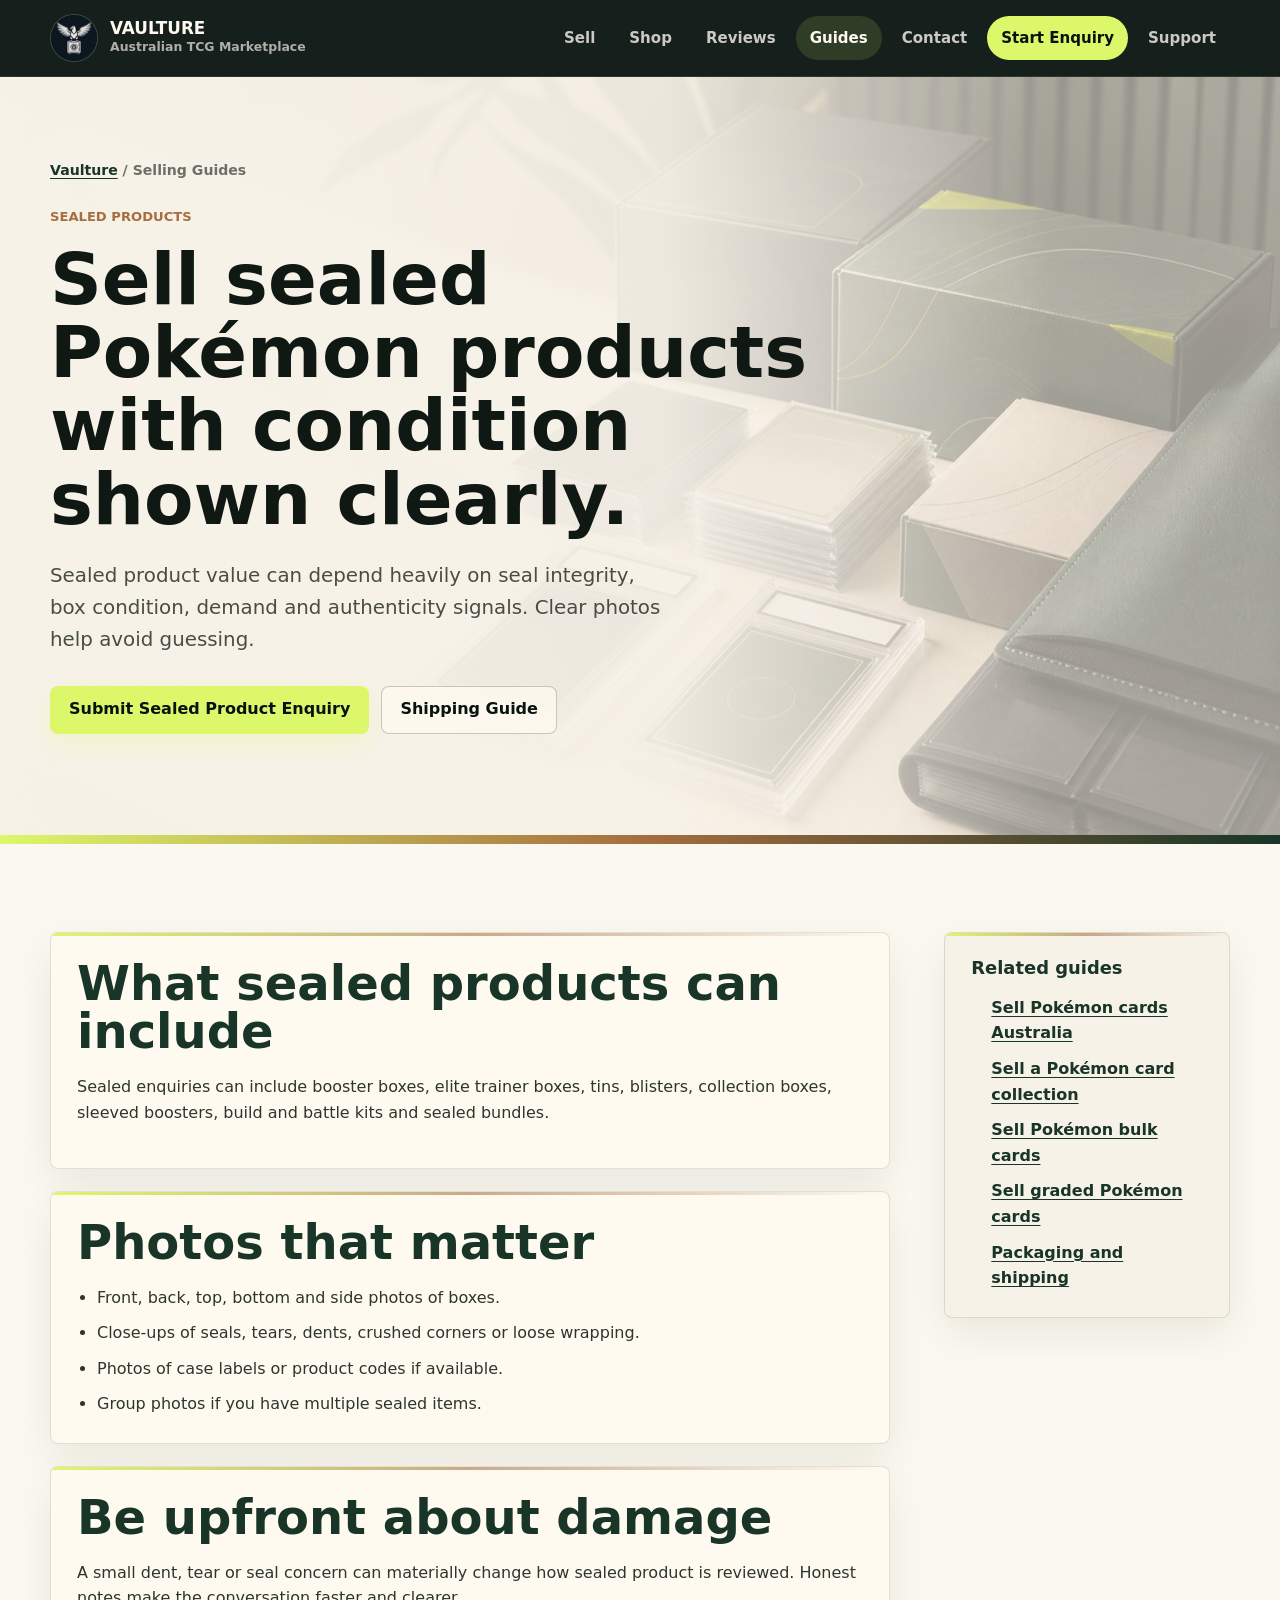
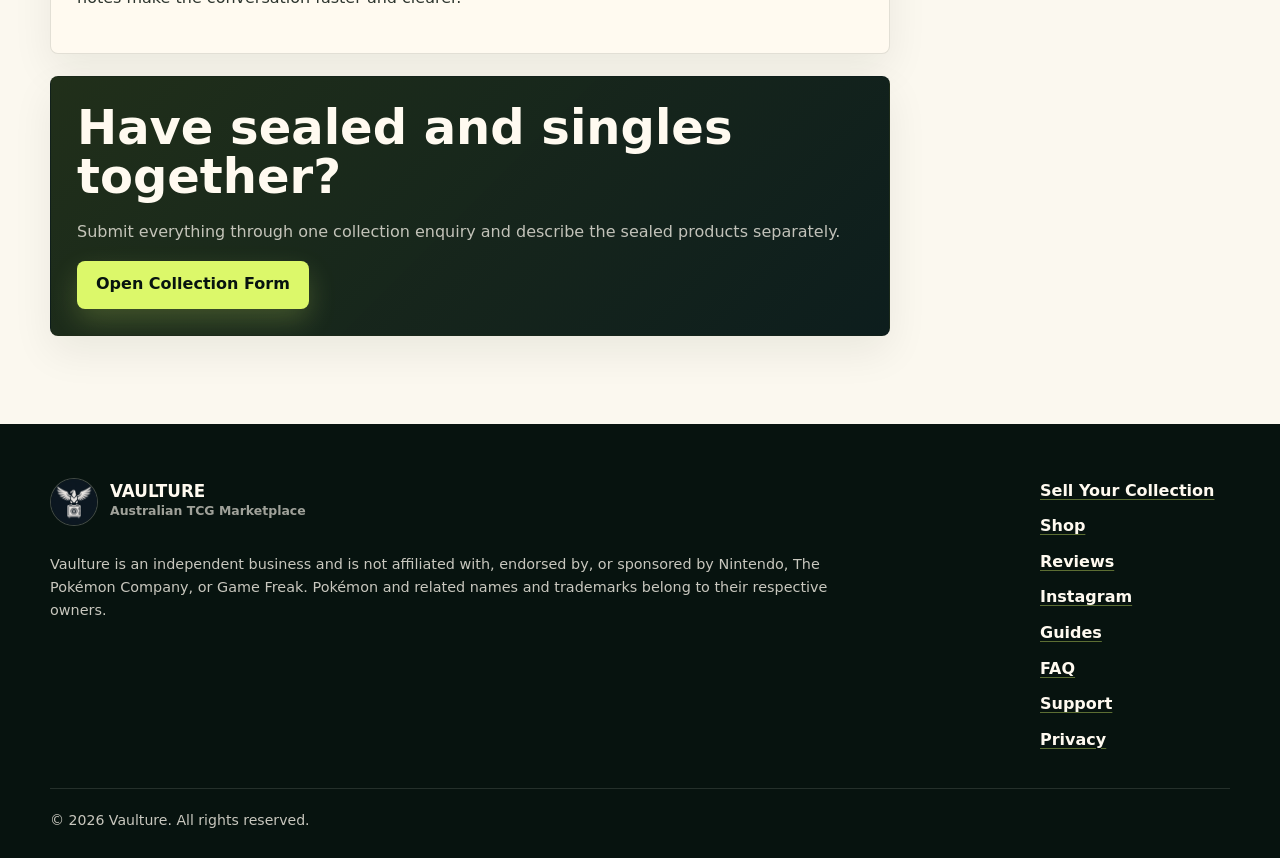
<file: sell-sealed-pokemon-products.html>
<!doctype html>
<html lang="en-AU">
  <head>
    <meta charset="utf-8">
    <meta name="viewport" content="width=device-width, initial-scale=1">
    <title>Sell Sealed Pokémon Products | Vaulture</title>
    <meta
      name="description"
      content="Guide for selling sealed Pokémon TCG products in Australia, including booster boxes, ETBs, tins, blisters and collection boxes."
    >
    <meta name="format-detection" content="telephone=no">
    <meta name="robots" content="index, follow, max-image-preview:large">
    <link rel="canonical" href="https://vaulture.com.au/sell-sealed-pokemon-products.html">
    <meta name="theme-color" content="#101813">
    <meta property="og:type" content="article">
    <meta property="og:locale" content="en_AU">
    <meta property="og:site_name" content="Vaulture">
    <meta property="og:title" content="Sell Sealed Pokémon Products | Vaulture">
    <meta property="og:description" content="What to show when submitting sealed Pokémon TCG products to Vaulture for review.">
    <meta property="og:url" content="https://vaulture.com.au/sell-sealed-pokemon-products.html">
    <meta property="og:image" content="https://vaulture.com.au/assets/images/og-image.jpg">
    <meta name="twitter:card" content="summary_large_image">
    <link rel="icon" type="image/png" sizes="32x32" href="/assets/icons/favicon-solid-32.png">
    <link rel="icon" type="image/png" sizes="16x16" href="/assets/icons/favicon-solid-16.png">
    <link rel="icon" type="image/png" sizes="64x64" href="/assets/icons/favicon-solid-64.png">
    <link rel="shortcut icon" href="/favicon.ico">
    <link rel="apple-touch-icon" sizes="180x180" href="/assets/icons/apple-touch-icon-solid.png">
    <link rel="manifest" href="/site.webmanifest">
    <link rel="preload" as="image" href="assets/images/collection-hero.jpg" fetchpriority="high">
    <link rel="stylesheet" href="styles/main.css?v=20260811-growth-pages">
    <script type="application/ld+json">
      {
        "@context": "https://schema.org",
        "@type": "Article",
        "headline": "Sell Sealed Pokémon Products",
        "description": "A guide to preparing sealed Pokémon TCG products for review by Vaulture.",
        "author": {
          "@type": "Organization",
          "name": "Vaulture",
          "url": "https://vaulture.com.au/"
        },
        "mainEntityOfPage": "https://vaulture.com.au/sell-sealed-pokemon-products.html",
        "inLanguage": "en-AU"
      }
    </script>
  </head>
  <body>
    <a class="skip-link" href="#main">Skip to content</a>
    <header class="site-header" data-site-header>
      <div class="container header-inner">
        <a class="brand" href="index.html#home" aria-label="Vaulture home">
          <img src="assets/branding/vaulture-logo-mark.png" alt="" width="48" height="48">
          <span class="brand-copy"><span class="brand-name">Vaulture</span><span class="brand-note">Australian TCG Marketplace</span></span>
        </a>
        <button class="nav-toggle" type="button" aria-label="Open navigation" aria-expanded="false" aria-controls="primary-navigation" data-nav-toggle><span></span><span></span><span></span></button>
        <nav class="primary-nav" id="primary-navigation" aria-label="Primary navigation" data-primary-nav>
          <a href="index.html#sell">Sell</a>
          <a href="shop.html">Shop</a>
          <a href="index.html#feedback">Reviews</a>
          <a href="index.html#guides" aria-current="true">Guides</a>
          <a href="index.html#contact">Contact</a>
          <a class="nav-cta" href="sell-pokemon-cards.html">Start Enquiry</a>
          <a href="support.html">Support</a>
        </nav>
      </div>
    </header>

    <main id="main">
      <section class="seo-hero" aria-labelledby="guide-title">
        <div class="container seo-hero-content">
          <p class="breadcrumb"><a href="index.html">Vaulture</a> / Selling Guides</p>
          <p class="eyebrow">Sealed Products</p>
          <h1 id="guide-title">Sell sealed Pokémon products with condition shown clearly.</h1>
          <p class="hero-lede">
            Sealed product value can depend heavily on seal integrity, box condition, demand and authenticity signals.
            Clear photos help avoid guessing.
          </p>
          <div class="hero-actions">
            <a class="button button-primary" href="sell-pokemon-cards.html#collection-enquiry">Submit Sealed Product Enquiry</a>
            <a class="button button-secondary" href="packaging-and-shipping.html">Shipping Guide</a>
          </div>
        </div>
      </section>

      <section class="section section-light">
        <div class="container guide-layout">
          <div class="guide-main">
            <article class="guide-panel">
              <h2>What sealed products can include</h2>
              <p>
                Sealed enquiries can include booster boxes, elite trainer boxes, tins, blisters, collection boxes,
                sleeved boosters, build and battle kits and sealed bundles.
              </p>
            </article>
            <article class="guide-panel">
              <h2>Photos that matter</h2>
              <ul>
                <li>Front, back, top, bottom and side photos of boxes.</li>
                <li>Close-ups of seals, tears, dents, crushed corners or loose wrapping.</li>
                <li>Photos of case labels or product codes if available.</li>
                <li>Group photos if you have multiple sealed items.</li>
              </ul>
            </article>
            <article class="guide-panel">
              <h2>Be upfront about damage</h2>
              <p>
                A small dent, tear or seal concern can materially change how sealed product is reviewed. Honest notes
                make the conversation faster and clearer.
              </p>
            </article>
            <article class="guide-callout">
              <h2>Have sealed and singles together?</h2>
              <p>Submit everything through one collection enquiry and describe the sealed products separately.</p>
              <a class="button button-primary" href="sell-pokemon-cards.html#collection-enquiry">Open Collection Form</a>
            </article>
          </div>
          <aside class="guide-sidebar" aria-label="Related selling guides">
            <div class="guide-sidebar-card">
              <h2>Related guides</h2>
              <ul class="guide-link-list">
                <li><a href="sell-pokemon-cards-australia.html">Sell Pokémon cards Australia</a></li>
                <li><a href="sell-pokemon-card-collection.html">Sell a Pokémon card collection</a></li>
                <li><a href="sell-pokemon-bulk-cards.html">Sell Pokémon bulk cards</a></li>
                <li><a href="sell-graded-pokemon-cards.html">Sell graded Pokémon cards</a></li>
                <li><a href="packaging-and-shipping.html">Packaging and shipping</a></li>
              </ul>
            </div>
          </aside>
        </div>
      </section>
    </main>

    <footer class="site-footer">
      <div class="container footer-grid">
        <div class="footer-brand">
          <a class="brand brand-footer" href="index.html#home" aria-label="Vaulture home">
            <img src="assets/branding/vaulture-logo-mark.png" alt="" width="44" height="44">
            <span class="brand-copy"><span class="brand-name">Vaulture</span><span class="brand-note">Australian TCG Marketplace</span></span>
          </a>
          <p>Vaulture is an independent business and is not affiliated with, endorsed by, or sponsored by Nintendo, The Pokémon Company, or Game Freak. Pokémon and related names and trademarks belong to their respective owners.</p>
        </div>
        <nav class="footer-nav" aria-label="Footer navigation">
          <a href="sell-pokemon-cards.html">Sell Your Collection</a>
          <a href="shop.html">Shop</a>
          <a href="index.html#feedback">Reviews</a>
          <a href="https://www.instagram.com/vaulturetcg/" target="_blank" rel="noopener noreferrer">Instagram</a>
          <a href="index.html#guides">Guides</a>
          <a href="faq.html">FAQ</a>
          <a href="support.html">Support</a>
          <a href="privacy.html">Privacy</a>
        </nav>
      </div>
      <div class="container footer-bottom"><p>&copy; <span data-current-year>2026</span> Vaulture. All rights reserved.</p></div>
    </footer>
    <script src="scripts/main.js?v=20260811-growth-pages" defer></script>
  </body>
</html>
</file>
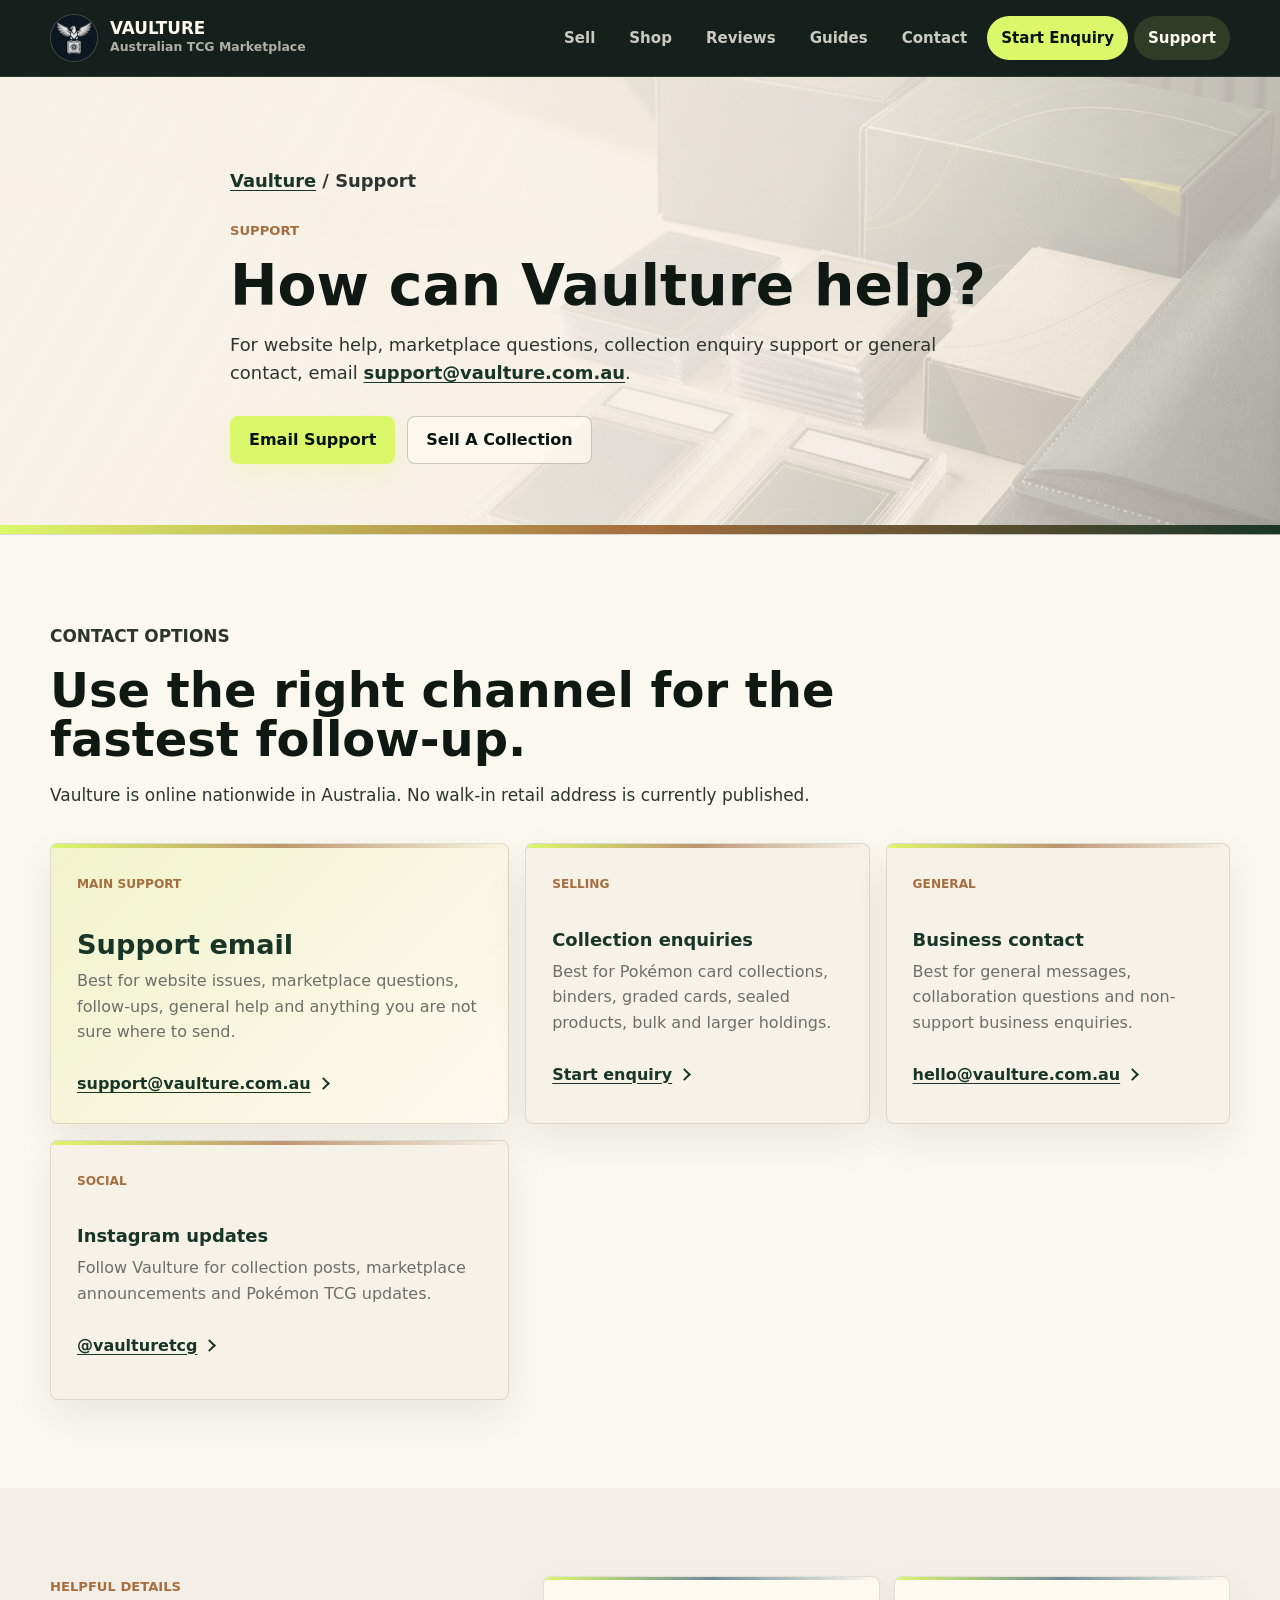
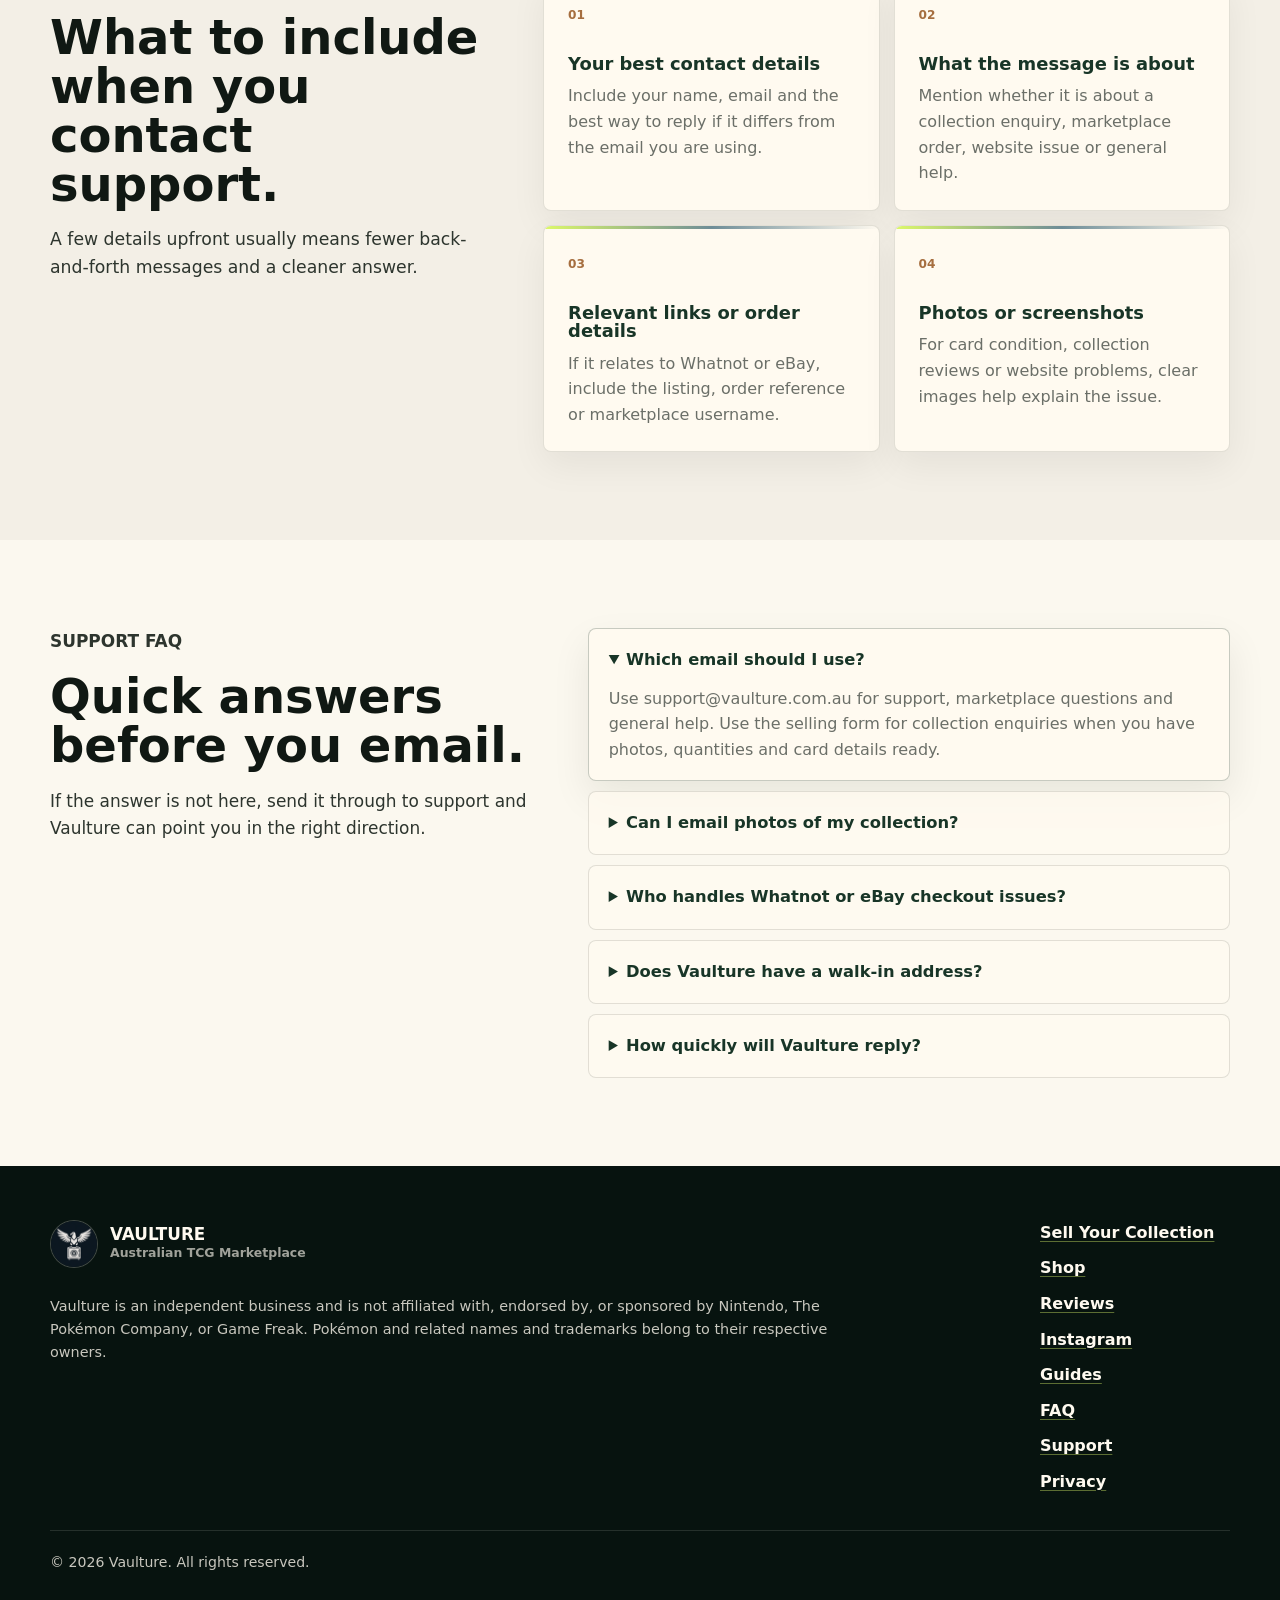
<file: support.html>
<!doctype html>
<html lang="en-AU">
  <head>
    <meta charset="utf-8">
    <meta name="viewport" content="width=device-width, initial-scale=1">
    <title>Support | Vaulture</title>
    <meta
      name="description"
      content="Contact Vaulture support for website help, marketplace questions, collection enquiry help and general Pokémon TCG business support in Australia."
    >
    <meta name="format-detection" content="telephone=no">
    <meta name="robots" content="index, follow, max-image-preview:large">
    <link rel="canonical" href="https://vaulture.com.au/support.html">
    <meta name="theme-color" content="#101813">

    <meta property="og:type" content="website">
    <meta property="og:locale" content="en_AU">
    <meta property="og:site_name" content="Vaulture">
    <meta property="og:title" content="Support | Vaulture">
    <meta
      property="og:description"
      content="Get in contact with Vaulture for support, collection enquiries, marketplace questions and general help."
    >
    <meta property="og:url" content="https://vaulture.com.au/support.html">
    <meta property="og:image" content="https://vaulture.com.au/assets/images/og-image.jpg">
    <meta property="og:image:width" content="1200">
    <meta property="og:image:height" content="630">
    <meta property="og:image:alt" content="Premium trading card collection with sleeved cards, slabs and sealed boxes.">
    <meta name="twitter:card" content="summary_large_image">
    <meta name="twitter:title" content="Support | Vaulture">
    <meta
      name="twitter:description"
      content="Contact Vaulture support for website help, marketplace questions and collection enquiry support."
    >
    <meta name="twitter:image" content="https://vaulture.com.au/assets/images/og-image.jpg">

    <link rel="icon" type="image/png" sizes="32x32" href="/assets/icons/favicon-solid-32.png">
    <link rel="icon" type="image/png" sizes="16x16" href="/assets/icons/favicon-solid-16.png">
    <link rel="icon" type="image/png" sizes="64x64" href="/assets/icons/favicon-solid-64.png">
    <link rel="shortcut icon" href="/favicon.ico">
    <link rel="apple-touch-icon" sizes="180x180" href="/assets/icons/apple-touch-icon-solid.png">
    <link rel="manifest" href="/site.webmanifest">
    <link rel="preload" as="image" href="assets/images/collection-hero.jpg" fetchpriority="high">
    <link rel="stylesheet" href="styles/main.css?v=20260811-growth-pages">

    <script type="application/ld+json">
      {
        "@context": "https://schema.org",
        "@graph": [
          {
            "@type": "Organization",
            "@id": "https://vaulture.com.au/#organization",
            "name": "Vaulture",
            "url": "https://vaulture.com.au/",
            "logo": "https://vaulture.com.au/assets/branding/vaulture-logo.png",
            "email": "support@vaulture.com.au",
            "sameAs": [
              "https://www.whatnot.com/en-AU/user/vaulture",
              "https://www.ebay.com.au/usr/vaultureau",
              "https://www.instagram.com/vaulturetcg/"
            ],
            "areaServed": {
              "@type": "Country",
              "name": "Australia"
            },
            "contactPoint": {
              "@type": "ContactPoint",
              "contactType": "customer support",
              "email": "support@vaulture.com.au",
              "areaServed": "AU",
              "availableLanguage": "English"
            }
          },
          {
            "@type": "WebSite",
            "@id": "https://vaulture.com.au/#website",
            "url": "https://vaulture.com.au/",
            "name": "Vaulture",
            "publisher": {
              "@id": "https://vaulture.com.au/#organization"
            },
            "inLanguage": "en-AU"
          },
          {
            "@type": "ContactPage",
            "@id": "https://vaulture.com.au/support.html#webpage",
            "url": "https://vaulture.com.au/support.html",
            "name": "Support | Vaulture",
            "description": "Contact page for Vaulture support, collection enquiries, marketplace questions and general business help.",
            "isPartOf": {
              "@id": "https://vaulture.com.au/#website"
            },
            "about": {
              "@id": "https://vaulture.com.au/#organization"
            },
            "inLanguage": "en-AU"
          },
          {
            "@type": "BreadcrumbList",
            "@id": "https://vaulture.com.au/support.html#breadcrumb",
            "itemListElement": [
              {
                "@type": "ListItem",
                "position": 1,
                "name": "Vaulture",
                "item": "https://vaulture.com.au/"
              },
              {
                "@type": "ListItem",
                "position": 2,
                "name": "Support",
                "item": "https://vaulture.com.au/support.html"
              }
            ]
          }
        ]
      }
    </script>
  </head>
  <body>
    <a class="skip-link" href="#main">Skip to content</a>

    <header class="site-header" data-site-header>
      <div class="container header-inner">
        <a class="brand" href="index.html#home" aria-label="Vaulture home">
          <img src="assets/branding/vaulture-logo-mark.png" alt="" width="48" height="48">
          <span class="brand-copy">
            <span class="brand-name">Vaulture</span>
            <span class="brand-note">Australian TCG Marketplace</span>
          </span>
        </a>

        <button
          class="nav-toggle"
          type="button"
          aria-label="Open navigation"
          aria-expanded="false"
          aria-controls="primary-navigation"
          data-nav-toggle
        >
          <span></span>
          <span></span>
          <span></span>
        </button>

        <nav class="primary-nav" id="primary-navigation" aria-label="Primary navigation" data-primary-nav>
          <a href="index.html#sell">Sell</a>
          <a href="shop.html">Shop</a>
          <a href="index.html#feedback">Reviews</a>
          <a href="index.html#guides">Guides</a>
          <a href="index.html#contact">Contact</a>
          <a class="nav-cta" href="sell-pokemon-cards.html">Start Enquiry</a>
          <a href="support.html" aria-current="page">Support</a>
        </nav>
      </div>
    </header>

    <main id="main">
      <section class="page-hero support-hero">
        <div class="container narrow">
          <p class="breadcrumb"><a href="index.html">Vaulture</a> / Support</p>
          <p class="eyebrow">Support</p>
          <h1>How can Vaulture help?</h1>
          <p>
            For website help, marketplace questions, collection enquiry support or general contact, email
            <a href="mailto:support@vaulture.com.au">support@vaulture.com.au</a>.
          </p>
          <div class="hero-actions" aria-label="Support page actions">
            <a class="button button-primary" href="mailto:support@vaulture.com.au">Email Support</a>
            <a class="button button-secondary" href="sell-pokemon-cards.html">Sell A Collection</a>
          </div>
        </div>
      </section>

      <section class="section section-light" aria-labelledby="support-options-title">
        <div class="container">
          <div class="section-heading section-heading-wide">
            <p class="eyebrow">Contact Options</p>
            <h2 id="support-options-title">Use the right channel for the fastest follow-up.</h2>
            <p>
              Vaulture is online nationwide in Australia. No walk-in retail address is currently published.
            </p>
          </div>

          <div class="support-channel-grid">
            <article class="support-card support-card-featured">
              <span>Main support</span>
              <h3>Support email</h3>
              <p>
                Best for website issues, marketplace questions, follow-ups, general help and anything you are not
                sure where to send.
              </p>
              <a class="text-link" href="mailto:support@vaulture.com.au">support@vaulture.com.au</a>
            </article>
            <article class="support-card">
              <span>Selling</span>
              <h3>Collection enquiries</h3>
              <p>
                Best for Pokémon card collections, binders, graded cards, sealed products, bulk and larger holdings.
              </p>
              <a class="text-link" href="sell-pokemon-cards.html#collection-enquiry">Start enquiry</a>
            </article>
            <article class="support-card">
              <span>General</span>
              <h3>Business contact</h3>
              <p>
                Best for general messages, collaboration questions and non-support business enquiries.
              </p>
              <a class="text-link" href="mailto:hello@vaulture.com.au">hello@vaulture.com.au</a>
            </article>
            <article class="support-card">
              <span>Social</span>
              <h3>Instagram updates</h3>
              <p>
                Follow Vaulture for collection posts, marketplace announcements and Pokémon TCG updates.
              </p>
              <a class="text-link" href="https://www.instagram.com/vaulturetcg/" target="_blank" rel="noopener noreferrer">@vaulturetcg</a>
            </article>
          </div>
        </div>
      </section>

      <section class="section" aria-labelledby="support-details-title">
        <div class="container support-detail-layout">
          <div>
            <p class="eyebrow">Helpful Details</p>
            <h2 id="support-details-title">What to include when you contact support.</h2>
            <p>
              A few details upfront usually means fewer back-and-forth messages and a cleaner answer.
            </p>
          </div>

          <div class="support-checklist" aria-label="Helpful details to include in support emails">
            <article>
              <span>01</span>
              <h3>Your best contact details</h3>
              <p>Include your name, email and the best way to reply if it differs from the email you are using.</p>
            </article>
            <article>
              <span>02</span>
              <h3>What the message is about</h3>
              <p>Mention whether it is about a collection enquiry, marketplace order, website issue or general help.</p>
            </article>
            <article>
              <span>03</span>
              <h3>Relevant links or order details</h3>
              <p>If it relates to Whatnot or eBay, include the listing, order reference or marketplace username.</p>
            </article>
            <article>
              <span>04</span>
              <h3>Photos or screenshots</h3>
              <p>For card condition, collection reviews or website problems, clear images help explain the issue.</p>
            </article>
          </div>
        </div>
      </section>

      <section class="section section-light" id="support-faq" aria-labelledby="support-faq-title">
        <div class="container faq-layout">
          <div class="section-heading">
            <p class="eyebrow">Support FAQ</p>
            <h2 id="support-faq-title">Quick answers before you email.</h2>
            <p>
              If the answer is not here, send it through to support and Vaulture can point you in the right direction.
            </p>
          </div>

          <div class="faq-list">
            <details open>
              <summary>Which email should I use?</summary>
              <p>
                Use support@vaulture.com.au for support, marketplace questions and general help. Use the selling form
                for collection enquiries when you have photos, quantities and card details ready.
              </p>
            </details>
            <details>
              <summary>Can I email photos of my collection?</summary>
              <p>
                Yes. You can email support, but the selling form is usually cleaner for full collection reviews because
                it asks for the details Vaulture needs in one place.
              </p>
            </details>
            <details>
              <summary>Who handles Whatnot or eBay checkout issues?</summary>
              <p>
                Marketplace checkout, payment and platform-specific order tools are handled by the relevant marketplace.
                Vaulture support can still help direct you if you are unsure where to start.
              </p>
            </details>
            <details>
              <summary>Does Vaulture have a walk-in address?</summary>
              <p>
                No public walk-in retail address is currently published. Vaulture operates online nationwide in
                Australia.
              </p>
            </details>
            <details>
              <summary>How quickly will Vaulture reply?</summary>
              <p>
                Vaulture aims to reply as soon as practical. Clear details, links and screenshots help make the first
                response more useful.
              </p>
            </details>
          </div>
        </div>
      </section>
    </main>

    <footer class="site-footer">
      <div class="container footer-grid">
        <div class="footer-brand">
          <a class="brand brand-footer" href="index.html#home" aria-label="Vaulture home">
            <img src="assets/branding/vaulture-logo-mark.png" alt="" width="44" height="44">
            <span class="brand-copy">
              <span class="brand-name">Vaulture</span>
              <span class="brand-note">Australian TCG Marketplace</span>
            </span>
          </a>
          <p>
            Vaulture is an independent business and is not affiliated with, endorsed by, or sponsored by Nintendo,
            The Pokémon Company, or Game Freak. Pokémon and related names and trademarks belong to their respective
            owners.
          </p>
        </div>
        <nav class="footer-nav" aria-label="Footer navigation">
          <a href="sell-pokemon-cards.html">Sell Your Collection</a>
          <a href="shop.html">Shop</a>
          <a href="index.html#feedback">Reviews</a>
          <a href="https://www.instagram.com/vaulturetcg/" target="_blank" rel="noopener noreferrer">Instagram</a>
          <a href="index.html#guides">Guides</a>
          <a href="faq.html">FAQ</a>
          <a href="support.html">Support</a>
          <a href="privacy.html">Privacy</a>
        </nav>
      </div>
      <div class="container footer-bottom">
        <p>&copy; <span data-current-year>2026</span> Vaulture. All rights reserved.</p>
      </div>
    </footer>

    <script src="scripts/main.js?v=20260811-growth-pages" defer></script>
  </body>
</html>
</file>
<file: styles/main.css>
:root {
  color-scheme: light;
  --color-ink: #101813;
  --color-ink-soft: #2d352e;
  --color-forest: #183527;
  --color-forest-deep: #07130f;
  --color-forest-night: #03100c;
  --color-moss: #badf48;
  --color-lime: #dcf86a;
  --color-clay: #a66e3f;
  --color-cream: #f7f2e8;
  --color-paper: #fffaf0;
  --color-shell: #fbf8ef;
  --color-stone: #d7d0c2;
  --color-muted: #6b6f68;
  --color-blue: #315f72;
  --color-white: #ffffff;
  --color-copper: #c78649;
  --shadow-soft: 0 20px 55px rgba(16, 24, 19, 0.12);
  --shadow-deep: 0 30px 90px rgba(7, 19, 15, 0.26);
  --radius-sm: 6px;
  --radius-md: 8px;
  --container: 1180px;
  --header-height: 76px;
}

* {
  box-sizing: border-box;
}

html {
  scroll-behavior: smooth;
  scroll-padding-top: calc(var(--header-height) + 18px);
}

section[id] {
  scroll-margin-top: calc(var(--header-height) + 18px);
}

body {
  margin: 0;
  background: #f3efe6;
  color: var(--color-ink);
  font-family: Inter, ui-sans-serif, system-ui, -apple-system, BlinkMacSystemFont, "Segoe UI", sans-serif;
  font-size: 16px;
  line-height: 1.6;
  -webkit-font-smoothing: antialiased;
  text-rendering: optimizeLegibility;
}

body.nav-open {
  overflow: hidden;
}

img {
  display: block;
  max-width: 100%;
}

a {
  color: inherit;
  text-decoration-thickness: 0.08em;
  text-underline-offset: 0.18em;
}

button,
input,
textarea {
  font: inherit;
}

button {
  cursor: pointer;
}

[hidden] {
  display: none !important;
}

.visually-hidden {
  position: absolute;
  width: 1px;
  height: 1px;
  padding: 0;
  margin: -1px;
  overflow: hidden;
  clip: rect(0, 0, 0, 0);
  white-space: nowrap;
  border: 0;
}

:focus-visible {
  outline: 3px solid var(--color-lime);
  outline-offset: 4px;
}

::selection {
  background: var(--color-lime);
  color: var(--color-forest-deep);
}

.skip-link {
  position: fixed;
  left: 16px;
  top: 16px;
  z-index: 100;
  transform: translateY(-160%);
  border-radius: var(--radius-sm);
  background: var(--color-lime);
  color: var(--color-forest-deep);
  padding: 10px 14px;
  font-weight: 800;
  transition: transform 160ms ease;
}

.skip-link:focus {
  transform: translateY(0);
}

.container {
  width: min(calc(100% - 40px), var(--container));
  margin-inline: auto;
}

.narrow {
  max-width: 820px;
}

.site-header {
  position: sticky;
  top: 0;
  z-index: 50;
  min-height: var(--header-height);
  border-bottom: 1px solid rgba(255, 250, 240, 0.1);
  background: rgba(7, 19, 15, 0.94);
  -webkit-backdrop-filter: blur(18px);
  backdrop-filter: blur(18px);
  transition: background 180ms ease, border-color 180ms ease, box-shadow 180ms ease;
}

.site-header.is-scrolled {
  border-color: rgba(255, 250, 240, 0.16);
  background: rgba(3, 16, 12, 0.98);
  box-shadow: 0 10px 30px rgba(7, 19, 15, 0.2);
}

.header-inner {
  display: flex;
  align-items: center;
  justify-content: space-between;
  min-height: var(--header-height);
  gap: 24px;
}

.brand {
  display: inline-flex;
  align-items: center;
  gap: 12px;
  color: var(--color-paper);
  text-decoration: none;
}

.brand img {
  width: 48px;
  height: 48px;
  border: 1px solid rgba(255, 250, 240, 0.24);
  border-radius: 50%;
  object-fit: cover;
  background: var(--color-forest-deep);
}

.brand-copy {
  display: grid;
  gap: 0;
}

.brand-name {
  font-size: 1.05rem;
  font-weight: 850;
  line-height: 1.1;
  text-transform: uppercase;
}

.brand-note {
  color: rgba(255, 250, 240, 0.66);
  font-size: 0.78rem;
  font-weight: 700;
}

.primary-nav {
  display: flex;
  align-items: center;
  gap: 6px;
}

.primary-nav a {
  border-radius: 999px;
  color: rgba(255, 250, 240, 0.78);
  font-size: 0.94rem;
  font-weight: 750;
  padding: 10px 14px;
  text-decoration: none;
  transition: background 160ms ease, color 160ms ease, transform 160ms ease;
}

.primary-nav a[aria-current="true"],
.primary-nav a[aria-current="page"] {
  background: rgba(220, 248, 106, 0.13);
  color: var(--color-paper);
}

.primary-nav a:hover {
  background: rgba(255, 250, 240, 0.1);
  color: var(--color-paper);
}

.primary-nav .nav-cta {
  background: var(--color-lime);
  color: var(--color-forest-deep);
}

.primary-nav .nav-cta:hover {
  background: var(--color-paper);
  color: var(--color-forest-deep);
  transform: translateY(-1px);
}

.nav-toggle {
  display: none;
  width: 46px;
  height: 46px;
  border: 1px solid rgba(16, 24, 19, 0.18);
  border-radius: var(--radius-md);
  background: var(--color-paper);
  padding: 12px;
}

.nav-toggle span {
  display: block;
  height: 2px;
  width: 100%;
  border-radius: 2px;
  background: var(--color-ink);
  transition: transform 160ms ease, opacity 160ms ease;
}

.nav-toggle span + span {
  margin-top: 6px;
}

.nav-toggle[aria-expanded="true"] span:first-child {
  transform: translateY(8px) rotate(45deg);
}

.nav-toggle[aria-expanded="true"] span:nth-child(2) {
  opacity: 0;
}

.nav-toggle[aria-expanded="true"] span:last-child {
  transform: translateY(-8px) rotate(-45deg);
}

.hero {
  position: relative;
  display: grid;
  align-items: center;
  min-height: min(680px, calc(84vh - var(--header-height)));
  min-height: min(680px, calc(84svh - var(--header-height)));
  overflow: hidden;
  background-color: var(--color-forest-night);
  background-image:
    linear-gradient(
      90deg,
      rgba(3, 16, 12, 0.96) 0%,
      rgba(7, 19, 15, 0.88) 42%,
      rgba(7, 19, 15, 0.45) 72%,
      rgba(7, 19, 15, 0.18) 100%
    ),
    linear-gradient(0deg, rgba(3, 16, 12, 0.8), rgba(3, 16, 12, 0.04) 45%),
    url("../assets/images/collection-hero.jpg");
  background-position: center right;
  background-size: cover;
}

.hero::before {
  content: "";
  position: absolute;
  inset: 0;
  background:
    linear-gradient(180deg, rgba(3, 16, 12, 0.24), transparent 34%),
    radial-gradient(circle at 18% 22%, rgba(220, 248, 106, 0.16), transparent 26%);
  pointer-events: none;
}

.hero::after {
  content: "";
  position: absolute;
  inset: auto 0 0;
  height: 1px;
  background: linear-gradient(90deg, rgba(220, 248, 106, 0.85), rgba(199, 134, 73, 0.7), transparent);
}

.hero-content {
  position: relative;
  z-index: 1;
  padding-block: 76px 128px;
}

.eyebrow {
  margin: 0 0 16px;
  color: var(--color-clay);
  font-size: 0.82rem;
  font-weight: 850;
  letter-spacing: 0;
  text-transform: uppercase;
}

.eyebrow-inverse {
  color: var(--color-lime);
}

.hero .eyebrow {
  color: var(--color-lime);
}

h1,
h2,
h3,
p {
  margin-top: 0;
}

h1,
h2,
h3 {
  color: var(--color-ink);
  line-height: 1.02;
}

h1 {
  max-width: 760px;
  margin-bottom: 24px;
  font-size: 4.5rem;
  font-weight: 900;
  letter-spacing: 0;
}

.hero h1 {
  max-width: 930px;
  color: var(--color-paper);
  font-size: clamp(3.15rem, 6.4vw, 5.6rem);
}

h2 {
  margin-bottom: 18px;
  font-size: 3rem;
  font-weight: 880;
}

h3 {
  margin-bottom: 10px;
  font-size: 1.12rem;
  font-weight: 830;
}

.hero-lede {
  max-width: 620px;
  color: var(--color-ink-soft);
  font-size: clamp(1.06rem, 1.6vw, 1.24rem);
  font-weight: 520;
}

.hero .hero-lede {
  color: rgba(255, 250, 240, 0.82);
}

.hero-actions {
  display: flex;
  flex-wrap: wrap;
  gap: 12px;
  margin-top: 30px;
}

.button {
  display: inline-flex;
  align-items: center;
  justify-content: center;
  min-height: 48px;
  border: 1px solid transparent;
  border-radius: var(--radius-md);
  padding: 13px 18px;
  font-weight: 850;
  line-height: 1.15;
  text-align: center;
  text-decoration: none;
  transition: background 160ms ease, border-color 160ms ease, color 160ms ease, transform 160ms ease;
}

.button:hover {
  transform: translateY(-1px);
}

.button-primary {
  background: var(--color-lime);
  color: var(--color-forest-deep);
  box-shadow: 0 12px 28px rgba(220, 248, 106, 0.2);
}

.button-primary:hover {
  background: var(--color-paper);
  color: var(--color-forest-deep);
}

.button-secondary {
  border-color: rgba(16, 24, 19, 0.24);
  background: rgba(255, 250, 240, 0.8);
  color: var(--color-ink);
}

.button-secondary:hover {
  border-color: rgba(16, 24, 19, 0.42);
  background: var(--color-paper);
}

.hero .button-secondary {
  border-color: rgba(255, 250, 240, 0.24);
  background: rgba(255, 250, 240, 0.08);
  color: var(--color-paper);
}

.hero .button-secondary:hover {
  border-color: rgba(255, 250, 240, 0.42);
  background: rgba(255, 250, 240, 0.16);
}

.trust-list {
  display: flex;
  flex-wrap: wrap;
  gap: 10px;
  margin: 30px 0 0;
  padding: 0;
  list-style: none;
}

.trust-list li {
  border: 1px solid rgba(16, 24, 19, 0.14);
  border-radius: 999px;
  background: rgba(255, 250, 240, 0.78);
  -webkit-backdrop-filter: blur(10px);
  backdrop-filter: blur(10px);
  color: var(--color-forest);
  padding: 8px 12px;
  font-size: 0.9rem;
  font-weight: 750;
}

.hero .trust-list li {
  border-color: rgba(255, 250, 240, 0.16);
  background: rgba(255, 250, 240, 0.08);
  color: rgba(255, 250, 240, 0.82);
}

.hero-proof-grid {
  display: grid;
  grid-template-columns: repeat(4, minmax(0, 1fr));
  gap: 10px;
  max-width: 880px;
  margin-top: 34px;
}

.hero-proof-grid article {
  min-height: 112px;
  border: 1px solid rgba(255, 250, 240, 0.14);
  border-radius: var(--radius-md);
  background: rgba(255, 250, 240, 0.08);
  -webkit-backdrop-filter: blur(12px);
  backdrop-filter: blur(12px);
  padding: 16px;
  box-shadow: 0 20px 48px rgba(3, 16, 12, 0.2);
}

.hero-proof-grid span {
  display: block;
  margin-bottom: 12px;
  color: rgba(255, 250, 240, 0.58);
  font-size: 0.72rem;
  font-weight: 850;
  text-transform: uppercase;
}

.hero-proof-grid strong {
  display: block;
  color: var(--color-paper);
  font-size: clamp(1.02rem, 1.6vw, 1.28rem);
  line-height: 1.1;
}

.hero-proof-grid b {
  color: #d8a41d;
  font-size: 0.86rem;
  letter-spacing: 0.5px;
}

.testimonial-carousel-section {
  position: relative;
  z-index: 2;
  margin-top: -82px;
  background: transparent;
  color: rgba(255, 250, 240, 0.78);
  padding-block: 0 38px;
}

.testimonial-carousel-panel {
  display: grid;
  grid-template-columns: minmax(230px, 0.42fr) minmax(0, 1fr);
  gap: 28px;
  align-items: center;
  border: 1px solid rgba(255, 250, 240, 0.12);
  border-radius: var(--radius-md);
  background:
    linear-gradient(135deg, rgba(24, 53, 39, 0.96), rgba(3, 16, 12, 0.99)),
    var(--color-forest-deep);
  padding: 26px;
  box-shadow: var(--shadow-deep);
}

.testimonial-carousel-copy .eyebrow {
  color: var(--color-lime);
  margin-bottom: 10px;
}

.testimonial-carousel-copy h2 {
  max-width: 360px;
  margin-bottom: 0;
  color: var(--color-paper);
  font-size: clamp(1.65rem, 3vw, 2.35rem);
}

.carousel-proof {
  display: flex;
  flex-wrap: wrap;
  gap: 8px;
  margin-top: 18px;
}

.carousel-proof span {
  display: inline-flex;
  align-items: center;
  gap: 6px;
  border: 1px solid rgba(255, 250, 240, 0.14);
  border-radius: 999px;
  background: rgba(255, 250, 240, 0.07);
  color: rgba(255, 250, 240, 0.86);
  padding: 7px 10px;
  font-size: 0.78rem;
  font-weight: 850;
  line-height: 1;
}

.carousel-proof b {
  color: var(--color-lime);
  font-size: 0.82rem;
  letter-spacing: 1px;
}

.testimonial-carousel {
  display: grid;
  grid-template-columns: auto minmax(0, 1fr) auto;
  grid-template-areas:
    "prev frame next"
    "dots dots dots";
  gap: 12px;
  align-items: center;
  min-width: 0;
}

.testimonial-carousel-frame {
  grid-area: frame;
  min-width: 0;
  overflow: hidden;
}

.testimonial-carousel-track {
  display: flex;
  width: 100%;
  transform: translateX(calc(var(--testimonial-index, 0) * -100%));
  transition: transform 260ms ease;
}

.testimonial-card-carousel {
  flex: 0 0 100%;
  min-height: 188px;
  box-shadow: none;
}

.testimonial-card-carousel .testimonial-images {
  grid-template-columns: repeat(3, 76px);
  justify-content: start;
}

.testimonial-card-carousel .testimonial-images img {
  width: 76px;
}

.testimonial-carousel-button {
  display: grid;
  place-items: center;
  width: 42px;
  height: 42px;
  border: 1px solid rgba(220, 248, 106, 0.28);
  border-radius: 50%;
  background: rgba(255, 250, 240, 0.06);
  color: var(--color-paper);
  transition: background 160ms ease, border-color 160ms ease, transform 160ms ease;
}

.testimonial-carousel-button:first-of-type {
  grid-area: prev;
}

.testimonial-carousel-button:last-of-type {
  grid-area: next;
}

.testimonial-carousel-button span {
  display: block;
  font-size: 1.8rem;
  line-height: 0.8;
  transform: translateY(-1px);
}

.testimonial-carousel-button:hover:not(:disabled) {
  border-color: rgba(220, 248, 106, 0.55);
  background: rgba(220, 248, 106, 0.12);
  transform: translateY(-1px);
}

.testimonial-carousel-button:disabled {
  cursor: default;
  opacity: 0.42;
}

.testimonial-carousel-dots {
  grid-area: dots;
  display: flex;
  justify-content: center;
  gap: 8px;
  min-height: 14px;
}

.testimonial-carousel-dots button {
  width: 24px;
  height: 7px;
  border: 0;
  border-radius: 999px;
  background: rgba(255, 250, 240, 0.24);
  padding: 0;
  transition: background 160ms ease, width 160ms ease;
}

.testimonial-carousel-dots button.is-active {
  width: 34px;
  background: var(--color-lime);
}

.section {
  padding-block: 88px;
}

.section-light {
  background: var(--color-shell);
}

.split-layout {
  display: grid;
  grid-template-columns: minmax(0, 0.9fr) minmax(0, 1fr);
  gap: 70px;
  align-items: start;
}

.content-stack p {
  color: var(--color-ink-soft);
  font-size: 1.08rem;
}

.content-stack p:last-child,
.section-heading p:last-child,
.category-card p:last-child,
.marketplace-card p:last-child,
.support-card p:last-child,
.support-checklist p:last-child,
.activity-panel p:last-child,
.activity-summary p:last-child,
.contact-panel p:last-child {
  margin-bottom: 0;
}

.section-heading {
  max-width: 760px;
  margin-bottom: 34px;
}

.section-heading p {
  color: var(--color-ink-soft);
  font-size: 1.06rem;
}

.category-grid,
.marketplace-grid {
  display: grid;
  grid-template-columns: repeat(3, minmax(0, 1fr));
  gap: 16px;
}

.category-card,
.marketplace-card {
  position: relative;
  overflow: hidden;
  min-height: 185px;
  border: 1px solid rgba(16, 24, 19, 0.12);
  border-radius: var(--radius-md);
  background: rgba(255, 250, 240, 0.76);
  padding: 24px;
  transition: border-color 160ms ease, transform 160ms ease, box-shadow 160ms ease;
}

.category-card::before,
.marketplace-card::before {
  content: "";
  position: absolute;
  inset: 0 0 auto;
  height: 3px;
  background: linear-gradient(90deg, var(--color-lime), rgba(166, 110, 63, 0.55), transparent);
  opacity: 0;
  transition: opacity 160ms ease;
}

.category-card:hover,
.marketplace-card:hover {
  border-color: rgba(24, 53, 39, 0.32);
  box-shadow: var(--shadow-soft);
  transform: translateY(-2px);
}

.category-card:hover::before,
.marketplace-card:hover::before {
  opacity: 1;
}

.category-card h3,
.marketplace-card h3 {
  color: var(--color-forest);
}

.category-card p,
.marketplace-card p {
  color: var(--color-muted);
}

.marketplace-logo-grid {
  display: grid;
  grid-template-columns: repeat(3, minmax(0, 1fr));
  gap: 12px;
}

.marketplace-logo-card {
  display: grid;
  place-items: center;
  min-height: 118px;
  border: 1px solid rgba(16, 24, 19, 0.12);
  border-radius: var(--radius-md);
  background: rgba(255, 250, 240, 0.72);
  padding: 18px;
  text-decoration: none;
  transition: border-color 160ms ease, box-shadow 160ms ease, transform 160ms ease, background 160ms ease;
}

.marketplace-logo-card:hover {
  border-color: rgba(24, 53, 39, 0.32);
  background: rgba(255, 250, 240, 0.92);
  box-shadow: var(--shadow-soft);
  transform: translateY(-2px);
}

.marketplace-logo {
  display: inline-flex;
  align-items: center;
  justify-content: center;
  max-width: 100%;
  color: var(--color-forest);
  line-height: 1;
}

.marketplace-logo-whatnot {
  border-radius: 999px;
  background: #f4de28;
  color: #101813;
  padding: 10px 15px;
  font-size: clamp(1rem, 1.4vw, 1.3rem);
  font-weight: 950;
  letter-spacing: 0;
  text-transform: lowercase;
  box-shadow: inset 0 -2px 0 rgba(16, 24, 19, 0.14);
}

.marketplace-logo-ebay {
  gap: 0;
  font-size: clamp(1.8rem, 2.8vw, 2.45rem);
  font-weight: 950;
  letter-spacing: -0.04em;
}

.marketplace-logo-ebay span:nth-child(1) {
  color: #e53238;
}

.marketplace-logo-ebay span:nth-child(2) {
  color: #0064d2;
}

.marketplace-logo-ebay span:nth-child(3) {
  color: #f5af02;
}

.marketplace-logo-ebay span:nth-child(4) {
  color: #86b817;
}

.marketplace-logo-instagram {
  width: 46px;
  height: 46px;
}

.instagram-glyph {
  position: relative;
  flex: 0 0 auto;
  width: 46px;
  height: 46px;
  border-radius: 14px;
  background:
    radial-gradient(circle at 72% 27%, #ffffff 0 3px, transparent 4px),
    radial-gradient(circle at 50% 52%, transparent 0 7px, #ffffff 8px 10px, transparent 11px),
    linear-gradient(135deg, #f9ce34 0%, #ee2a7b 48%, #6228d7 100%);
  box-shadow: inset 0 0 0 1px rgba(255, 255, 255, 0.26);
}

.collection-desk-section {
  background:
    linear-gradient(135deg, rgba(220, 248, 106, 0.08), transparent 36%),
    var(--color-forest-night);
  color: rgba(255, 250, 240, 0.78);
}

.collection-desk-section .section-heading h2 {
  color: var(--color-paper);
}

.collection-desk-section .section-heading p {
  color: rgba(255, 250, 240, 0.7);
}

.collection-desk-section .category-card {
  min-height: 190px;
  border-color: rgba(255, 250, 240, 0.12);
  background: rgba(255, 250, 240, 0.055);
  box-shadow: none;
}

.collection-desk-section .category-card::before {
  opacity: 1;
  background: linear-gradient(90deg, var(--color-lime), rgba(49, 95, 114, 0.72), transparent);
}

.collection-desk-section .category-card:hover {
  border-color: rgba(220, 248, 106, 0.34);
  box-shadow: 0 20px 55px rgba(3, 16, 12, 0.24);
}

.collection-desk-section .category-card h3 {
  color: var(--color-paper);
}

.collection-desk-section .category-card p {
  color: rgba(255, 250, 240, 0.68);
}

.guide-hub-section {
  border-top: 1px solid rgba(16, 24, 19, 0.08);
  border-bottom: 1px solid rgba(16, 24, 19, 0.08);
  background:
    linear-gradient(180deg, var(--color-shell), #f0e9df);
}

.guide-card-grid {
  display: grid;
  grid-template-columns: repeat(3, minmax(0, 1fr));
  gap: 16px;
}

.guide-card {
  position: relative;
  display: grid;
  align-content: start;
  min-height: 230px;
  overflow: hidden;
  border: 1px solid rgba(16, 24, 19, 0.12);
  border-radius: var(--radius-md);
  background: rgba(255, 250, 240, 0.82);
  padding: 24px;
  transition: border-color 160ms ease, box-shadow 160ms ease, transform 160ms ease;
}

.guide-card::before {
  content: "";
  position: absolute;
  inset: 0 0 auto;
  height: 4px;
  background: linear-gradient(90deg, var(--color-lime), rgba(166, 110, 63, 0.7));
}

.guide-card:hover {
  border-color: rgba(24, 53, 39, 0.28);
  box-shadow: var(--shadow-soft);
  transform: translateY(-2px);
}

.guide-card span {
  display: inline-flex;
  width: fit-content;
  margin-bottom: 30px;
  border: 1px solid rgba(16, 24, 19, 0.12);
  border-radius: 999px;
  background: rgba(255, 250, 240, 0.76);
  color: var(--color-clay);
  padding: 6px 10px;
  font-size: 0.76rem;
  font-weight: 850;
  text-transform: uppercase;
}

.guide-card h3 {
  color: var(--color-forest);
}

.guide-card p {
  color: var(--color-muted);
}

.guide-card-featured {
  grid-column: span 2;
  background:
    linear-gradient(135deg, rgba(220, 248, 106, 0.22), rgba(49, 95, 114, 0.08), rgba(255, 250, 240, 0.92)),
    var(--color-cream);
}

.guide-card-featured h3 {
  max-width: 580px;
  font-size: 1.85rem;
}

.guide-card-featured p {
  max-width: 700px;
  font-size: 1.04rem;
}

.sell-section {
  padding-block: 92px;
  background:
    linear-gradient(135deg, rgba(220, 248, 106, 0.12), rgba(166, 110, 63, 0.08) 42%, transparent 70%),
    var(--color-forest-deep);
  color: rgba(255, 250, 240, 0.84);
}

.sell-layout {
  display: grid;
  grid-template-columns: minmax(0, 0.82fr) minmax(460px, 1fr);
  gap: 54px;
  align-items: start;
}

.sell-intro {
  position: sticky;
  top: calc(var(--header-height) + 28px);
}

.sell-intro h2 {
  color: var(--color-paper);
  font-size: 3.35rem;
}

.sell-intro > p {
  max-width: 560px;
  color: rgba(255, 250, 240, 0.8);
  font-size: 1.08rem;
}

.process-list {
  display: grid;
  gap: 14px;
  margin-top: 34px;
}

.process-list article {
  display: grid;
  grid-template-columns: 42px 1fr;
  gap: 12px 16px;
  border: 1px solid rgba(255, 250, 240, 0.16);
  border-radius: var(--radius-md);
  background: rgba(255, 250, 240, 0.055);
  padding: 18px;
}

.process-list span {
  display: inline-flex;
  align-items: center;
  justify-content: center;
  width: 42px;
  height: 42px;
  border-radius: 50%;
  background: var(--color-lime);
  color: var(--color-forest-deep);
  font-weight: 900;
}

.process-list h3 {
  margin-bottom: 6px;
  color: var(--color-paper);
}

.process-list p {
  grid-column: 2;
  margin-bottom: 0;
  color: rgba(255, 250, 240, 0.72);
}

.sell-form {
  border: 1px solid rgba(255, 250, 240, 0.22);
  border-radius: var(--radius-md);
  background: var(--color-paper);
  color: var(--color-ink);
  padding: 28px;
  box-shadow: 0 24px 80px rgba(0, 0, 0, 0.28);
}

.sell-form .button-primary {
  background: var(--color-forest-deep);
  color: var(--color-paper);
  box-shadow: 0 14px 28px rgba(7, 19, 15, 0.16);
}

.sell-form .button-primary:hover {
  background: var(--color-forest);
  color: var(--color-white);
}

.form-note,
.submit-note,
.field-help {
  color: var(--color-muted);
  font-size: 0.93rem;
}

.form-summary {
  display: grid;
  gap: 12px;
  margin-top: 18px;
  border-left: 3px solid var(--color-moss);
  background: rgba(247, 242, 232, 0.48);
  padding: 4px 0 4px 16px;
}

.form-summary p {
  margin-bottom: 0;
  color: var(--color-forest);
  font-weight: 860;
}

.form-summary ul {
  display: grid;
  grid-template-columns: repeat(2, minmax(0, 1fr));
  gap: 8px 14px;
  margin: 0;
  padding-left: 19px;
  color: var(--color-muted);
  font-size: 0.92rem;
}

.honeypot {
  position: absolute;
  left: -100vw;
  width: 1px;
  height: 1px;
  overflow: hidden;
}

fieldset {
  min-width: 0;
  margin: 28px 0 0;
  border: 0;
  border-top: 1px solid rgba(16, 24, 19, 0.14);
  padding: 22px 0 0;
}

legend {
  padding-right: 14px;
  color: var(--color-forest);
  font-size: 1.05rem;
  font-weight: 880;
}

.required-label {
  display: inline-block;
  margin-left: 6px;
  color: var(--color-clay);
  font-size: 0.78rem;
  font-weight: 800;
}

.form-grid {
  display: grid;
  grid-template-columns: repeat(2, minmax(0, 1fr));
  gap: 16px;
}

label {
  display: grid;
  gap: 7px;
  color: var(--color-ink-soft);
  font-weight: 760;
}

.sell-form fieldset > label + label,
.field-help + label {
  margin-top: 16px;
}

label span strong {
  color: var(--color-clay);
}

input[type="text"],
input[type="email"],
input[type="tel"],
input[type="url"],
textarea {
  width: 100%;
  border: 1px solid rgba(16, 24, 19, 0.18);
  border-radius: var(--radius-sm);
  background: var(--color-white);
  color: var(--color-ink);
  padding: 12px 13px;
  transition: border-color 160ms ease, box-shadow 160ms ease, background 160ms ease;
}

textarea {
  min-height: 116px;
  resize: vertical;
}

input:focus,
textarea:focus {
  border-color: var(--color-forest);
  box-shadow: 0 0 0 4px rgba(186, 223, 72, 0.28);
  outline: none;
}

input::placeholder,
textarea::placeholder {
  color: #8a8d86;
}

.checkbox-grid {
  display: grid;
  grid-template-columns: repeat(2, minmax(0, 1fr));
  gap: 10px;
}

.checkbox-grid label,
.consent-row {
  display: flex;
  align-items: flex-start;
  gap: 10px;
  min-height: 44px;
  border: 1px solid rgba(16, 24, 19, 0.14);
  border-radius: var(--radius-sm);
  background: rgba(247, 242, 232, 0.58);
  padding: 11px 12px;
  font-weight: 720;
  transition: background 160ms ease, border-color 160ms ease, color 160ms ease;
}

.checkbox-grid label:hover,
.consent-row:hover {
  border-color: rgba(24, 53, 39, 0.3);
  background: rgba(247, 242, 232, 0.9);
}

.checkbox-grid label:has(input:checked) {
  border-color: rgba(24, 53, 39, 0.45);
  background: rgba(220, 248, 106, 0.18);
  color: var(--color-forest-deep);
}

input[type="checkbox"] {
  width: 18px;
  height: 18px;
  margin-top: 2px;
  accent-color: var(--color-forest);
  flex: 0 0 auto;
}

.consent-row {
  margin-top: 24px;
}

.form-submit {
  width: 100%;
  margin-top: 18px;
}

.form-wizard-stepper {
  display: grid;
  grid-template-columns: repeat(3, minmax(0, 1fr));
  gap: 8px;
  margin: 22px 0 8px;
}

.form-wizard-stepper button {
  display: grid;
  grid-template-columns: 26px 1fr;
  gap: 8px;
  align-items: center;
  min-height: 52px;
  border: 1px solid rgba(16, 24, 19, 0.14);
  border-radius: var(--radius-sm);
  background: rgba(247, 242, 232, 0.58);
  color: var(--color-muted);
  padding: 9px;
  font-size: 0.8rem;
  font-weight: 850;
  line-height: 1.15;
  text-align: left;
}

.form-wizard-stepper button span {
  display: grid;
  place-items: center;
  width: 26px;
  height: 26px;
  border-radius: 50%;
  background: rgba(16, 24, 19, 0.1);
  color: var(--color-forest);
  font-size: 0.78rem;
  font-weight: 900;
}

.form-wizard-stepper button.is-active {
  border-color: rgba(24, 53, 39, 0.42);
  background: rgba(220, 248, 106, 0.2);
  color: var(--color-forest-deep);
}

.form-wizard-stepper button.is-active span {
  background: var(--color-forest-deep);
  color: var(--color-lime);
}

.form-wizard-stepper button:disabled {
  cursor: default;
  opacity: 0.68;
}

.form-wizard-actions {
  display: grid;
  grid-template-columns: repeat(2, minmax(0, 1fr));
  gap: 10px;
  margin-top: 18px;
}

.form-wizard-actions .button {
  width: 100%;
}

.submit-note {
  margin: 14px 0 0;
}

.validation-message {
  display: none;
  margin: 10px 0 0;
  color: #8a3a28;
  font-weight: 760;
}

.choice-fieldset.is-invalid .validation-message {
  display: block;
}

.marketplace-grid {
  grid-template-columns: repeat(2, minmax(0, 1fr));
}

.marketplace-card {
  display: grid;
  align-content: start;
  gap: 10px;
  min-height: 220px;
  padding: 26px;
}

.listings-section {
  position: relative;
  overflow: hidden;
  border-top: 1px solid rgba(16, 24, 19, 0.08);
  border-bottom: 1px solid rgba(16, 24, 19, 0.08);
  background:
    linear-gradient(135deg, rgba(49, 95, 114, 0.12), transparent 42%),
    linear-gradient(180deg, var(--color-shell), #eee7dc);
}

.market-header {
  display: grid;
  grid-template-columns: minmax(0, 0.92fr) minmax(400px, 0.72fr);
  gap: 34px;
  align-items: end;
  margin-bottom: 28px;
}

.market-header .section-heading {
  margin-bottom: 0;
}

.marketplace-grid-compact {
  gap: 12px;
}

.marketplace-grid-compact .marketplace-card {
  min-height: 174px;
  background: rgba(255, 250, 240, 0.68);
  padding: 20px;
}

.listing-grid {
  display: grid;
  grid-template-columns: repeat(4, minmax(0, 1fr));
  gap: 14px;
}

.listing-card,
.listing-empty-card {
  min-width: 0;
  border: 1px solid rgba(16, 24, 19, 0.12);
  border-radius: var(--radius-md);
  background: rgba(255, 250, 240, 0.92);
  box-shadow: 0 18px 50px rgba(16, 24, 19, 0.08);
}

.listing-card {
  overflow: hidden;
  transition: border-color 160ms ease, box-shadow 160ms ease, transform 160ms ease;
}

.listing-card:hover {
  border-color: rgba(24, 53, 39, 0.34);
  box-shadow: var(--shadow-soft);
  transform: translateY(-2px);
}

.listing-card-link {
  display: grid;
  min-height: 100%;
  color: inherit;
  text-decoration: none;
}

.listing-card-media {
  display: grid;
  place-items: center;
  aspect-ratio: 1 / 1;
  overflow: hidden;
  background:
    linear-gradient(135deg, rgba(24, 53, 39, 0.1), rgba(220, 248, 106, 0.18)),
    var(--color-cream);
  padding: 14px;
}

.listing-card-media img {
  width: 100%;
  height: 100%;
  object-fit: contain;
}

.listing-image-fallback {
  border: 1px solid rgba(24, 53, 39, 0.16);
  border-radius: 999px;
  background: rgba(255, 250, 240, 0.78);
  color: var(--color-forest);
  padding: 8px 12px;
  font-size: 0.78rem;
  font-weight: 850;
  text-transform: uppercase;
}

.listing-card-source,
.listing-card h3,
.listing-card-meta,
.listing-card strong,
.listing-card-action {
  margin-inline: 18px;
}

.listing-card-source {
  width: fit-content;
  margin-top: 18px;
  border: 1px solid rgba(24, 53, 39, 0.14);
  border-radius: 999px;
  background: rgba(220, 248, 106, 0.18);
  color: var(--color-forest);
  padding: 5px 9px;
  font-size: 0.72rem;
  font-weight: 860;
  text-transform: uppercase;
}

.listing-card h3 {
  display: -webkit-box;
  min-height: 3.48em;
  margin-top: 12px;
  overflow: hidden;
  color: var(--color-forest-deep);
  font-size: 0.98rem;
  line-height: 1.24;
  -webkit-box-orient: vertical;
  -webkit-line-clamp: 3;
}

.listing-card-meta {
  color: var(--color-muted);
  font-size: 0.85rem;
  font-weight: 720;
}

.listing-card strong {
  display: block;
  margin-top: 12px;
  color: var(--color-forest);
  font-size: 1.18rem;
  font-weight: 900;
  line-height: 1;
}

.listing-card-action {
  display: inline-flex;
  width: fit-content;
  margin-block: 18px;
  color: var(--color-blue);
  font-size: 0.92rem;
  font-weight: 850;
}

.listing-card-action::after {
  content: "↗";
  margin-left: 6px;
}

.listing-empty-card {
  grid-column: 1 / -1;
  padding: 24px;
}

.listing-empty-card span {
  display: inline-flex;
  width: fit-content;
  margin-bottom: 14px;
  border: 1px solid rgba(24, 53, 39, 0.14);
  border-radius: 999px;
  background: rgba(220, 248, 106, 0.18);
  color: var(--color-forest);
  padding: 6px 10px;
  font-size: 0.74rem;
  font-weight: 860;
  text-transform: uppercase;
}

.listing-empty-card h3 {
  color: var(--color-forest-deep);
}

.listing-empty-card p,
.listings-updated {
  color: var(--color-ink-soft);
}

.listings-updated {
  margin: 18px 0 0;
  font-size: 0.92rem;
  text-align: right;
}

.listing-toolbar {
  display: flex;
  flex-wrap: wrap;
  justify-content: space-between;
  gap: 14px;
  align-items: center;
  margin-bottom: 22px;
}

.listing-filter-group {
  display: flex;
  flex-wrap: wrap;
  gap: 8px;
}

.filter-chip {
  min-height: 38px;
  border: 1px solid rgba(16, 24, 19, 0.14);
  border-radius: 999px;
  background: rgba(255, 250, 240, 0.72);
  color: var(--color-ink-soft);
  padding: 8px 12px;
  font-size: 0.85rem;
  font-weight: 850;
  transition: background 160ms ease, border-color 160ms ease, color 160ms ease, transform 160ms ease;
}

.filter-chip:hover {
  border-color: rgba(24, 53, 39, 0.32);
  transform: translateY(-1px);
}

.filter-chip.is-active {
  border-color: rgba(24, 53, 39, 0.48);
  background: var(--color-forest-deep);
  color: var(--color-paper);
}

.listing-filter-count {
  margin: 0;
  color: var(--color-muted);
  font-size: 0.9rem;
  font-weight: 720;
}

.shop-proof-grid,
.value-factor-grid,
.value-step-grid,
.faq-topic-grid {
  display: grid;
  grid-template-columns: repeat(3, minmax(0, 1fr));
  gap: 16px;
}

.shop-proof-card,
.value-factor-card,
.value-step-card,
.faq-topic-card {
  position: relative;
  overflow: hidden;
  min-height: 210px;
  border: 1px solid rgba(16, 24, 19, 0.12);
  border-radius: var(--radius-md);
  background: var(--color-paper);
  padding: 24px;
  box-shadow: 0 16px 42px rgba(16, 24, 19, 0.06);
}

.shop-proof-card::before,
.value-factor-card::before,
.value-step-card::before,
.faq-topic-card::before {
  content: "";
  position: absolute;
  inset: 0 0 auto;
  height: 3px;
  background: linear-gradient(90deg, var(--color-lime), rgba(166, 110, 63, 0.58), transparent);
}

.shop-proof-card span,
.value-factor-card span,
.value-step-card span,
.faq-topic-card span {
  display: inline-flex;
  margin-bottom: 30px;
  color: var(--color-clay);
  font-size: 0.76rem;
  font-weight: 850;
  text-transform: uppercase;
}

.shop-proof-card h3,
.value-factor-card h3,
.value-step-card h3,
.faq-topic-card h3 {
  color: var(--color-forest);
}

.shop-proof-card p,
.value-factor-card p,
.value-step-card p,
.faq-topic-card p {
  margin-bottom: 0;
  color: var(--color-muted);
}

.shop-proof-card-featured,
.value-factor-card-featured {
  grid-column: span 2;
  background:
    linear-gradient(135deg, rgba(220, 248, 106, 0.2), rgba(49, 95, 114, 0.08), rgba(255, 250, 240, 0.94)),
    var(--color-cream);
}

.shop-proof-card-featured h3,
.value-factor-card-featured h3 {
  font-size: 1.75rem;
}

.value-signal-panel,
.faq-contact-panel {
  border: 1px solid rgba(255, 250, 240, 0.14);
  border-radius: var(--radius-md);
  background:
    linear-gradient(135deg, rgba(24, 53, 39, 0.96), rgba(3, 16, 12, 0.99)),
    var(--color-forest-deep);
  color: rgba(255, 250, 240, 0.78);
  padding: clamp(24px, 4vw, 36px);
  box-shadow: var(--shadow-deep);
}

.value-signal-panel h2,
.faq-contact-panel h2 {
  color: var(--color-paper);
}

.value-signal-panel p,
.faq-contact-panel p {
  color: rgba(255, 250, 240, 0.72);
}

.signal-list {
  display: grid;
  gap: 10px;
  margin: 24px 0 0;
  padding: 0;
  list-style: none;
}

.signal-list li {
  display: grid;
  grid-template-columns: 26px 1fr;
  gap: 10px;
  align-items: start;
  color: rgba(255, 250, 240, 0.82);
  font-weight: 760;
}

.signal-list li::before {
  content: "";
  width: 26px;
  height: 26px;
  border-radius: 50%;
  background:
    linear-gradient(135deg, var(--color-lime), rgba(220, 248, 106, 0.58)),
    var(--color-lime);
  box-shadow: inset 0 0 0 8px rgba(3, 16, 12, 0.3);
}

.faq-page-layout {
  display: grid;
  grid-template-columns: minmax(0, 0.38fr) minmax(0, 1fr);
  gap: 52px;
  align-items: start;
}

.faq-page-sidebar {
  position: sticky;
  top: calc(var(--header-height) + 28px);
  display: grid;
  gap: 14px;
}

.faq-page-sidebar .guide-sidebar-card {
  background: var(--color-cream);
}

.activity-section {
  overflow: hidden;
}

.activity-layout {
  display: grid;
  grid-template-columns: minmax(0, 0.82fr) minmax(500px, 1fr);
  gap: 44px;
  align-items: start;
}

.activity-copy {
  position: sticky;
  top: calc(var(--header-height) + 28px);
}

.activity-copy > p:not(.eyebrow),
.activity-updated {
  color: var(--color-ink-soft);
  font-size: 1.06rem;
}

.activity-summary {
  display: grid;
  grid-template-columns: repeat(3, minmax(0, 1fr));
  gap: 12px;
  margin-top: 28px;
}

.activity-summary article {
  min-height: 128px;
  border: 1px solid rgba(16, 24, 19, 0.12);
  border-radius: var(--radius-md);
  background: var(--color-cream);
  padding: 18px;
}

.activity-summary span {
  display: block;
  margin-bottom: 10px;
  color: var(--color-forest);
  font-size: 2.05rem;
  font-weight: 900;
  line-height: 1;
}

.activity-summary p {
  color: var(--color-muted);
  font-size: 0.88rem;
  font-weight: 760;
  line-height: 1.3;
}

.activity-updated {
  margin: 18px 0 0;
  font-size: 0.92rem;
}

.activity-panel {
  border: 1px solid rgba(16, 24, 19, 0.12);
  border-radius: var(--radius-md);
  background: var(--color-forest-deep);
  color: rgba(255, 250, 240, 0.78);
  padding: 24px;
  box-shadow: 0 24px 70px rgba(16, 24, 19, 0.16);
}

.activity-panel-header {
  display: flex;
  justify-content: space-between;
  gap: 20px;
  align-items: start;
  margin-bottom: 26px;
}

.activity-panel-header h3 {
  margin-bottom: 0;
  color: var(--color-paper);
  font-size: 1.35rem;
}

.activity-panel-header span {
  border: 1px solid rgba(220, 248, 106, 0.36);
  border-radius: 999px;
  background: rgba(220, 248, 106, 0.1);
  color: var(--color-lime);
  padding: 7px 10px;
  font-size: 0.78rem;
  font-weight: 850;
  text-transform: uppercase;
}

.recent-sales {
  display: grid;
  gap: 10px;
  margin-top: 0;
}

.recent-sale-card,
.activity-empty-card {
  display: grid;
  gap: 4px;
  border: 1px solid rgba(255, 250, 240, 0.12);
  border-radius: var(--radius-md);
  background: rgba(255, 250, 240, 0.055);
  padding: 16px;
}

.recent-sale-card span,
.activity-empty-card span {
  color: var(--color-lime);
  font-size: 0.74rem;
  font-weight: 850;
  text-transform: uppercase;
}

.recent-sale-card strong {
  color: var(--color-paper);
  font-size: 1rem;
  line-height: 1.25;
}

.recent-sale-card p,
.activity-empty-card p,
.activity-empty {
  color: rgba(255, 250, 240, 0.68);
  font-size: 0.92rem;
}

.activity-empty {
  grid-column: 1 / -1;
  align-self: center;
  justify-self: center;
  margin: 0;
  text-align: center;
}

.testimonials-section {
  border-top: 1px solid rgba(16, 24, 19, 0.08);
}

.testimonials-layout {
  display: grid;
  grid-template-columns: minmax(0, 0.68fr) minmax(0, 1fr);
  gap: 44px;
  align-items: start;
}

.testimonials-copy {
  position: sticky;
  top: calc(var(--header-height) + 28px);
}

.testimonials-copy > p:not(.eyebrow) {
  color: var(--color-ink-soft);
  font-size: 1.06rem;
}

.testimonial-stats {
  display: grid;
  grid-template-columns: repeat(2, minmax(0, 1fr));
  gap: 12px;
  margin-top: 28px;
}

.testimonial-stats article {
  min-height: 118px;
  border: 1px solid rgba(16, 24, 19, 0.12);
  border-radius: var(--radius-md);
  background: var(--color-paper);
  padding: 18px;
}

.testimonial-stats span {
  display: block;
  overflow-wrap: anywhere;
  margin-bottom: 10px;
  color: var(--color-forest);
  font-size: clamp(1.35rem, 2.2vw, 2.05rem);
  font-weight: 900;
  line-height: 1;
}

.testimonial-stats .stat-stars {
  display: inline-flex;
  align-items: baseline;
  gap: 8px;
}

.testimonial-stats .stat-stars b {
  color: #d8a41d;
  font-size: clamp(0.86rem, 1.4vw, 1.05rem);
  letter-spacing: 1px;
}

.testimonial-stats p {
  color: var(--color-muted);
  font-size: 0.86rem;
  font-weight: 760;
  line-height: 1.3;
}

.testimonial-grid {
  display: grid;
  grid-template-columns: repeat(2, minmax(0, 1fr));
  gap: 14px;
}

.testimonial-card {
  display: grid;
  align-content: start;
  gap: 14px;
  min-height: 210px;
  border: 1px solid rgba(16, 24, 19, 0.12);
  border-radius: var(--radius-md);
  background:
    linear-gradient(180deg, rgba(255, 250, 240, 0.82), rgba(255, 250, 240, 0.96)),
    var(--color-paper);
  padding: 22px;
  box-shadow: 0 18px 42px rgba(16, 24, 19, 0.08);
}

.testimonial-card-header {
  display: flex;
  align-items: center;
  justify-content: space-between;
  gap: 10px;
}

.testimonial-card-header > span {
  width: fit-content;
  border: 1px solid rgba(24, 53, 39, 0.14);
  border-radius: 999px;
  background: rgba(24, 53, 39, 0.06);
  color: var(--color-forest);
  padding: 6px 9px;
  font-size: 0.72rem;
  font-weight: 850;
  text-transform: uppercase;
}

.testimonial-rating {
  display: inline-flex;
  align-items: center;
  gap: 6px;
  width: fit-content;
  border: 1px solid rgba(24, 53, 39, 0.14);
  border-radius: 999px;
  padding: 5px 8px;
  font-size: 0.72rem;
  font-weight: 900;
  line-height: 1;
  text-transform: uppercase;
  white-space: nowrap;
}

.testimonial-stars {
  color: #d8a41d;
  font-size: 0.82rem;
  letter-spacing: 0.5px;
}

.testimonial-score {
  color: inherit;
}

.testimonial-rating b {
  display: grid;
  place-items: center;
  width: 18px;
  height: 18px;
  border-radius: 50%;
  color: var(--color-white);
  font-size: 0.95rem;
  line-height: 1;
}

.testimonial-rating-positive {
  background: rgba(24, 53, 39, 0.06);
  color: var(--color-forest);
}

.testimonial-rating-positive b {
  background: var(--color-forest);
}

.testimonial-rating-neutral {
  background: rgba(107, 111, 104, 0.08);
  color: var(--color-muted);
}

.testimonial-rating-neutral b {
  background: var(--color-muted);
}

.testimonial-rating-negative {
  background: rgba(138, 58, 40, 0.08);
  color: #8a3a28;
}

.testimonial-rating-negative b {
  background: #8a3a28;
}

.testimonial-images {
  display: grid;
  grid-template-columns: repeat(auto-fit, minmax(76px, 1fr));
  gap: 8px;
}

.testimonial-images img {
  width: 100%;
  aspect-ratio: 1 / 1;
  border: 1px solid rgba(16, 24, 19, 0.1);
  border-radius: var(--radius-sm);
  background: rgba(16, 24, 19, 0.06);
  object-fit: cover;
}

.testimonial-card blockquote {
  margin: 0;
  color: var(--color-forest-deep);
  font-size: clamp(1.05rem, 1.7vw, 1.28rem);
  font-weight: 780;
  line-height: 1.38;
}

.testimonial-card blockquote::before {
  content: "\201c";
}

.testimonial-card blockquote::after {
  content: "\201d";
}

.testimonial-card p {
  align-self: end;
  color: var(--color-muted);
  font-size: 0.9rem;
  font-weight: 680;
}

.text-link {
  display: inline-flex;
  align-items: center;
  gap: 8px;
  align-self: end;
  width: fit-content;
  margin-top: 10px;
  color: var(--color-forest);
  font-weight: 850;
}

.text-link::after {
  content: "";
  width: 7px;
  height: 7px;
  border-top: 2px solid currentColor;
  border-right: 2px solid currentColor;
  transform: rotate(45deg);
  transition: transform 160ms ease;
}

.text-link:hover::after {
  transform: translateX(3px) rotate(45deg);
}

.contact-section {
  padding-top: 0;
}

.contact-panel {
  display: grid;
  grid-template-columns: minmax(0, 0.82fr) minmax(0, 1fr);
  gap: 32px;
  align-items: center;
  border-top: 1px solid rgba(16, 24, 19, 0.12);
  padding-top: 64px;
}

.contact-links {
  display: grid;
  grid-template-columns: repeat(auto-fit, minmax(210px, 1fr));
  gap: 14px;
}

.contact-links a {
  display: grid;
  min-height: 110px;
  border: 1px solid rgba(16, 24, 19, 0.13);
  border-radius: var(--radius-md);
  background: var(--color-paper);
  padding: 22px;
  color: var(--color-forest);
  font-size: 1.03rem;
  font-weight: 860;
  text-decoration: none;
  overflow-wrap: anywhere;
  transition: border-color 160ms ease, transform 160ms ease;
}

.contact-links a:hover {
  border-color: rgba(24, 53, 39, 0.36);
  transform: translateY(-1px);
}

.contact-links span {
  color: var(--color-muted);
  font-size: 0.86rem;
  font-weight: 760;
}

.site-footer {
  background: var(--color-forest-deep);
  color: rgba(255, 250, 240, 0.78);
  padding-block: 54px 26px;
}

.footer-grid {
  display: grid;
  grid-template-columns: minmax(0, 1fr) auto;
  gap: 44px;
  align-items: start;
}

.brand-footer,
.brand-footer .brand-name {
  color: var(--color-paper);
}

.brand-footer .brand-note {
  color: rgba(255, 250, 240, 0.62);
}

.footer-brand p {
  max-width: 780px;
  margin: 20px 0 0;
  font-size: 0.9rem;
}

.footer-nav {
  display: grid;
  gap: 10px;
  min-width: 190px;
}

.footer-nav a {
  color: var(--color-paper);
  font-weight: 780;
  text-decoration-color: rgba(220, 248, 106, 0.4);
}

.footer-bottom {
  margin-top: 36px;
  border-top: 1px solid rgba(255, 250, 240, 0.12);
  padding-top: 20px;
  font-size: 0.88rem;
}

.footer-bottom p {
  margin-bottom: 0;
}

.sell-hero {
  position: relative;
  overflow: hidden;
  border-bottom: 1px solid rgba(16, 24, 19, 0.12);
  background:
    linear-gradient(118deg, rgba(247, 242, 232, 0.98) 0%, rgba(247, 242, 232, 0.94) 44%, rgba(221, 227, 198, 0.82) 100%),
    var(--color-cream);
}

.sell-hero::after {
  content: "";
  position: absolute;
  inset: auto 0 0;
  height: 9px;
  background: linear-gradient(90deg, var(--color-lime), var(--color-clay), var(--color-forest));
}

.sell-hero-grid {
  position: relative;
  z-index: 1;
  display: grid;
  grid-template-columns: minmax(0, 0.92fr) minmax(420px, 0.72fr);
  gap: 52px;
  align-items: center;
  min-height: min(760px, calc(92vh - var(--header-height)));
  min-height: min(760px, calc(92svh - var(--header-height)));
  padding-block: 72px 88px;
}

.sell-hero h1 {
  max-width: 780px;
  font-size: 4.1rem;
}

.sell-pill-list li {
  background: rgba(255, 250, 240, 0.82);
}

.sell-hero-visual {
  position: relative;
  aspect-ratio: 1 / 1.04;
  min-height: 500px;
  margin: 0;
  overflow: hidden;
  border: 1px solid rgba(16, 24, 19, 0.16);
  border-radius: var(--radius-md);
  background: var(--color-forest-deep);
  box-shadow: 0 28px 70px rgba(16, 24, 19, 0.2);
  isolation: isolate;
}

.sell-hero-visual::before {
  content: "";
  position: absolute;
  inset: 0;
  z-index: 1;
  background:
    linear-gradient(180deg, transparent 42%, rgba(7, 19, 15, 0.86) 100%),
    linear-gradient(90deg, rgba(220, 248, 106, 0.18), transparent 38%, rgba(166, 110, 63, 0.18));
  pointer-events: none;
}

.sell-hero-visual img {
  position: absolute;
  inset: 0;
  width: 100%;
  height: 100%;
  object-fit: cover;
}

.sell-hero-visual figcaption {
  position: absolute;
  inset: auto 24px 24px;
  z-index: 2;
  display: grid;
  gap: 6px;
  border-left: 3px solid var(--color-lime);
  padding-left: 16px;
  color: var(--color-paper);
}

.sell-hero-visual figcaption span {
  color: rgba(255, 250, 240, 0.7);
  font-size: 0.78rem;
  font-weight: 850;
  text-transform: uppercase;
}

.sell-hero-visual figcaption strong {
  max-width: 360px;
  font-size: 1.18rem;
  line-height: 1.2;
}

.sell-proof-strip {
  background: var(--color-forest-deep);
  color: rgba(255, 250, 240, 0.78);
  padding-block: 24px;
}

.sell-proof-grid {
  display: grid;
  grid-template-columns: repeat(4, minmax(0, 1fr));
  gap: 1px;
  overflow: hidden;
  border: 1px solid rgba(255, 250, 240, 0.12);
  border-radius: var(--radius-md);
  background: rgba(255, 250, 240, 0.12);
}

.sell-proof-grid article {
  min-height: 150px;
  background: rgba(255, 250, 240, 0.055);
  padding: 22px;
}

.sell-proof-grid span {
  display: block;
  margin-bottom: 18px;
  color: var(--color-lime);
  font-size: 0.74rem;
  font-weight: 900;
}

.sell-proof-grid strong {
  display: block;
  margin-bottom: 8px;
  color: var(--color-paper);
  font-size: 1.05rem;
  line-height: 1.15;
}

.sell-proof-grid p {
  margin-bottom: 0;
  color: rgba(255, 250, 240, 0.68);
  font-size: 0.92rem;
  line-height: 1.45;
}

.section-heading-wide {
  max-width: 900px;
}

.buy-grid {
  display: grid;
  grid-template-columns: repeat(3, minmax(0, 1fr));
  gap: 16px;
}

.buy-card {
  position: relative;
  overflow: hidden;
  min-height: 220px;
  border: 1px solid rgba(16, 24, 19, 0.12);
  border-radius: var(--radius-md);
  background: var(--color-cream);
  padding: 24px;
  transition: border-color 160ms ease, box-shadow 160ms ease, transform 160ms ease;
}

.buy-card::before {
  content: "";
  position: absolute;
  inset: 0 0 auto;
  height: 4px;
  background: linear-gradient(90deg, var(--color-lime), rgba(166, 110, 63, 0.7));
}

.buy-card:hover {
  border-color: rgba(24, 53, 39, 0.28);
  box-shadow: var(--shadow-soft);
  transform: translateY(-2px);
}

.buy-card span {
  display: inline-flex;
  margin-bottom: 34px;
  border: 1px solid rgba(16, 24, 19, 0.12);
  border-radius: 999px;
  background: rgba(255, 250, 240, 0.76);
  color: var(--color-clay);
  padding: 6px 10px;
  font-size: 0.76rem;
  font-weight: 850;
  text-transform: uppercase;
}

.buy-card h3 {
  color: var(--color-forest);
}

.buy-card p {
  margin-bottom: 0;
  color: var(--color-muted);
}

.buy-card-featured {
  grid-column: span 2;
  background:
    linear-gradient(135deg, rgba(220, 248, 106, 0.22), rgba(255, 250, 240, 0.88)),
    var(--color-cream);
}

.buy-card-featured h3 {
  max-width: 520px;
  font-size: 1.85rem;
}

.buy-card-featured p {
  max-width: 620px;
  font-size: 1.04rem;
}

.seller-prep {
  background:
    linear-gradient(180deg, rgba(247, 242, 232, 0.4), rgba(247, 242, 232, 0.96)),
    var(--color-cream);
}

.seller-prep-layout,
.trust-section-grid {
  display: grid;
  grid-template-columns: minmax(360px, 0.82fr) minmax(560px, 1fr);
  gap: 54px;
  align-items: start;
}

.seller-prep-copy {
  position: sticky;
  top: calc(var(--header-height) + 28px);
}

.seller-prep-copy p:not(.eyebrow),
.trust-section-grid > div > p {
  color: var(--color-ink-soft);
  font-size: 1.08rem;
}

.prep-checklist {
  display: grid;
  grid-template-columns: repeat(2, minmax(0, 1fr));
  gap: 14px;
}

.prep-checklist article {
  min-height: 230px;
  border: 1px solid rgba(16, 24, 19, 0.12);
  border-radius: var(--radius-md);
  background: var(--color-paper);
  padding: 24px;
}

.prep-checklist span {
  display: inline-flex;
  margin-bottom: 30px;
  color: var(--color-clay);
  font-size: 0.76rem;
  font-weight: 850;
  text-transform: uppercase;
}

.prep-checklist h3 {
  color: var(--color-forest);
}

.prep-checklist p {
  margin-bottom: 0;
  color: var(--color-muted);
}

.trust-section {
  background:
    linear-gradient(135deg, rgba(220, 248, 106, 0.1), transparent 42%),
    var(--color-forest-deep);
  color: rgba(255, 250, 240, 0.78);
}

.trust-section h2,
.trust-section h3 {
  color: var(--color-paper);
}

.trust-section-grid > div > p {
  color: rgba(255, 250, 240, 0.72);
}

.marketplace-inline {
  display: flex;
  flex-wrap: wrap;
  gap: 10px;
  margin-top: 28px;
}

.marketplace-inline a {
  border: 1px solid rgba(255, 250, 240, 0.2);
  border-radius: 999px;
  background: rgba(255, 250, 240, 0.07);
  color: var(--color-paper);
  padding: 10px 14px;
  font-weight: 850;
  text-decoration: none;
  transition: background 160ms ease, border-color 160ms ease, transform 160ms ease;
}

.marketplace-inline a:hover {
  border-color: rgba(220, 248, 106, 0.7);
  background: rgba(220, 248, 106, 0.12);
  transform: translateY(-1px);
}

.trust-grid-premium {
  grid-template-columns: repeat(2, minmax(0, 1fr));
}

.trust-grid-premium .trust-card {
  border-color: rgba(255, 250, 240, 0.14);
  background: rgba(255, 250, 240, 0.06);
}

.trust-grid-premium .trust-card h3 {
  color: var(--color-paper);
}

.trust-grid-premium .trust-card p {
  color: rgba(255, 250, 240, 0.66);
}

.sell-timeline {
  display: grid;
  grid-template-columns: repeat(3, minmax(0, 1fr));
  gap: 16px;
  margin: 0;
  padding: 0;
  list-style: none;
}

.sell-timeline li {
  min-width: 0;
}

.sell-timeline article {
  position: relative;
  min-height: 240px;
  border: 1px solid rgba(16, 24, 19, 0.12);
  border-radius: var(--radius-md);
  background: var(--color-cream);
  padding: 24px;
}

.sell-timeline span {
  display: inline-flex;
  align-items: center;
  justify-content: center;
  width: 46px;
  height: 46px;
  margin-bottom: 34px;
  border-radius: 50%;
  background: var(--color-forest-deep);
  color: var(--color-lime);
  font-weight: 900;
}

.sell-timeline h3 {
  color: var(--color-forest);
}

.sell-timeline p {
  margin-bottom: 0;
  color: var(--color-muted);
}

.faq-layout-premium .section-heading {
  position: sticky;
  top: calc(var(--header-height) + 28px);
}

.faq-list details[open] {
  border-color: rgba(24, 53, 39, 0.24);
  background: var(--color-paper);
  box-shadow: 0 16px 38px rgba(16, 24, 19, 0.08);
}

.sell-form-section {
  background:
    linear-gradient(135deg, rgba(220, 248, 106, 0.14), rgba(166, 110, 63, 0.08) 44%, transparent 76%),
    var(--color-forest-deep);
}

.sell-form-layout {
  grid-template-columns: minmax(0, 0.72fr) minmax(520px, 1fr);
}

.sell-intro-list {
  display: grid;
  gap: 10px;
  margin: 28px 0 0;
  padding: 0;
  list-style: none;
}

.sell-intro-list li {
  border-left: 3px solid rgba(220, 248, 106, 0.76);
  background: rgba(255, 250, 240, 0.06);
  color: rgba(255, 250, 240, 0.82);
  padding: 10px 0 10px 14px;
  font-weight: 780;
}

@supports (-webkit-touch-callout: none) {
  .seller-prep-copy,
  .faq-layout-premium .section-heading {
    position: static;
  }
}

.page-hero {
  position: relative;
  overflow: hidden;
  padding-block: 90px 70px;
  border-bottom: 1px solid rgba(16, 24, 19, 0.1);
  background:
    linear-gradient(120deg, rgba(247, 242, 232, 0.98) 0%, rgba(247, 242, 232, 0.9) 56%, rgba(247, 242, 232, 0.64) 100%),
    url("../assets/images/collection-hero.jpg");
  background-position: center right;
  background-size: cover;
}

.page-hero::after {
  content: "";
  position: absolute;
  inset: auto 0 0;
  height: 9px;
  background: linear-gradient(90deg, var(--color-lime), var(--color-clay), var(--color-forest));
}

.page-hero .container {
  position: relative;
  z-index: 1;
}

.seo-hero {
  position: relative;
  overflow: hidden;
  background:
    linear-gradient(90deg, rgba(247, 242, 232, 0.99) 0%, rgba(247, 242, 232, 0.95) 52%, rgba(247, 242, 232, 0.62) 82%),
    url("../assets/images/collection-hero.jpg");
  background-position: center right;
  background-size: cover;
}

.seo-hero::after {
  content: "";
  position: absolute;
  inset: auto 0 0;
  height: 9px;
  background: linear-gradient(90deg, var(--color-lime), var(--color-clay), var(--color-forest));
}

.seo-hero-content {
  position: relative;
  z-index: 1;
  padding-block: 82px 110px;
}

.seo-hero h1 {
  max-width: 820px;
}

.seo-hero .hero-lede {
  color: rgba(16, 24, 19, 0.76);
  text-shadow: 0 1px 0 rgba(255, 250, 240, 0.42);
}

.seo-hero .button-secondary,
.sell-hero .button-secondary,
.support-hero .button-secondary {
  border-color: rgba(16, 24, 19, 0.22);
  background: rgba(255, 250, 240, 0.76);
  color: var(--color-forest-deep);
}

.seo-hero .button-secondary:hover,
.sell-hero .button-secondary:hover,
.support-hero .button-secondary:hover {
  border-color: rgba(16, 24, 19, 0.4);
  background: var(--color-paper);
}

.breadcrumb {
  margin-bottom: 24px;
  color: var(--color-muted);
  font-size: 0.88rem;
  font-weight: 760;
}

.breadcrumb a {
  color: var(--color-forest);
}

.support-hero .hero-actions {
  margin-top: 28px;
}

.support-hero a:not(.button) {
  color: var(--color-forest);
  font-weight: 780;
}

.support-channel-grid {
  display: grid;
  grid-template-columns: minmax(0, 1.2fr) repeat(2, minmax(0, 0.9fr));
  gap: 16px;
}

.support-card {
  position: relative;
  overflow: hidden;
  min-height: 260px;
  border: 1px solid rgba(16, 24, 19, 0.12);
  border-radius: var(--radius-md);
  background: var(--color-cream);
  padding: 26px;
  box-shadow: 0 16px 42px rgba(16, 24, 19, 0.07);
  transition: border-color 160ms ease, box-shadow 160ms ease, transform 160ms ease;
}

.support-card::before {
  content: "";
  position: absolute;
  inset: 0 0 auto;
  height: 4px;
  background: linear-gradient(90deg, var(--color-lime), rgba(166, 110, 63, 0.7), transparent);
}

.support-card:hover {
  border-color: rgba(24, 53, 39, 0.3);
  box-shadow: var(--shadow-soft);
  transform: translateY(-2px);
}

.support-card span {
  display: inline-flex;
  margin-bottom: 36px;
  color: var(--color-clay);
  font-size: 0.76rem;
  font-weight: 850;
  text-transform: uppercase;
}

.support-card h3 {
  color: var(--color-forest);
}

.support-card p {
  color: var(--color-muted);
}

.support-card .text-link {
  overflow-wrap: anywhere;
}

.support-card-featured {
  background:
    linear-gradient(135deg, rgba(220, 248, 106, 0.22), rgba(255, 250, 240, 0.9)),
    var(--color-cream);
}

.support-card-featured h3 {
  font-size: 1.7rem;
}

.support-detail-layout {
  display: grid;
  grid-template-columns: minmax(0, 0.7fr) minmax(0, 1.1fr);
  gap: 56px;
  align-items: start;
}

.support-detail-layout > div > p:not(.eyebrow) {
  color: var(--color-ink-soft);
  font-size: 1.08rem;
}

.support-checklist {
  display: grid;
  grid-template-columns: repeat(2, minmax(0, 1fr));
  gap: 14px;
}

.support-checklist article {
  position: relative;
  overflow: hidden;
  min-height: 220px;
  border: 1px solid rgba(16, 24, 19, 0.12);
  border-radius: var(--radius-md);
  background: var(--color-paper);
  padding: 24px;
  box-shadow: 0 14px 36px rgba(16, 24, 19, 0.06);
}

.support-checklist article::before {
  content: "";
  position: absolute;
  inset: 0 0 auto;
  height: 3px;
  background: linear-gradient(90deg, var(--color-lime), rgba(49, 95, 114, 0.7), transparent);
}

.support-checklist span {
  display: inline-flex;
  margin-bottom: 30px;
  color: var(--color-clay);
  font-size: 0.76rem;
  font-weight: 850;
  text-transform: uppercase;
}

.support-checklist h3 {
  color: var(--color-forest);
}

.support-checklist p {
  color: var(--color-muted);
}

.guide-layout {
  display: grid;
  grid-template-columns: minmax(0, 1fr) minmax(280px, 0.34fr);
  gap: 54px;
  align-items: start;
}

.guide-main {
  display: grid;
  gap: 22px;
}

.guide-panel,
.guide-sidebar-card,
.guide-callout {
  position: relative;
  overflow: hidden;
  border: 1px solid rgba(16, 24, 19, 0.12);
  border-radius: var(--radius-md);
  background: var(--color-paper);
  padding: 26px;
  box-shadow: 0 16px 42px rgba(16, 24, 19, 0.07);
}

.guide-panel::before,
.guide-sidebar-card::before {
  content: "";
  position: absolute;
  inset: 0 0 auto;
  height: 3px;
  background: linear-gradient(90deg, var(--color-lime), rgba(166, 110, 63, 0.58), transparent);
}

.guide-panel h2,
.guide-panel h3 {
  color: var(--color-forest);
}

.guide-panel p,
.guide-panel li,
.guide-callout p,
.guide-sidebar-card p,
.guide-sidebar-card li {
  color: var(--color-ink-soft);
}

.guide-panel ul,
.guide-sidebar-card ul {
  display: grid;
  gap: 10px;
  margin: 0;
  padding-left: 20px;
}

.guide-panel + .guide-panel {
  margin-top: 0;
}

.guide-callout {
  background:
    linear-gradient(135deg, rgba(220, 248, 106, 0.12), rgba(49, 95, 114, 0.14)),
    var(--color-forest-deep);
  color: rgba(255, 250, 240, 0.78);
}

.guide-callout h2,
.guide-callout h3 {
  color: var(--color-paper);
}

.guide-callout p {
  color: rgba(255, 250, 240, 0.74);
}

.guide-sidebar {
  position: sticky;
  top: calc(var(--header-height) + 28px);
  display: grid;
  gap: 14px;
}

.guide-sidebar-card {
  background: var(--color-cream);
}

.guide-sidebar-card h2,
.guide-sidebar-card h3 {
  color: var(--color-forest);
  font-size: 1.12rem;
}

.guide-sidebar-card .text-link {
  margin-top: 0;
}

.guide-link-list {
  display: grid;
  gap: 8px;
  margin: 0;
  padding: 0;
  list-style: none;
}

.guide-link-list a {
  color: var(--color-forest);
  font-weight: 780;
}

.trust-grid {
  display: grid;
  grid-template-columns: repeat(4, minmax(0, 1fr));
  gap: 16px;
}

.trust-section .trust-grid-premium {
  grid-template-columns: repeat(2, minmax(240px, 1fr));
}

.trust-card {
  min-height: 210px;
  border: 1px solid rgba(16, 24, 19, 0.12);
  border-radius: var(--radius-md);
  background: rgba(255, 250, 240, 0.76);
  padding: 24px;
}

.trust-card h3 {
  color: var(--color-forest);
}

.trust-card p {
  margin-bottom: 0;
  color: var(--color-muted);
}

.trust-section .trust-grid-premium .trust-card {
  min-height: 190px;
}

.process-list-light {
  grid-template-columns: repeat(3, minmax(0, 1fr));
}

.process-list-light article {
  border-color: rgba(16, 24, 19, 0.12);
  background: var(--color-cream);
}

.process-list-light h3 {
  color: var(--color-forest);
}

.process-list-light p {
  color: var(--color-muted);
}

.faq-layout {
  display: grid;
  grid-template-columns: minmax(0, 0.75fr) minmax(0, 1fr);
  gap: 56px;
  align-items: start;
}

.faq-list {
  display: grid;
  gap: 10px;
}

.faq-list + .faq-list {
  margin-top: 28px;
}

.faq-list details {
  border: 1px solid rgba(16, 24, 19, 0.12);
  border-radius: var(--radius-md);
  background: rgba(255, 250, 240, 0.78);
  padding: 18px 20px;
}

.faq-list summary {
  color: var(--color-forest);
  cursor: pointer;
  font-size: 1.02rem;
  font-weight: 850;
}

.faq-list p {
  margin: 12px 0 0;
  color: var(--color-muted);
}

.page-hero h1,
.not-found h1 {
  margin-bottom: 16px;
  font-size: 3.55rem;
}

.page-hero p:not(.eyebrow) {
  color: var(--color-ink-soft);
  font-size: 1.12rem;
}

.page-hero h1,
.page-hero p:not(.eyebrow) {
  max-width: 780px;
}

.prose h2 {
  margin-top: 34px;
  margin-bottom: 10px;
  font-size: 1.55rem;
}

.prose h2:first-child {
  margin-top: 0;
}

.prose {
  border: 1px solid rgba(16, 24, 19, 0.1);
  border-radius: var(--radius-md);
  background: rgba(255, 250, 240, 0.88);
  padding: clamp(24px, 4vw, 40px);
  box-shadow: 0 18px 48px rgba(16, 24, 19, 0.07);
}

.prose p {
  color: var(--color-ink-soft);
}

.privacy-date {
  margin-top: 34px;
  font-weight: 760;
}

.not-found {
  display: grid;
  min-height: 100svh;
  align-items: center;
  background:
    linear-gradient(120deg, rgba(3, 16, 12, 0.96), rgba(7, 19, 15, 0.88)),
    url("../assets/images/collection-hero.jpg");
  background-position: center;
  background-size: cover;
  color: rgba(255, 250, 240, 0.8);
}

.not-found h1 {
  color: var(--color-paper);
}

.not-found p:not(.eyebrow) {
  color: rgba(255, 250, 240, 0.72);
  font-size: 1.12rem;
}

.not-found img {
  width: 72px;
  height: 72px;
  margin-bottom: 22px;
  border: 1px solid rgba(255, 250, 240, 0.22);
  border-radius: 50%;
}

.not-found .button-secondary {
  border-color: rgba(255, 250, 240, 0.2);
  background: rgba(255, 250, 240, 0.08);
  color: var(--color-paper);
}

.not-found .button-secondary:hover {
  border-color: rgba(255, 250, 240, 0.38);
  background: rgba(255, 250, 240, 0.16);
}

@media (max-width: 980px) {
  h1 {
    font-size: 3.45rem;
  }

  h2,
  .sell-intro h2 {
    font-size: 2.45rem;
  }

  .hero {
    background-position: 62% center;
  }

  .testimonial-carousel-panel {
    grid-template-columns: 1fr;
  }

  .testimonial-carousel-copy h2 {
    max-width: 620px;
  }

  .sell-hero-grid {
    grid-template-columns: 1fr;
    min-height: auto;
    padding-block: 58px 72px;
  }

  .sell-hero h1 {
    font-size: 3.45rem;
  }

  .sell-hero-visual {
    min-height: 420px;
  }

  .split-layout,
  .sell-layout,
  .market-header,
  .contact-panel,
  .activity-layout,
  .testimonials-layout,
  .support-detail-layout,
  .guide-layout,
  .faq-page-layout,
  .seller-prep-layout,
  .trust-section-grid {
    grid-template-columns: 1fr;
    gap: 34px;
  }

  .sell-intro,
  .activity-copy,
  .testimonials-copy,
  .guide-sidebar,
  .faq-page-sidebar,
  .seller-prep-copy,
  .faq-layout-premium .section-heading {
    position: static;
  }

  .category-grid {
    grid-template-columns: repeat(2, minmax(0, 1fr));
  }

  .sell-proof-grid,
  .buy-grid,
  .guide-card-grid,
  .listing-grid,
  .shop-proof-grid,
  .value-factor-grid,
  .value-step-grid,
  .faq-topic-grid,
  .hero-proof-grid,
  .support-channel-grid,
  .sell-timeline {
    grid-template-columns: repeat(2, minmax(0, 1fr));
  }

  .support-card-featured {
    grid-column: span 2;
  }

  .buy-card-featured {
    grid-column: span 2;
  }

  .guide-card-featured {
    grid-column: span 2;
  }

  .shop-proof-card-featured,
  .value-factor-card-featured {
    grid-column: span 2;
  }

  .trust-grid,
  .process-list-light,
  .faq-layout {
    grid-template-columns: 1fr;
  }

  .trust-grid-premium,
  .prep-checklist {
    grid-template-columns: repeat(2, minmax(0, 1fr));
  }
}

@media (max-width: 760px) {
  :root {
    --header-height: 68px;
  }

  html {
    scroll-padding-top: var(--header-height);
  }

  .container {
    width: min(calc(100% - 28px), var(--container));
  }

  .brand img {
    width: 42px;
    height: 42px;
  }

  .brand-name {
    font-size: 0.96rem;
  }

  .brand-note {
    font-size: 0.72rem;
  }

  .nav-toggle {
    display: grid;
    align-content: center;
  }

  .primary-nav {
    position: fixed;
    inset: var(--header-height) 14px auto;
    display: grid;
    gap: 6px;
    border: 1px solid rgba(16, 24, 19, 0.14);
    border-radius: var(--radius-md);
    background: var(--color-paper);
    padding: 12px;
    box-shadow: var(--shadow-soft);
    opacity: 0;
    pointer-events: none;
    transform: translateY(-10px);
    transition: opacity 160ms ease, transform 160ms ease;
    visibility: hidden;
  }

  .primary-nav a {
    color: var(--color-ink-soft);
  }

  .primary-nav .nav-cta {
    background: var(--color-forest-deep);
    color: var(--color-paper);
  }

  .primary-nav.is-open {
    opacity: 1;
    pointer-events: auto;
    transform: translateY(0);
    visibility: visible;
  }

  .primary-nav a {
    min-height: 46px;
    border-radius: var(--radius-sm);
    padding: 12px;
  }

  .hero {
    min-height: auto;
    background-image:
      linear-gradient(
        180deg,
        rgba(3, 16, 12, 0.94) 0%,
        rgba(7, 19, 15, 0.84) 56%,
        rgba(7, 19, 15, 0.72) 100%
      ),
      url("../assets/images/collection-hero.jpg");
    background-position: 64% bottom;
  }

  .seo-hero {
    background-image: linear-gradient(
        180deg,
        rgba(247, 242, 232, 0.98) 0%,
        rgba(247, 242, 232, 0.94) 56%,
        rgba(247, 242, 232, 0.82) 100%
      ),
      url("../assets/images/collection-hero.jpg");
    background-position: 66% bottom;
  }

  .hero-content {
    padding-block: 46px 78px;
  }

  .sell-hero-grid {
    gap: 28px;
    padding-block: 44px 52px;
  }

  .sell-hero h1 {
    font-size: 2.65rem;
  }

  .sell-hero-visual {
    min-height: 340px;
  }

  .sell-hero-visual figcaption {
    inset: auto 18px 18px;
  }

  .seo-hero-content {
    padding-block: 52px 120px;
  }

  h1 {
    font-size: 2.65rem;
  }

  .hero h1 {
    font-size: 3.18rem;
  }

  h2,
  .sell-intro h2,
  .page-hero h1,
  .not-found h1 {
    font-size: 2.15rem;
  }

  .hero-lede,
  .content-stack p {
    font-size: 1rem;
  }

  .section,
  .sell-section {
    padding-block: 64px;
  }

  .testimonial-carousel-section {
    margin-top: -48px;
    padding-block: 24px;
  }

  .testimonial-carousel-panel {
    gap: 20px;
    padding: 18px;
  }

  .testimonial-carousel {
    grid-template-columns: 38px minmax(0, 1fr) 38px;
    gap: 8px;
  }

  .testimonial-carousel-button {
    width: 38px;
    height: 38px;
  }

  .testimonial-card-carousel {
    padding: 18px;
  }

  .testimonial-card-carousel .testimonial-images {
    grid-template-columns: repeat(3, 58px);
  }

  .testimonial-card-carousel .testimonial-images img {
    width: 58px;
  }

  .category-grid,
  .marketplace-grid,
  .guide-card-grid,
  .listing-grid,
  .shop-proof-grid,
  .value-factor-grid,
  .value-step-grid,
  .faq-topic-grid,
  .hero-proof-grid,
  .activity-summary,
  .testimonial-stats,
  .testimonial-grid,
  .sell-proof-grid,
  .buy-grid,
  .support-channel-grid,
  .support-checklist,
  .prep-checklist,
  .trust-grid-premium,
  .sell-timeline,
  .form-grid,
  .checkbox-grid,
  .form-summary ul,
  .contact-links,
  .footer-grid {
    grid-template-columns: 1fr;
  }

  .marketplace-logo-grid {
    grid-template-columns: repeat(3, minmax(0, 1fr));
    gap: 10px;
  }

  .marketplace-logo-card {
    min-height: 86px;
    padding: 12px 10px;
  }

  .marketplace-logo-whatnot {
    padding: 8px 10px;
    font-size: 0.9rem;
  }

  .marketplace-logo-ebay {
    font-size: 1.55rem;
  }

  .instagram-glyph {
    width: 36px;
    height: 36px;
    border-radius: 11px;
  }

  .category-card,
  .marketplace-card,
  .guide-card,
  .guide-panel,
  .guide-sidebar-card,
  .guide-callout,
  .buy-card,
  .shop-proof-card,
  .value-factor-card,
  .value-step-card,
  .faq-topic-card,
  .support-card,
  .support-checklist article,
  .prep-checklist article,
  .trust-card,
  .sell-form {
    padding: 20px;
  }

  .buy-card,
  .sell-timeline article {
    min-height: auto;
  }

  .testimonial-card,
  .testimonial-stats article {
    min-height: auto;
  }

  .testimonial-card-header {
    align-items: flex-start;
    flex-direction: column;
  }

  .buy-card-featured {
    grid-column: auto;
  }

  .guide-card-featured {
    grid-column: auto;
  }

  .support-card-featured {
    grid-column: auto;
  }

  .shop-proof-card-featured,
  .value-factor-card-featured {
    grid-column: auto;
  }

  .hero-proof-grid article,
  .guide-card {
    min-height: auto;
  }

  .hero-proof-grid {
    grid-template-columns: repeat(2, minmax(0, 1fr));
    gap: 8px;
    margin-top: 22px;
  }

  .hero-proof-grid article {
    padding: 12px;
  }

  .hero-proof-grid span {
    margin-bottom: 8px;
    font-size: 0.66rem;
  }

  .hero-proof-grid strong {
    font-size: 0.98rem;
  }

  .buy-card-featured h3 {
    font-size: 1.35rem;
  }

  .guide-card-featured h3 {
    font-size: 1.35rem;
  }

  .sell-proof-grid article {
    min-height: auto;
  }

  .trust-section .trust-grid-premium {
    grid-template-columns: 1fr;
  }

  .process-list article {
    grid-template-columns: 38px 1fr;
    padding: 16px;
  }

  .process-list span {
    width: 38px;
    height: 38px;
  }

  .contact-section {
    padding-top: 0;
  }

  .contact-panel {
    padding-top: 48px;
  }

  .market-header {
    gap: 22px;
  }

  .marketplace-grid-compact {
    grid-template-columns: repeat(2, minmax(0, 1fr));
  }

  .marketplace-grid-compact .marketplace-card {
    min-height: 148px;
    padding: 16px;
  }

  .marketplace-grid-compact .marketplace-card p {
    font-size: 0.9rem;
    line-height: 1.42;
  }

  .listings-updated {
    text-align: left;
  }

  .listing-toolbar {
    align-items: stretch;
    flex-direction: column;
  }

  .form-wizard-stepper,
  .form-wizard-actions {
    grid-template-columns: 1fr;
  }
}

@media (max-width: 420px) {
  .brand-copy {
    max-width: 156px;
  }

  .hero-content {
    padding-block: 42px 96px;
  }

  .sell-hero h1 {
    font-size: 2.18rem;
  }

  .sell-hero .hero-actions {
    margin-top: 24px;
  }

  .sell-hero-visual {
    min-height: 280px;
  }

  .sell-hero-visual figcaption strong {
    font-size: 1rem;
  }

  .sell-pill-list {
    gap: 8px;
    margin-top: 20px;
  }

  .sell-pill-list li {
    padding: 7px 10px;
  }

  .seo-hero-content {
    padding-block: 32px 42px;
  }

  h1 {
    font-size: 2.3rem;
  }

  .hero h1 {
    font-size: 2.55rem;
  }

  .seo-hero h1 {
    font-size: 2.08rem;
  }

  .seo-hero .hero-actions {
    margin-top: 24px;
  }

  .seo-hero .trust-list {
    gap: 8px;
    margin-top: 20px;
  }

  .seo-hero .trust-list li {
    padding: 7px 10px;
  }
}

@media (max-width: 760px) and (max-height: 700px) {
  .hero-content {
    padding-block: 36px 82px;
  }

  h1 {
    font-size: 2.15rem;
  }

  .hero-lede {
    font-size: 0.98rem;
  }

  .trust-list {
    margin-top: 20px;
  }
}

@media (prefers-reduced-motion: reduce) {
  *,
  *::before,
  *::after {
    scroll-behavior: auto !important;
    transition-duration: 0.01ms !important;
    animation-duration: 0.01ms !important;
    animation-iteration-count: 1 !important;
  }
}
</file>
